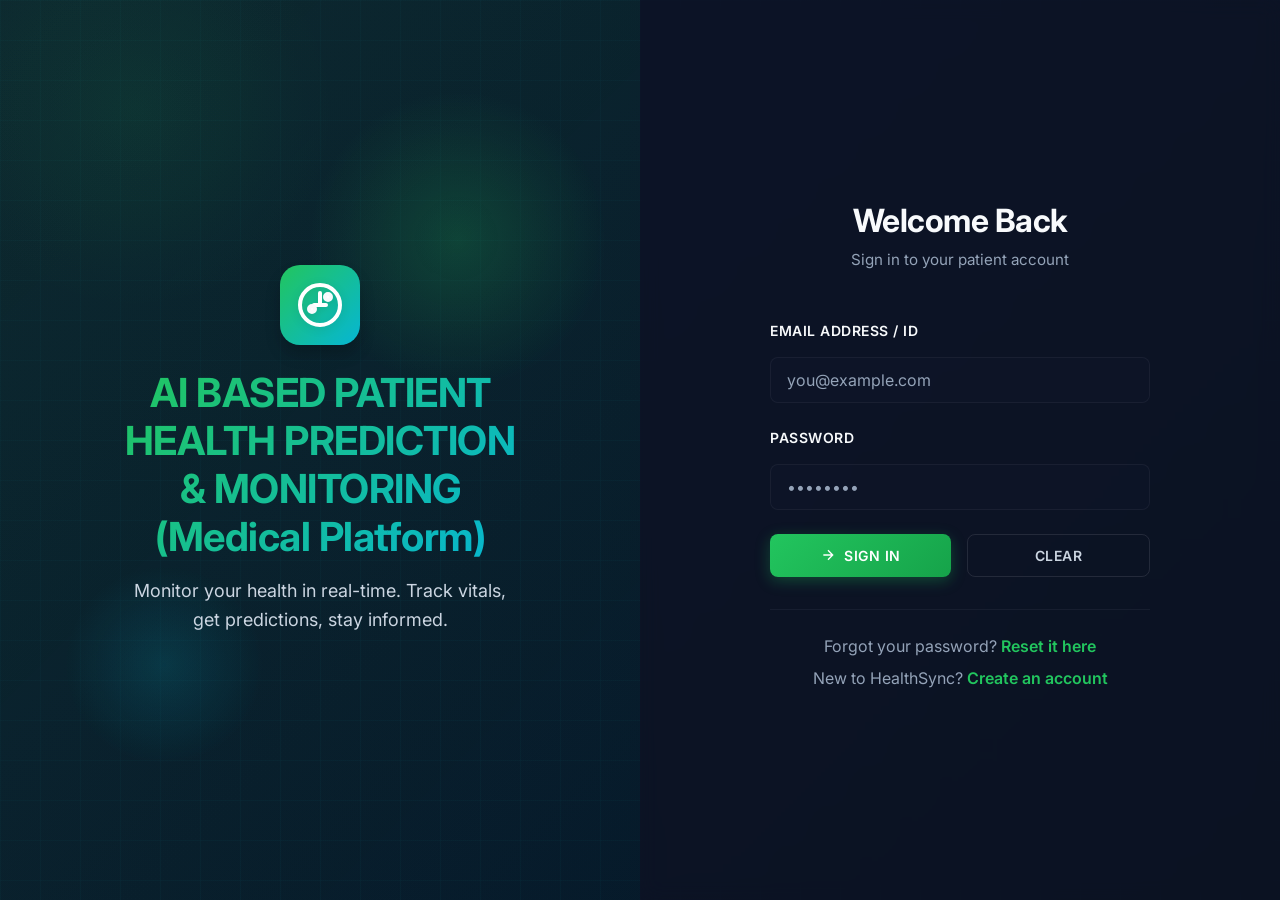
<file: exobios-frontend/index.html>
<!DOCTYPE html>
<html lang="en">

<head>
    <meta charset="UTF-8">
    <meta name="viewport" content="width=device-width, initial-scale=1.0">
    <title>HealthSync Pro - Patient Login</title>
    <link
        href="https://fonts.googleapis.com/css2?family=Inter:wght@400;500;600;700&family=Outfit:wght@600;700&display=swap"
        rel="stylesheet">
    <link rel="stylesheet" href="design-system.css">
    <style>
        /* Login Page Specific Styles */
        .login-container {
            min-height: 100vh;
            display: grid;
            grid-template-columns: 1fr 1fr;
            gap: 0;
            align-items: stretch;
            position: relative;
            z-index: 1;
        }

        .login-hero {
            background: linear-gradient(135deg, rgba(34, 197, 94, 0.15) 0%, rgba(6, 182, 212, 0.1) 100%);
            display: flex;
            flex-direction: column;
            align-items: center;
            justify-content: center;
            padding: var(--sp-3xl);
            position: relative;
            overflow: hidden;
        }

        .login-hero::before {
            content: '';
            position: absolute;
            width: 300px;
            height: 300px;
            background: radial-gradient(circle, rgba(34, 197, 94, 0.2) 0%, transparent 70%);
            border-radius: 50%;
            top: 10%;
            right: 5%;
            animation: float 20s ease-in-out infinite;
        }

        .login-hero::after {
            content: '';
            position: absolute;
            width: 200px;
            height: 200px;
            background: radial-gradient(circle, rgba(6, 182, 212, 0.15) 0%, transparent 70%);
            border-radius: 50%;
            bottom: 15%;
            left: 10%;
            animation: float 15s ease-in-out infinite reverse;
        }

        .hero-content {
            position: relative;
            z-index: 2;
            text-align: center;
            max-width: 400px;
        }

        .hero-icon {
            width: 80px;
            height: 80px;
            margin: 0 auto var(--sp-lg);
            background: linear-gradient(135deg, var(--primary-500) 0%, var(--accent-500) 100%);
            border-radius: var(--radius-2xl);
            display: flex;
            align-items: center;
            justify-content: center;
            box-shadow: var(--shadow-lg);
            animation: slideUp 600ms cubic-bezier(0.16, 1, 0.3, 1);
        }

        .hero-icon svg {
            width: 48px;
            height: 48px;
            filter: drop-shadow(0 2px 4px rgba(0, 0, 0, 0.1));
        }

        .hero-content h1 {
            font-size: 2.5rem;
            margin-bottom: var(--sp-md);
            background: linear-gradient(135deg, var(--primary-500) 0%, var(--accent-500) 100%);
            -webkit-background-clip: text;
            -webkit-text-fill-color: transparent;
            background-clip: text;
            animation: slideUp 700ms cubic-bezier(0.16, 1, 0.3, 1) 100ms both;
        }

        .hero-content p {
            color: var(--text-secondary);
            font-size: 1.125rem;
            line-height: 1.6;
            animation: slideUp 800ms cubic-bezier(0.16, 1, 0.3, 1) 200ms both;
        }

        .login-form-wrapper {
            display: flex;
            flex-direction: column;
            align-items: center;
            justify-content: center;
            padding: var(--sp-3xl) var(--sp-2xl);
            background: var(--bg-card);
            backdrop-filter: blur(10px);
        }

        .login-form {
            width: 100%;
            max-width: 380px;
        }

        .form-group {
            margin-bottom: var(--sp-lg);
        }

        .form-group label {
            display: block;
            margin-bottom: var(--sp-sm);
            font-weight: 600;
            color: var(--text-primary);
            font-size: 0.875rem;
            text-transform: uppercase;
            letter-spacing: 0.5px;
        }

        .form-group input {
            width: 100%;
            padding: 12px 16px;
            background: rgba(15, 23, 42, 0.5);
            border: 1px solid var(--border-light);
            border-radius: var(--radius-md);
            color: var(--text-primary);
            font-size: 1rem;
            font-family: 'Inter', sans-serif;
            transition: all var(--transition-fast);
        }

        .form-group input::placeholder {
            color: var(--text-muted);
        }

        .form-group input:focus {
            outline: none;
            border-color: var(--accent-500);
            background: rgba(15, 23, 42, 0.8);
            box-shadow: 0 0 0 3px rgba(6, 182, 212, 0.1);
        }

        .login-header {
            margin-bottom: var(--sp-2xl);
            text-align: center;
        }

        .login-header h2 {
            margin-bottom: var(--sp-sm);
            color: var(--text-primary);
        }

        .login-header p {
            color: var(--text-muted);
            font-size: 0.95rem;
        }

        .form-actions {
            display: flex;
            gap: var(--sp-md);
            margin-bottom: var(--sp-lg);
        }

        .form-actions .btn {
            flex: 1;
        }

        .login-footer {
            text-align: center;
            margin-top: var(--sp-xl);
            padding-top: var(--sp-lg);
            border-top: 1px solid var(--border-light);
        }

        .login-footer p {
            color: var(--text-muted);
            margin-bottom: var(--sp-sm);
        }

        .login-footer a {
            color: var(--primary-500);
            font-weight: 600;
            transition: color var(--transition-fast);
        }

        .login-footer a:hover {
            color: var(--primary-600);
        }

        /* Responsive Design */
        @media (max-width: 1024px) {
            .login-container {
                grid-template-columns: 1fr;
            }

            .login-hero {
                min-height: 300px;
                padding: var(--sp-2xl);
            }

            .hero-content h1 {
                font-size: 2rem;
            }
        }

        @media (max-width: 640px) {
            .login-form-wrapper {
                padding: var(--sp-2xl) var(--sp-lg);
            }

            .login-form {
                max-width: 100%;
            }

            .form-actions {
                flex-direction: column;
            }

            .hero-content h1 {
                font-size: 1.75rem;
            }
        }

        /* Animations */
        @keyframes slideUp {
            from {
                opacity: 0;
                transform: translateY(20px);
            }

            to {
                opacity: 1;
                transform: translateY(0);
            }
        }

        @keyframes float {

            0%,
            100% {
                transform: translateY(0px);
            }

            50% {
                transform: translateY(-20px);
            }
        }
    </style>
</head>

<body>
    <div class="medical-bg"></div>

    <div class="login-container">
        <section class="login-hero" aria-labelledby="hero-title">
            <div class="hero-content">
                <div class="hero-icon">
                    <svg viewBox="0 0 24 24" fill="none" stroke="currentColor" stroke-width="2">
                        <path d="M12 2C6.48 2 2 6.48 2 12s4.48 10 10 10 10-4.48 10-10S17.52 2 12 2z" stroke="white" />
                        <path d="M12 6v6m3 0h-6" stroke="white" stroke-linecap="round" />
                        <circle cx="16" cy="8" r="1.5" fill="white" />
                        <circle cx="8" cy="14" r="1.5" fill="white" />
                    </svg>
                </div>
                <h1 id="hero-title">AI BASED PATIENT
                    HEALTH PREDICTION
                    & MONITORING (Medical Platform)
                </h1>
                <p>Monitor your health in real-time. Track vitals, get predictions, stay informed.</p>
            </div>
        </section>

        <section class="login-form-wrapper" aria-labelledby="login-title">
            <div class="login-form">
                <div class="login-header">
                    <h2 id="login-title">Welcome Back</h2>
                    <p>Sign in to your patient account</p>
                </div>

                <form id="login-form" aria-label="Patient login form">
                    <div class="form-group">
                        <label for="email">Email Address / ID</label>
                        <input type="text" id="email" name="email" placeholder="you@example.com" required
                            aria-required="true">
                    </div>

                    <div class="form-group">
                        <label for="password">Password</label>
                        <input type="password" id="password" name="password" placeholder="••••••••" required
                            aria-required="true">
                    </div>

                    <div class="form-actions">
                        <button type="submit" class="btn btn-primary">
                            <svg width="16" height="16" viewBox="0 0 24 24" fill="none" stroke="currentColor"
                                stroke-width="2">
                                <path d="M5 12h14M12 5l7 7-7 7" />
                            </svg>
                            Sign In
                        </button>
                        <button type="reset" class="btn btn-ghost">Clear</button>
                    </div>
                </form>

                <div class="login-footer">
                    <p>Forgot your password? <a href="#" id="forgot-password-link">Reset it here</a></p>
                    <p>New to HealthSync? <a href="register.html">Create an account</a></p>
                </div>
            </div>
        </section>
    </div>

    <div id="toast-container" style="position: fixed; top: 20px; right: 20px; z-index: 1000;"></div>

    <script>
        const API_BASE_URL = 'http://localhost:8000/api';

        // Toast notification function
        function showToast(message, type = 'info') {
            const container = document.getElementById('toast-container');
            const toast = document.createElement('div');
            toast.style.cssText = `
                padding: 16px 20px;
                margin-bottom: 10px;
                background: ${type === 'success' ? '#22c55e' : type === 'error' ? '#ef4444' : '#3b82f6'};
                color: white;
                border-radius: 8px;
                animation: slideInToast 300ms ease-out;
                min-width: 300px;
                box-shadow: 0 4px 12px rgba(0,0,0,0.15);
                font-family: 'Inter', sans-serif;
            `;
            toast.textContent = message;
            container.appendChild(toast);

            setTimeout(() => {
                toast.style.animation = 'slideOutToast 300ms ease-in';
                setTimeout(() => toast.remove(), 300);
            }, 3000);
        }

        // Login form handler
        document.getElementById('login-form').addEventListener('submit', async function (e) {
            e.preventDefault();

            const email = document.getElementById('email').value.trim();
            const password = document.getElementById('password').value;
            const submitBtn = this.querySelector('button[type="submit"]');

            if (!email || !password) {
                showToast('Please enter email and password', 'error');
                return;
            }

            submitBtn.disabled = true;
            submitBtn.textContent = 'Signing in...';

            try {
                // 🚀 NEW LOGIC: Use Form Data to match FastAPI's built-in OAuth2 requirements
                const formData = new URLSearchParams();
                formData.append('username', email); // Must strictly be 'username' for OAuth2
                formData.append('password', password);

                const response = await fetch(`${API_BASE_URL}/login`, {
                    method: 'POST',
                    headers: {
                        'Content-Type': 'application/x-www-form-urlencoded',
                    },
                    body: formData
                });

                const data = await response.json();

                if (response.ok) {
                    showToast('Login successful!', 'success');

                    // Securely store tokens
                    localStorage.setItem('exobios_token', data.access_token);
                    if (data.user_id) localStorage.setItem('user_id', data.user_id);

                    // Redirect to dashboard
                    setTimeout(() => {
                        window.location.href = 'dashboard.html';
                    }, 1500);
                } else {
                    // Gracefully parse validation errors
                    let errorMessage = 'Login failed';
                    if (data.detail) {
                        if (Array.isArray(data.detail)) {
                            errorMessage = data.detail.map(err => err.msg).join(', ');
                        } else if (typeof data.detail === 'string') {
                            errorMessage = data.detail;
                        }
                    }
                    showToast(errorMessage, 'error');
                }
            } catch (error) {
                console.error('Login error:', error);
                showToast('Connection error. Make sure backend is running on http://localhost:8000', 'error');
            } finally {
                submitBtn.disabled = false;
                submitBtn.innerHTML = `
                    <svg width="16" height="16" viewBox="0 0 24 24" fill="none" stroke="currentColor" stroke-width="2">
                        <path d="M5 12h14M12 5l7 7-7 7" />
                    </svg>
                    Sign In
                `;
            }
        });

        // Password reset link
        document.getElementById('forgot-password-link').addEventListener('click', function (e) {
            e.preventDefault();
            window.location.href = 'reset-password.html';
        });

        // Demo login for testing
        window.demoLogin = function () {
            document.getElementById('email').value = 'demo@exobios.com';
            document.getElementById('password').value = 'demo123';
            document.getElementById('login-form').dispatchEvent(new Event('submit'));
        };
    </script>
</body>

</html>
</file>
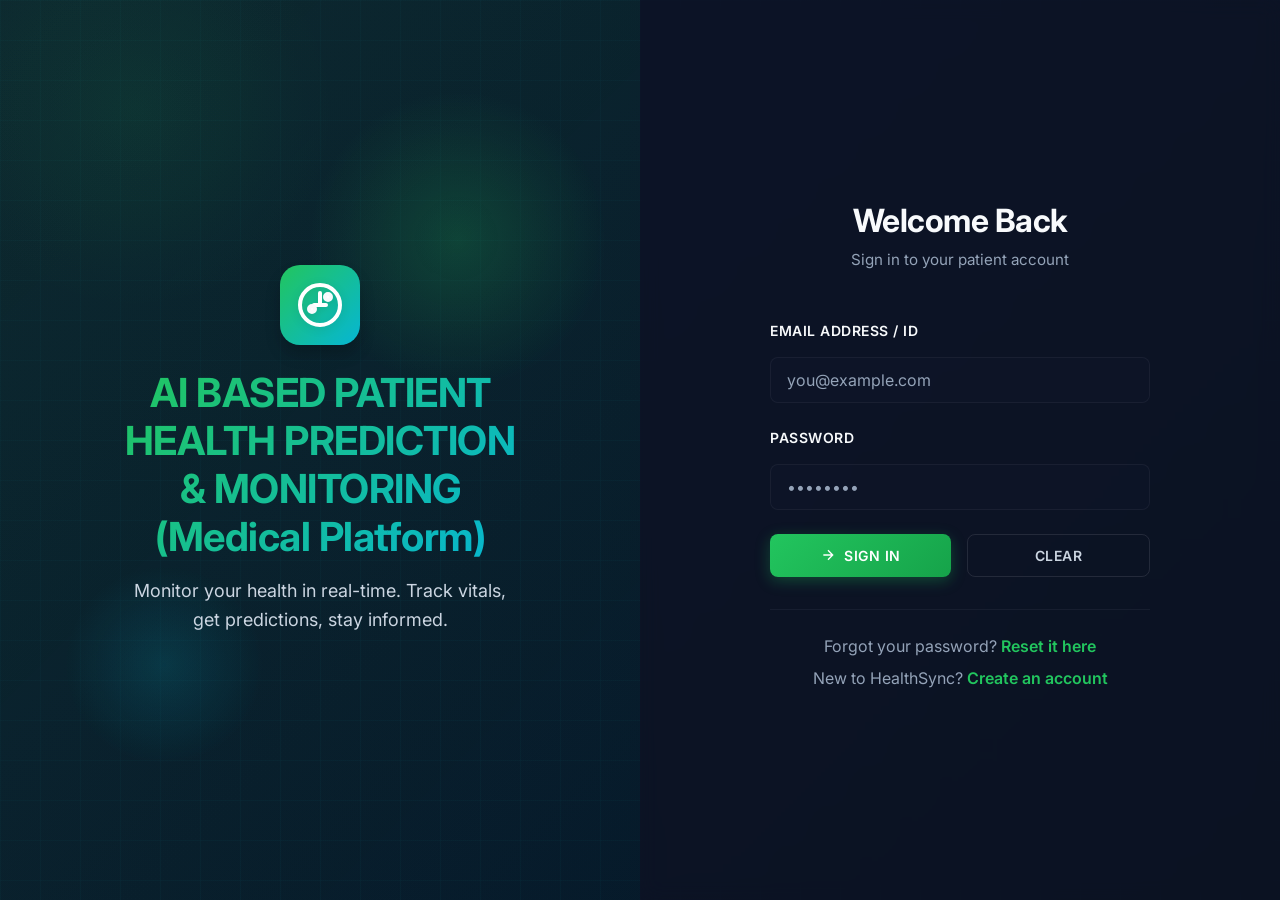
<file: exobios-frontend/assessment.html>
<!DOCTYPE html>
<html lang="en">

<head>
    <meta charset="UTF-8">
    <meta name="viewport" content="width=device-width, initial-scale=1.0">
    <title>Exobios - Patient Intake</title>
    <link href="https://fonts.googleapis.com/css2?family=Inter:wght@400;600;700&display=swap" rel="stylesheet">
    <style>
        /* =========================================
           GLASSMORPHISM ENTERPRISE THEME
           ========================================= */
        body,
        html {
            background: radial-gradient(circle at 10% 20%, #0f172a 0%, #020617 100%) !important;
            background-attachment: fixed !important;
            color: #e2e8f0;
            font-family: 'Inter', sans-serif;
            margin: 0;
            height: 100vh;
            overflow: hidden;
        }

        .ambient-glow {
            position: fixed;
            top: 10%;
            left: 20%;
            width: 50vw;
            height: 50vw;
            background: radial-gradient(circle, rgba(56, 189, 248, 0.08) 0%, rgba(0, 0, 0, 0) 60%);
            border-radius: 50%;
            z-index: -1;
            pointer-events: none;
            animation: floatGlow 15s ease-in-out infinite !important;
        }

        @keyframes floatGlow {
            0% {
                transform: translate(0px, 0px) scale(1);
                opacity: 0.8;
            }

            33% {
                transform: translate(30px, -50px) scale(1.1);
                opacity: 1;
            }

            66% {
                transform: translate(-20px, 20px) scale(0.9);
                opacity: 0.7;
            }

            100% {
                transform: translate(0px, 0px) scale(1);
                opacity: 0.8;
            }
        }

        .animate-entry {
            opacity: 0;
            animation: fadeSlideUp 0.7s cubic-bezier(0.16, 1, 0.3, 1) forwards;
        }

        .delay-1 {
            animation-delay: 0.1s;
        }

        .delay-2 {
            animation-delay: 0.2s;
        }

        @keyframes fadeSlideUp {
            from {
                opacity: 0;
                transform: translateY(20px);
            }

            to {
                opacity: 1;
                transform: translateY(0);
            }
        }

        .app-container {
            display: flex;
            height: 100vh;
        }

        /* Unified Sidebar matching Dashboard */
        .sidebar {
            width: 250px;
            background: rgba(15, 23, 42, 0.45);
            backdrop-filter: blur(16px);
            border-right: 1px solid rgba(255, 255, 255, 0.05);
            padding: 20px 0;
            display: flex;
            flex-direction: column;
            z-index: 10;
        }

        .brand {
            text-align: center;
            font-size: 18px;
            font-weight: 700;
            color: #fff;
            text-shadow: 0 0 15px rgba(56, 189, 248, 0.5);
            line-height: 1.4;
            padding: 0 10px 30px;
            display: flex;
            align-items: center;
            justify-content: center;
            gap: 10px;
        }

        .nav-menu a {
            display: block;
            padding: 15px 25px;
            color: #94a3b8;
            text-decoration: none;
            font-weight: 600;
            transition: all 0.3s cubic-bezier(0.16, 1, 0.3, 1);
            display: flex;
            align-items: center;
            gap: 10px;
        }

        .nav-menu a:hover {
            color: #fff;
            background: rgba(255, 255, 255, 0.05);
        }

        .nav-menu a.active {
            background: rgba(56, 189, 248, 0.15);
            color: #fff;
            box-shadow: inset 0 0 0 1px rgba(56, 189, 248, 0.3);
            border-radius: 8px;
            margin: 0 10px;
        }

        .main-content {
            flex: 1;
            display: flex;
            flex-direction: column;
            padding: 20px;
            overflow-y: auto;
        }

        .top-header {
            display: flex;
            justify-content: space-between;
            align-items: center;
            background: rgba(15, 23, 42, 0.45);
            backdrop-filter: blur(16px);
            padding: 15px 25px;
            border-radius: 16px;
            border: 1px solid rgba(255, 255, 255, 0.05);
            margin-bottom: 20px;
            box-shadow: 0 8px 32px 0 rgba(0, 0, 0, 0.3);
        }

        .header-title h2 {
            margin: 0;
            font-size: 18px;
            color: #fff;
            text-transform: uppercase;
            letter-spacing: 1px;
        }

        .back-link {
            color: #94a3b8;
            font-size: 12px;
            margin-bottom: 5px;
            display: inline-block;
            text-decoration: none;
            transition: 0.2s;
        }

        .back-link:hover {
            color: #38bdf8;
        }

        .assessment-grid {
            display: grid;
            grid-template-columns: 1.2fr 1fr;
            gap: 20px;
        }

        .glass-panel {
            background: rgba(15, 23, 42, 0.45);
            backdrop-filter: blur(16px);
            border: 1px solid rgba(255, 255, 255, 0.08);
            border-radius: 16px;
            padding: 25px;
            box-shadow: 0 8px 32px 0 rgba(0, 0, 0, 0.3);
        }

        .panel-title {
            color: #38bdf8;
            font-size: 14px;
            text-transform: uppercase;
            margin-top: 0;
            margin-bottom: 20px;
            font-weight: 700;
            letter-spacing: 1px;
            text-shadow: 0 0 10px rgba(56, 189, 248, 0.3);
        }

        .form-row {
            display: flex;
            gap: 15px;
            margin-bottom: 15px;
        }

        .form-group {
            flex: 1;
            display: flex;
            flex-direction: column;
        }

        .form-group label {
            color: #94a3b8;
            font-size: 11px;
            font-weight: 600;
            margin-bottom: 5px;
            text-transform: uppercase;
        }

        input,
        select,
        textarea {
            background: rgba(0, 0, 0, 0.2);
            border: 1px solid rgba(255, 255, 255, 0.1);
            color: #fff;
            padding: 12px 15px;
            border-radius: 8px;
            font-family: 'Inter', sans-serif;
            outline: none;
            width: 100%;
            box-sizing: border-box;
            transition: 0.2s;
        }

        input:focus,
        select:focus,
        textarea:focus {
            border-color: #38bdf8;
            box-shadow: 0 0 10px rgba(56, 189, 248, 0.2);
        }

        textarea {
            resize: vertical;
            min-height: 80px;
        }

        .telemetry-header {
            display: flex;
            justify-content: space-between;
            align-items: center;
            margin-bottom: 20px;
        }

        #btn-sync {
            background: transparent;
            color: #22c55e;
            border: 1px solid rgba(34, 197, 94, 0.5);
            padding: 8px 16px;
            border-radius: 8px;
            font-size: 12px;
            font-weight: 700;
            cursor: pointer;
            text-transform: uppercase;
            backdrop-filter: blur(4px);
            transition: 0.2s;
        }

        #btn-sync:hover {
            background: rgba(34, 197, 94, 0.1);
            box-shadow: 0 0 15px rgba(34, 197, 94, 0.3);
        }

        .vitals-grid {
            display: grid;
            grid-template-columns: 1fr 1fr;
            gap: 15px;
            margin-bottom: 20px;
        }

        .vital-box {
            background: rgba(0, 0, 0, 0.2);
            border: 1px solid rgba(255, 255, 255, 0.05);
            border-radius: 12px;
            padding: 20px;
            text-align: center;
            display: flex;
            flex-direction: column;
            justify-content: center;
            align-items: center;
            transition: transform 0.2s;
        }

        .vital-box:hover {
            transform: translateY(-2px);
            border-color: rgba(255, 255, 255, 0.1);
        }

        .vital-label {
            color: #94a3b8;
            font-size: 11px;
            font-weight: 700;
            margin-bottom: 10px;
            text-transform: uppercase;
        }

        .vital-value {
            font-size: 32px;
            font-weight: 700;
            color: #fff;
            text-shadow: 0 0 15px rgba(255, 255, 255, 0.2);
            margin-bottom: 5px;
        }

        .vital-unit {
            font-size: 12px;
            color: #64748b;
        }

        .ecg-status {
            background: rgba(0, 0, 0, 0.2);
            border: 1px solid rgba(255, 255, 255, 0.05);
            border-radius: 12px;
            padding: 15px;
            text-align: center;
            margin-bottom: 20px;
        }

        .warning-text {
            color: #eab308;
            font-size: 12px;
            text-align: center;
            margin-bottom: 15px;
            font-weight: 600;
        }

        #btn-generate {
            width: 100%;
            background: linear-gradient(135deg, #0ea5e9, #0284c7);
            color: #fff;
            border: none;
            padding: 16px;
            border-radius: 8px;
            font-size: 16px;
            font-weight: 700;
            cursor: pointer;
            box-shadow: 0 4px 15px rgba(14, 165, 233, 0.4);
            text-transform: uppercase;
            transition: 0.2s;
        }

        #btn-generate:hover {
            box-shadow: 0 8px 25px rgba(14, 165, 233, 0.6);
            transform: translateY(-2px);
        }

        #toast-container {
            position: fixed;
            top: 20px;
            right: 20px;
            z-index: 9999;
            display: flex;
            flex-direction: column;
            gap: 10px;
        }

        .toast {
            min-width: 250px;
            padding: 14px 20px;
            border-radius: 12px;
            background: rgba(15, 23, 42, 0.85);
            backdrop-filter: blur(12px);
            color: #f8fafc;
            font-size: 14px;
            font-weight: 600;
            border: 1px solid rgba(255, 255, 255, 0.1);
            border-left: 4px solid #3b82f6;
            animation: slideIn 0.3s ease-out forwards;
        }

        @keyframes slideIn {
            from {
                transform: translateX(120%);
                opacity: 0;
            }

            to {
                transform: translateX(0);
                opacity: 1;
            }
        }

        @media (max-width: 850px) {
            .app-container {
                flex-direction: column;
                overflow-y: auto;
            }

            .sidebar {
                width: 100%;
                padding: 15px;
                flex-direction: column;
                align-items: center;
                border-right: none;
                border-bottom: 1px solid rgba(255, 255, 255, 0.05);
            }

            .nav-menu {
                display: flex;
                width: 100%;
                overflow-x: auto;
                white-space: nowrap;
            }

            .assessment-grid {
                grid-template-columns: 1fr;
            }

            .form-row {
                flex-direction: column;
                gap: 15px;
            }

            .top-header {
                flex-direction: column;
                align-items: flex-start;
                gap: 15px;
            }

            .main-content {
                overflow-y: visible;
            }
        }
    </style>
</head>

<body>
    <div class="ambient-glow"></div>
    <div id="toast-container"></div>

    <div class="app-container">
        <aside class="sidebar">
            <div class="brand">
                <svg viewBox="0 0 24 24" fill="none" stroke="currentColor" stroke-width="2"
                    style="width: 28px; height: 28px; color: #38bdf8;">
                    <path d="M12 2v20M2 12h20"></path>
                </svg>
                AI BASED PATIENT
                HEALTH PREDICTION
                & MONITORING
            </div>
            <nav class="nav-menu">
                <a href="dashboard.html" class="nav-link">
                    <svg viewBox="0 0 24 24" fill="none" stroke="currentColor" stroke-width="2" width="18" height="18">
                        <path d="M3 9l9-7 9 7v11a2 2 0 0 1-2 2H5a2 2 0 0 1-2-2z" />
                    </svg>
                    Dashboard
                </a>
                <a href="assessment.html" class="nav-link active">
                    <svg viewBox="0 0 24 24" fill="none" stroke="currentColor" stroke-width="2" width="18" height="18">
                        <path d="M14 2H6a2 2 0 0 0-2 2v16a2 2 0 0 0 2 2h12a2 2 0 0 0 2-2V8z"></path>
                        <polyline points="14 2 14 8 20 8"></polyline>
                    </svg>
                    Assessment
                </a>
                <a href="results.html" class="nav-link">
                    <svg viewBox="0 0 24 24" fill="none" stroke="currentColor" stroke-width="2" width="18" height="18">
                        <path d="M11 4H4a2 2 0 0 0-2 2v14a2 2 0 0 0 2 2h14a2 2 0 0 0 2-2v-7" />
                        <path d="M18.5 2.5a2.121 2.121 0 0 1 3 3L12 15l-4 1 1-4 9.5-9.5z" />
                    </svg>
                    AI Triage Engine
                </a>
                <a href="#" class="nav-link" id="logout-link" style="margin-top: 20px; color: #ef4444;">
                    <svg viewBox="0 0 24 24" fill="none" stroke="currentColor" stroke-width="2" width="18" height="18">
                        <path d="M9 21H5a2 2 0 0 1-2-2V5a2 2 0 0 1 2-2h4" />
                        <polyline points="16 17 21 12 16 7" />
                        <line x1="21" y1="12" x2="9" y2="12" />
                    </svg>
                    Secure Logout
                </a>
            </nav>
        </aside>

        <main class="main-content">
            <header class="top-header animate-entry">
                <div class="header-title">
                    <a href="dashboard.html" class="back-link">← Back to Dashboard</a>
                    <h2>NEW PATIENT INTAKE</h2>
                </div>
                <div class="user-info" style="display: flex; gap: 15px; align-items: center;">
                    <span class="user-name" id="paramedic-name"
                        style="color: #cbd5e1; font-weight: 600; font-size: 14px;">Connecting...</span>
                    <span
                        style="display: flex; align-items: center; gap: 6px; font-size: 0.85rem; color: #22c55e; font-weight: bold;">
                        <span
                            style="width: 10px; height: 10px; background: #22c55e; border-radius: 50%; box-shadow: 0 0 8px rgba(34, 197, 94, 0.8);"></span>
                        LIVE
                    </span>
                </div>
            </header>

            <div class="assessment-grid">
                <div class="glass-panel animate-entry delay-1">
                    <h3 class="panel-title">PATIENT DEMOGRAPHICS & HISTORY</h3>

                    <div class="form-row">
                        <div class="form-group" style="flex: 2;">
                            <label>FULL NAME</label>
                            <input type="text" id="patient-name" placeholder="e.g., Rajesh Kumar" required>
                        </div>
                        <div class="form-group">
                            <label>AGE</label>
                            <input type="number" id="patient-age" placeholder="45" required>
                        </div>
                        <div class="form-group">
                            <label>SEX</label>
                            <select id="patient-sex">
                                <option value="Male">Male</option>
                                <option value="Female">Female</option>
                                <option value="Other">Other</option>
                            </select>
                        </div>
                    </div>

                    <div class="form-group" style="margin-bottom: 15px;">
                        <label>ABHA ID (Optional)</label>
                        <input type="text" id="patient-abha" placeholder="00-0000-0000">
                    </div>

                    <div class="form-group" style="margin-bottom: 15px;">
                        <label>PAST MEDICAL HISTORY</label>
                        <textarea id="patient-history" placeholder="Asthma, Hypertension, etc."></textarea>
                    </div>

                    <div class="form-group" style="margin-bottom: 15px;">
                        <label>CURRENT MEDICATIONS</label>
                        <textarea id="patient-meds" placeholder="List active prescriptions"></textarea>
                    </div>

                    <div class="form-row">
                        <div class="form-group">
                            <label>REPORTED SYMPTOMS</label>
                            <textarea id="patient-symptoms" placeholder="Primary complaint..."></textarea>
                        </div>
                        <div class="form-group">
                            <label>OBSERVED SIGNS</label>
                            <textarea id="patient-signs" placeholder="Sweating, pale, agitated..."></textarea>
                        </div>
                    </div>
                </div>

                <div class="glass-panel animate-entry delay-2" style="display: flex; flex-direction: column;">
                    <div class="telemetry-header">
                        <h3 class="panel-title" style="margin: 0;">LIVE TELEMETRY</h3>
                        <button id="btn-sync">SYNC LIVE DATA</button>
                    </div>

                    <div class="vitals-grid">
                        <div class="vital-box">
                            <span class="vital-label">BLOOD PRESSURE</span>
                            <div class="vital-value" id="val-bp">--/--</div>
                            <span class="vital-unit">mmHg</span>
                        </div>
                        <div class="vital-box">
                            <span class="vital-label">HEART RATE</span>
                            <div class="vital-value" id="val-hr"
                                style="color: #ef4444; text-shadow: 0 0 15px rgba(239,68,68,0.4);">--</div>
                            <span class="vital-unit">bpm</span>
                        </div>
                        <div class="vital-box">
                            <span class="vital-label">SpO2</span>
                            <div class="vital-value" id="val-spo2"
                                style="color: #38bdf8; text-shadow: 0 0 15px rgba(56,189,248,0.4);">--</div>
                            <span class="vital-unit">%</span>
                        </div>
                        <div class="vital-box">
                            <span class="vital-label">TEMPERATURE</span>
                            <div class="vital-value" id="val-temp"
                                style="color: #f59e0b; text-shadow: 0 0 15px rgba(245,158,11,0.4);">--</div>
                            <span class="vital-unit">°C</span>
                        </div>
                    </div>

                    <div class="ecg-status">
                        <span
                            style="font-size: 11px; color: #94a3b8; font-weight: 700; text-transform: uppercase;">12-LEAD
                            ECG STATUS</span>
                        <span id="ecg-text"
                            style="color: #64748b; font-weight: bold; font-size: 16px; margin-top: 5px; display: block;">Awaiting
                            Sync...</span>
                    </div>

                    <div style="margin-top: auto;">
                        <p class="warning-text">⚠️ Ensure all sensors are firmly attached before generating protocol.
                        </p>
                        <button id="btn-generate">GENERATE AI TRIAGE PROTOCOL</button>
                    </div>
                </div>

            </div>
        </main>
    </div>

    <script>
        const API_BASE = 'http://localhost:8000/api';

        function showToast(message, color = '#3b82f6') {
            const container = document.getElementById('toast-container');
            const toast = document.createElement('div');
            toast.className = `toast`;
            toast.style.borderLeftColor = color;
            toast.innerHTML = message;
            container.appendChild(toast);
            setTimeout(() => {
                toast.style.opacity = '0';
                toast.style.transform = 'translateY(-10px)';
                setTimeout(() => toast.remove(), 300);
            }, 3500);
        }

        document.addEventListener('DOMContentLoaded', () => {
            // Security Check
            const token = localStorage.getItem('exobios_token');
            if (!token) {
                window.location.href = 'index.html';
                return;
            }

            // Decode Token Name
            try {
                const payload = JSON.parse(atob(token.split('.')[1]));
                document.getElementById('paramedic-name').textContent = `Paramedic: ${payload.sub}`;
            } catch (e) {
                document.getElementById('paramedic-name').textContent = "Active Paramedic";
            }

            // ==========================================
            // AUTO-FILL LOGIC
            // ==========================================
            const autoFillData = localStorage.getItem('exobios_autofill');
            if (autoFillData) {
                try {
                    const patientData = JSON.parse(autoFillData);
                    setTimeout(() => {
                        const nameInput = document.getElementById('patient-name');
                        const sympInput = document.getElementById('patient-symptoms');
                        if (nameInput) nameInput.value = patientData.name || '';
                        if (sympInput) sympInput.value = patientData.symptoms || '';
                        showToast(`Auto-filled data for ${patientData.name}`, "#14b8a6");
                        localStorage.removeItem('exobios_autofill');
                    }, 100);
                } catch (e) {
                    console.error("Auto-fill parsing error", e);
                }
            }

            // ==========================================
            // HARDWARE SYNC
            // ==========================================
            const syncBtn = document.getElementById('btn-sync');
            syncBtn.addEventListener('click', async () => {
                const ogText = syncBtn.textContent;
                syncBtn.textContent = "SYNCING...";
                syncBtn.style.opacity = "0.7";

                try {
                    const response = await fetch(`${API_BASE}/telemetry`, {
                        headers: { 'Authorization': `Bearer ${token}` }
                    });

                    if (response.ok) {
                        const data = await response.json();

                        if (data.bpm && data.bpm !== "--") {
                            document.getElementById('val-hr').textContent = data.bpm;
                            document.getElementById('val-spo2').textContent = data.spo2;
                            document.getElementById('val-temp').textContent = data.temperature;
                            document.getElementById('val-bp').textContent = data.systolic_bp ? `${data.systolic_bp}/${data.diastolic_bp}` : "--/--";

                            document.getElementById('ecg-text').textContent = "Hardware Signal Locked. Ready.";
                            document.getElementById('ecg-text').style.color = "#22c55e";

                            syncBtn.textContent = "DATA SECURED";
                            syncBtn.style.color = "#22c55e";
                            syncBtn.style.borderColor = "rgba(34, 197, 94, 0.5)";
                            showToast("Real-time hardware telemetry synced successfully.", "#22c55e");
                        } else {
                            showToast("No active sensor data. Please check hardware connection.", "#f59e0b");
                        }
                    } else {
                        showToast("Failed to fetch telemetry from server.", "#ef4444");
                    }
                } catch (error) {
                    showToast("Server offline or disconnected.", "#ef4444");
                }

                if (syncBtn.textContent !== "DATA SECURED") {
                    setTimeout(() => { syncBtn.textContent = ogText; syncBtn.style.opacity = "1"; }, 2000);
                }
            });

            // ==========================================
            // GENERATE AI PROTOCOL
            // ==========================================
            const generateBtn = document.getElementById('btn-generate');
            generateBtn.addEventListener('click', async () => {
                const name = document.getElementById('patient-name').value.trim();
                const age = document.getElementById('patient-age').value.trim();
                if (!name || !age) {
                    showToast("Please enter Patient Name and Age.", "#eab308");
                    return;
                }

                const currentHR = document.getElementById('val-hr').textContent;
                if (currentHR === "--") {
                    showToast("Please Sync real hardware data before generating a protocol.", "#ef4444");
                    return;
                }

                generateBtn.textContent = "ANALYZING VITALS & GENERATING...";
                generateBtn.style.opacity = "0.8";

                const bpText = document.getElementById('val-bp').textContent;
                const sysBP = bpText !== "--/--" ? parseInt(bpText.split('/')[0]) : 120;
                const diaBP = bpText !== "--/--" ? parseInt(bpText.split('/')[1]) : 80;

                const patientPayload = {
                    patient_id: 1,
                    name: name,
                    age: parseInt(age) || 0,
                    sex: document.getElementById('patient-sex').value,
                    medical_history: document.getElementById('patient-history').value || "None reported",
                    medications: document.getElementById('patient-meds').value || "None reported",
                    symptoms: document.getElementById('patient-symptoms').value || "None reported",
                    observed_signs: document.getElementById('patient-signs').value || "None reported",
                    abha_id: document.getElementById('patient-abha').value || "",
                    heart_rate: parseInt(currentHR),
                    spo2: parseInt(document.getElementById('val-spo2').textContent),
                    temperature: parseFloat(document.getElementById('val-temp').textContent),
                    systolic_bp: sysBP,
                    diastolic_bp: diaBP
                };

                try {
                    const response = await fetch(`${API_BASE}/predict/health`, {
                        method: 'POST',
                        headers: { 'Content-Type': 'application/json', 'Authorization': `Bearer ${token}` },
                        body: JSON.stringify(patientPayload)
                    });

                    if (response.ok) {
                        showToast("Patient secured. Generating AI Triage Protocol...", "#22c55e");
                        setTimeout(() => window.location.href = 'results.html', 1000);
                    } else {
                        const errData = await response.json();
                        showToast(`Database Error: ${errData.detail || 'Could not save.'}`, "#ef4444");
                        generateBtn.textContent = "GENERATE AI TRIAGE PROTOCOL";
                        generateBtn.style.opacity = "1";
                    }
                } catch (error) {
                    showToast("Network Error: Could not reach Python server.", "#ef4444");
                    generateBtn.textContent = "GENERATE AI TRIAGE PROTOCOL";
                    generateBtn.style.opacity = "1";
                }
            });

            // Logout
            document.getElementById('logout-link').addEventListener('click', (e) => {
                e.preventDefault();
                localStorage.removeItem('exobios_token');
                window.location.href = 'index.html';
            });
        });
    </script>
</body>

</html>
</file>
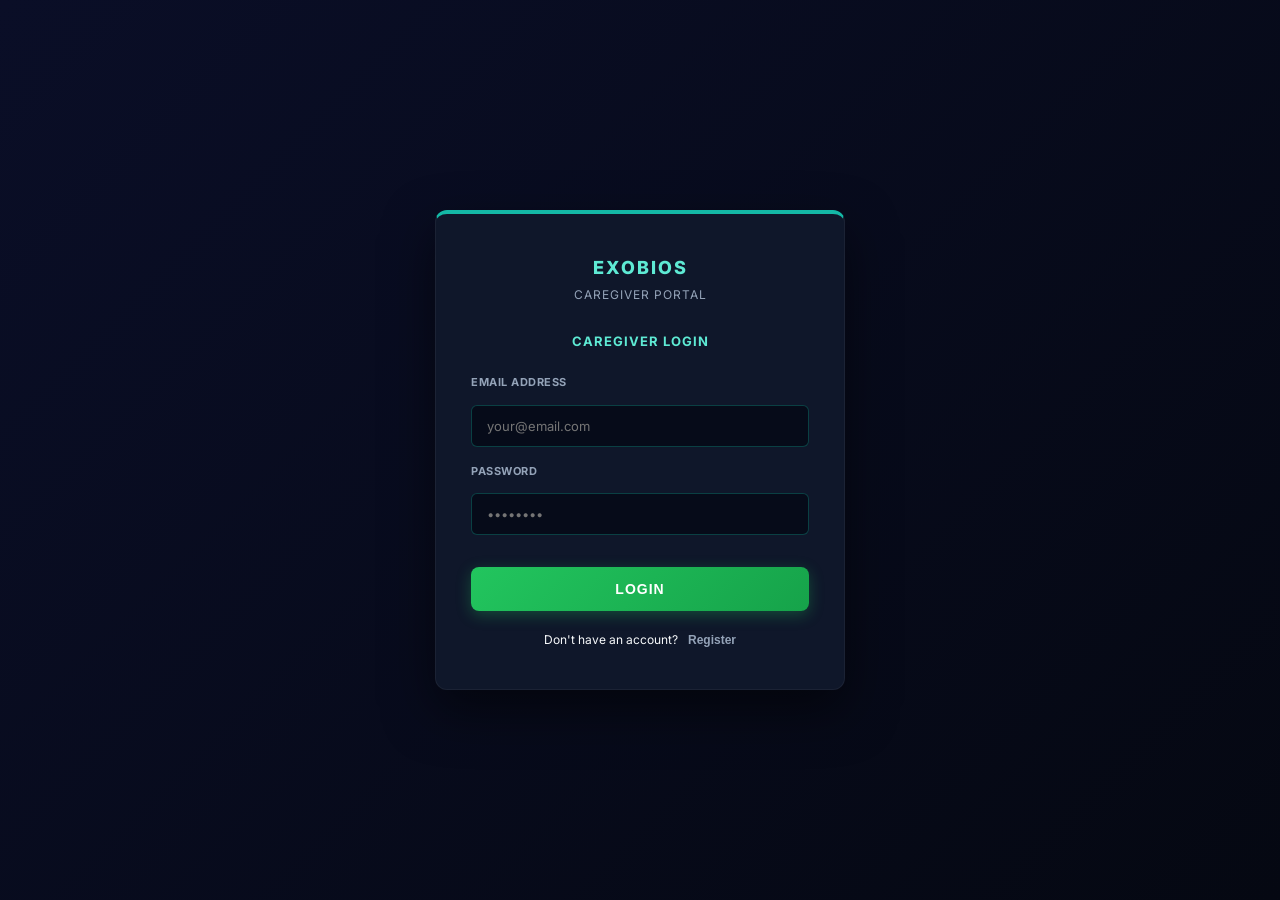
<file: exobios-frontend/caregiver-dashboard.html>
<!DOCTYPE html>
<html lang="en">

<head>
    <meta charset="UTF-8">
    <meta name="viewport" content="width=device-width, initial-scale=1.0">
    <title>HealthSync Pro - Caregiver Dashboard</title>
    <link
        href="https://fonts.googleapis.com/css2?family=Inter:wght@400;500;600;700&family=Outfit:wght@600;700&display=swap"
        rel="stylesheet">
    <link rel="stylesheet" href="design-system.css">
    <style>
        /* Caregiver Dashboard Specific Styles */
        body {
            background: linear-gradient(135deg, var(--bg-dark) 0%, var(--bg-darker) 100%);
            background-attachment: fixed;
            color: var(--text-primary);
            font-family: 'Inter', sans-serif;
            min-height: 100vh;
        }

        .app-container {
            display: flex;
            height: 100vh;
        }

        .sidebar {
            width: 250px;
            background: rgba(15, 23, 42, 0.45);
            backdrop-filter: blur(16px);
            border-right: 1px solid rgba(255, 255, 255, 0.05);
            padding: 20px 0;
            display: flex;
            flex-direction: column;
            overflow-y: auto;
        }

        .brand {
            text-align: center;
            font-size: 14px;
            font-weight: 700;
            color: #5eead4;
            padding: 0 10px 30px;
            text-transform: uppercase;
            letter-spacing: 1px;
        }

        .nav-menu a {
            display: block;
            padding: 12px 25px;
            color: #94a3b8;
            text-decoration: none;
            font-weight: 600;
            font-size: 12px;
            text-transform: uppercase;
            transition: 0.2s;
        }

        .nav-menu a:hover {
            background: rgba(255, 255, 255, 0.05);
            color: #5eead4;
        }

        .nav-menu a.active {
            background: rgba(94, 234, 212, 0.15);
            color: #5eead4;
            border-left: 3px solid #5eead4;
            padding-left: 22px;
        }

        .main-content {
            flex: 1;
            display: flex;
            flex-direction: column;
            padding: 20px;
            overflow-y: auto;
        }

        .header {
            display: flex;
            justify-content: space-between;
            align-items: center;
            background: rgba(15, 23, 42, 0.45);
            backdrop-filter: blur(16px);
            padding: 15px 25px;
            border-radius: 12px;
            border: 1px solid rgba(255, 255, 255, 0.08);
            margin-bottom: 20px;
        }

        .header h1 {
            font-size: 16px;
            color: #fff;
            text-transform: uppercase;
            letter-spacing: 1px;
        }

        .btn-logout {
            background: rgba(239, 68, 68, 0.1);
            border: 1px solid rgba(239, 68, 68, 0.5);
            color: #ef4444;
            padding: 8px 15px;
            border-radius: 6px;
            cursor: pointer;
            font-weight: 600;
            font-size: 11px;
            text-transform: uppercase;
            transition: 0.2s;
        }

        .btn-logout:hover {
            background: rgba(239, 68, 68, 0.2);
        }

        .patients-grid {
            display: grid;
            grid-template-columns: repeat(auto-fill, minmax(300px, 1fr));
            gap: 20px;
        }

        .patient-card {
            background: rgba(15, 23, 42, 0.45);
            backdrop-filter: blur(16px);
            border: 1px solid rgba(255, 255, 255, 0.08);
            border-radius: 12px;
            padding: 20px;
            box-shadow: 0 8px 32px rgba(0, 0, 0, 0.3);
            cursor: pointer;
            transition: 0.3s;
        }

        .patient-card:hover {
            border-color: rgba(94, 234, 212, 0.5);
            box-shadow: 0 12px 40px rgba(94, 234, 212, 0.1);
            transform: translateY(-5px);
        }

        .patient-card-header {
            display: flex;
            justify-content: space-between;
            align-items: start;
            margin-bottom: 15px;
        }

        .patient-name {
            font-size: 16px;
            font-weight: 700;
            color: #f8fafc;
        }

        .patient-age {
            font-size: 12px;
            color: #94a3b8;
            margin-top: 3px;
        }

        .risk-badge {
            display: inline-block;
            padding: 5px 10px;
            border-radius: 4px;
            font-size: 11px;
            font-weight: 700;
            text-transform: uppercase;
        }

        .risk-stable {
            background: rgba(34, 197, 94, 0.2);
            color: #22c55e;
        }

        .risk-warning {
            background: rgba(245, 158, 11, 0.2);
            color: #f59e0b;
        }

        .risk-critical {
            background: rgba(239, 68, 68, 0.2);
            color: #ef4444;
        }

        .patient-info {
            margin: 15px 0;
            padding: 15px 0;
            border-top: 1px solid rgba(255, 255, 255, 0.05);
            border-bottom: 1px solid rgba(255, 255, 255, 0.05);
        }

        .info-row {
            display: flex;
            justify-content: space-between;
            margin-bottom: 8px;
            font-size: 12px;
        }

        .info-label {
            color: #94a3b8;
        }

        .info-value {
            color: #5eead4;
            font-weight: 600;
        }

        .patient-actions {
            display: flex;
            gap: 10px;
            margin-top: 15px;
        }

        .btn-small {
            flex: 1;
            background: rgba(94, 234, 212, 0.1);
            border: 1px solid rgba(94, 234, 212, 0.3);
            color: #5eead4;
            padding: 8px;
            border-radius: 6px;
            cursor: pointer;
            font-size: 11px;
            font-weight: 700;
            text-transform: uppercase;
            transition: 0.2s;
        }

        .btn-small:hover {
            background: rgba(94, 234, 212, 0.2);
        }

        .empty-state {
            text-align: center;
            padding: 60px 20px;
            color: #94a3b8;
        }

        .empty-icon {
            font-size: 48px;
            margin-bottom: 15px;
        }

        .loading {
            text-align: center;
            padding: 40px;
            color: #94a3b8;
        }

        .spinner {
            border: 3px solid rgba(94, 234, 212, 0.2);
            border-top-color: #5eead4;
            border-radius: 50%;
            width: 40px;
            height: 40px;
            animation: spin 1s linear infinite;
            margin: 0 auto 15px;
        }

        @keyframes spin {
            to {
                transform: rotate(360deg);
            }
        }

        #toast-container {
            position: fixed;
            top: 20px;
            right: 20px;
            z-index: 9999;
            display: flex;
            flex-direction: column;
            gap: 10px;
        }

        .toast {
            min-width: 250px;
            padding: 15px;
            background: rgba(15, 23, 42, 0.9);
            border-left: 4px solid #5eead4;
            border-radius: 6px;
            animation: slideIn 0.3s ease;
            color: #fff;
            font-size: 13px;
        }

        @keyframes slideIn {
            from {
                transform: translateX(400px);
                opacity: 0;
            }

            to {
                transform: translateX(0);
                opacity: 1;
            }
        }

        @media (max-width: 768px) {
            .app-container {
                flex-direction: column;
            }

            .sidebar {
                width: 100%;
                flex-direction: row;
                justify-content: space-between;
                align-items: center;
                padding: 10px 15px;
                border-right: none;
                border-bottom: 1px solid rgba(255, 255, 255, 0.05);
            }

            .brand {
                padding: 0;
                margin-bottom: 0;
            }

            .nav-menu {
                display: flex;
            }

            .nav-menu a {
                padding: 5px 10px;
                font-size: 10px;
            }

            .patients-grid {
                grid-template-columns: 1fr;
            }
        }
    </style>
</head>

<body>
    <div class="app-container">
        <div class="sidebar">
            <div class="brand">Exobios<br>Caregiver</div>
            <div class="nav-menu">
                <a href="#" class="active">My Patients</a>
                <a href="#">Health History</a>
                <a href="#">Alerts</a>
            </div>
            <div style="flex: 1;"></div>
            <div class="nav-menu" style="border-top: 1px solid rgba(255,255,255,0.05); padding-top: 15px;">
                <a href="#" id="user-email" style="color: #5eead4; cursor: default;">user@email.com</a>
            </div>
        </div>

        <div class="main-content">
            <div class="header">
                <h1>My Patients</h1>
                <button class="btn-logout" id="btn-logout">Logout</button>
            </div>

            <div id="loading" class="loading">
                <div class="spinner"></div>
                <p>Loading your patients...</p>
            </div>

            <div id="content" style="display: none;">
                <div id="patients-container" class="patients-grid"></div>
                <div id="empty-state" class="empty-state" style="display: none;">
                    <div class="empty-icon">👥</div>
                    <h2 style="font-size: 18px; margin-bottom: 10px;">No Patients Yet</h2>
                    <p>You'll see patients here once a healthcare provider adds you as a caregiver.</p>
                </div>
            </div>
        </div>
    </div>

    <div id="toast-container"></div>

    <script>
        const API_BASE = 'http://localhost:8000/api';

        function showToast(msg, color = '#5eead4') {
            const container = document.getElementById('toast-container');
            const toast = document.createElement('div');
            toast.className = 'toast';
            toast.textContent = msg;
            toast.style.borderLeftColor = color;
            container.appendChild(toast);
            setTimeout(() => toast.remove(), 3000);
        }

        function getCaregiverToken() {
            const token = localStorage.getItem('caregiverToken');
            if (!token) {
                window.location.href = 'caregiver-login.html';
                return null;
            }
            return token;
        }

        async function loadPatients() {
            try {
                const token = getCaregiverToken();
                const email = localStorage.getItem('caregiverEmail') || "demo@exobios.com";

                // 🚀 MANAGER DEMO INTERCEPTOR
                if (token === 'demo_token_12345') {
                    const demoPatients = [{
                        patient_id: 1,
                        patient_name: "Rajesh Kumar",
                        patient_age: 45,
                        patient_sex: "Male",
                        current_risk_level: "HIGH",
                        relationship_to_patient: "Spouse",
                        latest_vitals: { heart_rate: 110, spo2: 92, temperature: 38.5 },
                        allergies: "Penicillin"
                    }];

                    document.getElementById('user-email').textContent = email;
                    displayPatients(demoPatients);
                    document.getElementById('loading').style.display = 'none';
                    document.getElementById('content').style.display = 'block';
                    return;
                }

                // Standard API Request
                const response = await fetch(`${API_BASE}/caregiver/my-patients`, {
                    headers: { 'Authorization': `Bearer ${token}` }
                });

                if (!response.ok) throw new Error('Failed to load patients');

                const patients = await response.json();
                document.getElementById('user-email').textContent = email;
                displayPatients(patients);

                document.getElementById('loading').style.display = 'none';
                document.getElementById('content').style.display = 'block';
            } catch (e) {
                showToast('Error: ' + e.message, '#ef4444');
                document.getElementById('loading').innerHTML = '<p style="color: #ef4444;">Error loading patients</p>';
            }
        }

        function displayPatients(patients) {
            const container = document.getElementById('patients-container');
            const empty = document.getElementById('empty-state');

            if (patients.length === 0) {
                container.style.display = 'none';
                empty.style.display = 'block';
                return;
            }

            container.innerHTML = patients.map(p => {
                const riskClass = p.current_risk_level === 'CRITICAL' ? 'risk-critical' :
                    p.current_risk_level === 'HIGH' ? 'risk-warning' : 'risk-stable';
                return `
                    <div class="patient-card">
                        <div class="patient-card-header">
                            <div>
                                <div class="patient-name">${p.patient_name}</div>
                                <div class="patient-age">${p.patient_age} years • ${p.patient_sex}</div>
                            </div>
                            <span class="risk-badge ${riskClass}">${p.current_risk_level || 'UNKNOWN'}</span>
                        </div>

                        <div class="patient-info">
                            <div class="info-row">
                                <span class="info-label">Relationship</span>
                                <span class="info-value">${p.relationship_to_patient}</span>
                            </div>
                            ${p.latest_vitals ? `
                                <div class="info-row">
                                    <span class="info-label">Heart Rate</span>
                                    <span class="info-value">${p.latest_vitals.heart_rate} bpm</span>
                                </div>
                                <div class="info-row">
                                    <span class="info-label">SpO2</span>
                                    <span class="info-value">${p.latest_vitals.spo2}%</span>
                                </div>
                                <div class="info-row">
                                    <span class="info-label">Temp</span>
                                    <span class="info-value">${p.latest_vitals.temperature}°C</span>
                                </div>
                            ` : '<div class="info-row"><span class="info-label">No recent data</span></div>'}
                            ${p.allergies ? `
                                <div class="info-row">
                                    <span class="info-label">Allergies</span>
                                    <span class="info-value">${p.allergies}</span>
                                </div>
                            ` : ''}
                        </div>

                        <div class="patient-actions">
                            <button class="btn-small" onclick="viewPatientHistory(${p.patient_id})">View History</button>
                        </div>
                    </div>
                `;
            }).join('');
        }

        function viewPatientHistory(patientId) {
            window.location.href = `caregiver-patient-history.html?id=${patientId}`;
        }

        document.addEventListener('DOMContentLoaded', () => {
            loadPatients();
            document.getElementById('btn-logout').addEventListener('click', () => {
                localStorage.removeItem('caregiverToken');
                localStorage.removeItem('caregiverEmail');
                window.location.href = 'caregiver-login.html';
            });
        });
    </script>
</body>

</html>
</file>
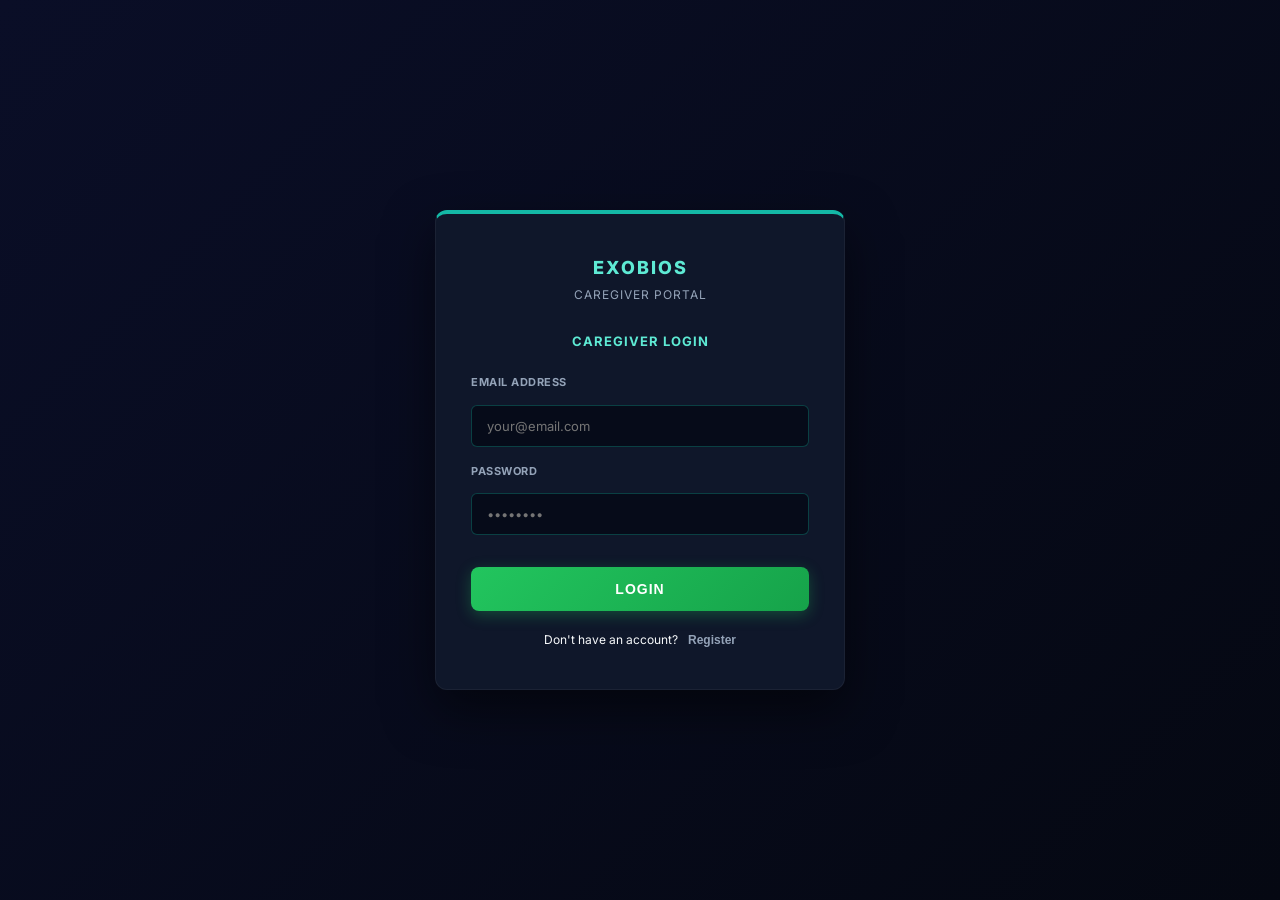
<file: exobios-frontend/caregiver-login.html>
<!DOCTYPE html>
<html lang="en">

<head>
    <meta charset="UTF-8">
    <meta name="viewport" content="width=device-width, initial-scale=1.0">
    <title>HealthSync Pro - Caregiver Login</title>
    <link
        href="https://fonts.googleapis.com/css2?family=Inter:wght@400;500;600;700&family=Outfit:wght@600;700&display=swap"
        rel="stylesheet">
    <link rel="stylesheet" href="design-system.css">
    <style>
        /* Use medical background from design-system.css */
        body {
            display: flex;
            justify-content: center;
            align-items: center;
            min-height: 100vh;
        }

        .auth-wrapper {
            width: 100%;
            max-width: 450px;
            padding: 20px;
            animation: slideUp 0.5s cubic-bezier(0.16, 1, 0.3, 1) forwards;
        }

        .clinical-panel {
            background: #0f172a;
            border: 1px solid rgba(255, 255, 255, 0.05);
            border-top: 4px solid #14b8a6;
            border-radius: 12px;
            padding: 40px 35px;
            box-shadow: 0 20px 50px rgba(0, 0, 0, 0.5);
        }

        .brand-header {
            text-align: center;
            margin-bottom: 30px;
        }

        .brand-title {
            font-size: 18px;
            font-weight: 800;
            color: #5eead4;
            margin: 0 0 5px 0;
            text-transform: uppercase;
            letter-spacing: 2px;
        }

        .brand-subtitle {
            font-size: 12px;
            color: #94a3b8;
            margin: 0;
            text-transform: uppercase;
            letter-spacing: 1px;
        }

        .form-title {
            color: #5eead4;
            font-size: 13px;
            text-transform: uppercase;
            margin: 0 0 25px 0;
            font-weight: 700;
            letter-spacing: 1px;
            text-align: center;
        }

        .form-group {
            margin-bottom: 16px;
        }

        .form-group label {
            display: block;
            color: #94a3b8;
            font-size: 11px;
            font-weight: 700;
            margin-bottom: 6px;
            text-transform: uppercase;
            letter-spacing: 0.5px;
        }

        input {
            background: #060b19;
            border: 1px solid rgba(20, 184, 166, 0.3);
            color: #fff;
            padding: 12px 15px;
            border-radius: 6px;
            font-family: 'Inter', sans-serif;
            font-size: 13px;
            outline: none;
            width: 100%;
            box-sizing: border-box;
            transition: 0.2s;
        }

        input:focus {
            border-color: #5eead4;
            box-shadow: 0 0 0 2px rgba(20, 184, 166, 0.2);
        }

        .btn-primary {
            background: linear-gradient(135deg, var(--primary-500) 0%, var(--primary-600) 100%);
            color: white;
            border: none;
            padding: 14px 20px;
            border-radius: var(--radius-md);
            font-size: 0.875rem;
            font-weight: 700;
            cursor: pointer;
            width: 100%;
            text-transform: uppercase;
            letter-spacing: 1px;
            transition: all var(--transition-fast);
            margin-top: var(--sp-md);
            box-shadow: 0 4px 15px rgba(34, 197, 94, 0.3);
        }

        .btn-primary:hover:not(:disabled) {
            transform: translateY(-2px);
            box-shadow: 0 6px 20px rgba(34, 197, 94, 0.5);
        }

        .btn-primary:disabled {
            background: var(--bg-secondary);
            cursor: not-allowed;
            color: var(--text-muted);
        }

        .text-link {
            color: #94a3b8;
            font-size: 12px;
            text-decoration: none;
            cursor: pointer;
            transition: 0.2s;
            font-weight: 600;
            background: none;
            border: none;
            padding: 0;
        }

        .text-link:hover {
            color: #5eead4;
        }

        .flex-center {
            display: flex;
            justify-content: center;
            align-items: center;
            gap: 10px;
            margin-top: 20px;
            font-size: 12px;
        }

        #toast-container {
            position: fixed;
            top: 20px;
            right: 20px;
            z-index: 9999;
            display: flex;
            flex-direction: column;
            gap: 10px;
        }

        .toast {
            min-width: 250px;
            padding: 15px;
            background: rgba(15, 23, 42, 0.9);
            border-left: 4px solid #5eead4;
            border-radius: 6px;
            animation: slideInToast 0.3s ease;
        }

        @keyframes slideInToast {
            from {
                transform: translateX(400px);
                opacity: 0;
            }

            to {
                transform: translateX(0);
                opacity: 1;
            }
        }

        .divider {
            height: 1px;
            background: rgba(255, 255, 255, 0.1);
            margin: 20px 0;
        }

        .view-section {
            display: none;
            animation: slideUp 0.3s ease forwards;
        }

        .view-section.active {
            display: block;
        }

        .alert-info {
            background: rgba(56, 189, 248, 0.1);
            border-left: 3px solid #38bdf8;
            color: #93c5fd;
            padding: 12px;
            border-radius: 6px;
            font-size: 12px;
            margin-bottom: 20px;
            line-height: 1.5;
        }
    </style>
</head>

<body>
    <div class="auth-wrapper">
        <div class="clinical-panel">
            <div class="brand-header">
                <div class="brand-title">Exobios</div>
                <div class="brand-subtitle">Caregiver Portal</div>
            </div>

            <div id="view-login" class="view-section active">
                <h2 class="form-title">Caregiver Login</h2>

                <div class="form-group">
                    <label>Email Address</label>
                    <input type="email" id="login-email" placeholder="your@email.com">
                </div>

                <div class="form-group">
                    <label>Password</label>
                    <input type="password" id="login-password" placeholder="••••••••">
                </div>

                <button class="btn-primary" id="btn-login" onclick="handleCaregiverLogin()">Login</button>

                <div class="flex-center">
                    <span>Don't have an account?</span>
                    <button class="text-link" onclick="switchView('view-register')">Register</button>
                </div>
            </div>

            <div id="view-register" class="view-section">
                <h2 class="form-title">Create Caregiver Account</h2>

                <div class="alert-info">
                    You'll be able to view patient health data once you're invited by a healthcare provider.
                </div>

                <div class="form-group">
                    <label>Full Name</label>
                    <input type="text" id="reg-name" placeholder="John Smith">
                </div>

                <div class="form-group">
                    <label>Email Address</label>
                    <input type="email" id="reg-email" placeholder="your@email.com">
                </div>

                <div class="form-group">
                    <label>Password</label>
                    <input type="password" id="reg-password" placeholder="••••••••">
                </div>

                <div class="form-group">
                    <label>Phone (Optional)</label>
                    <input type="tel" id="reg-phone" placeholder="9876543210">
                </div>

                <button class="btn-primary" id="btn-register" onclick="handleCaregiverRegister()">Create
                    Account</button>

                <div class="flex-center">
                    <span>Already have an account?</span>
                    <button class="text-link" onclick="switchView('view-login')">Login</button>
                </div>
            </div>
        </div>
    </div>

    <div id="toast-container"></div>

    <script>
        const API_BASE = 'http://localhost:8000/api';

        function showToast(msg, color = '#5eead4') {
            const container = document.getElementById('toast-container');
            const toast = document.createElement('div');
            toast.className = 'toast';
            toast.textContent = msg;
            toast.style.borderLeftColor = color;
            container.appendChild(toast);
            setTimeout(() => toast.remove(), 3000);
        }

        function switchView(viewId) {
            document.querySelectorAll('.view-section').forEach(el => el.classList.remove('active'));
            document.getElementById(viewId).classList.add('active');
        }

        async function handleCaregiverLogin() {
            try {
                const email = document.getElementById('login-email').value.trim();
                const password = document.getElementById('login-password').value;
                const btn = document.getElementById('btn-login');

                if (!email || !password) {
                    showToast('Please fill in all fields', '#ef4444');
                    return;
                }

                // 🚀 MANAGER DEMO BYPASS: Guarantees the presentation works instantly
                if (email.toLowerCase() === 'demo@exobios.com' && password === '1234') {
                    localStorage.setItem('caregiverToken', 'demo_token_12345');
                    localStorage.setItem('caregiverEmail', 'demo@exobios.com');
                    showToast('Demo Access Granted!', '#22c55e');
                    setTimeout(() => window.location.href = 'caregiver-dashboard.html', 1000);
                    return;
                }

                btn.disabled = true;
                btn.textContent = "VERIFYING...";

                const response = await fetch(`${API_BASE}/caregivers/login`, {
                    method: 'POST',
                    headers: { 'Content-Type': 'application/json' },
                    body: JSON.stringify({ email, password })
                });

                const data = await response.json();

                if (!response.ok) {
                    throw new Error(data.detail || 'Login failed');
                }

                localStorage.setItem('caregiverToken', data.access_token);
                localStorage.setItem('caregiverEmail', email);
                showToast('Login successful!', '#22c55e');
                setTimeout(() => window.location.href = 'caregiver-dashboard.html', 1000);
            } catch (e) {
                showToast('Error: ' + e.message, '#ef4444');
                const btn = document.getElementById('btn-login');
                btn.disabled = false;
                btn.textContent = "Login";
            }
        }

        async function handleCaregiverRegister() {
            try {
                const name = document.getElementById('reg-name').value.trim();
                const email = document.getElementById('reg-email').value.trim();
                const password = document.getElementById('reg-password').value;
                const phone = document.getElementById('reg-phone').value.trim();
                const btn = document.getElementById('btn-register');

                if (!name || !email || !password) {
                    showToast('Please fill in required fields', '#ef4444');
                    return;
                }

                btn.disabled = true;

                const response = await fetch(`${API_BASE}/caregivers/register`, {
                    method: 'POST',
                    headers: { 'Content-Type': 'application/json' },
                    body: JSON.stringify({
                        name,
                        email,
                        password,
                        phone: phone || null,
                        caregiver_type: 'Family'
                    })
                });

                const data = await response.json();

                if (!response.ok) {
                    throw new Error(data.detail || 'Registration failed');
                }

                showToast('Account created! You can now login.', '#22c55e');
                setTimeout(() => switchView('view-login'), 1500);
            } catch (e) {
                showToast('Error: ' + e.message, '#ef4444');
                document.getElementById('btn-register').disabled = false;
            }
        }
    </script>
</body>

</html>
</file>
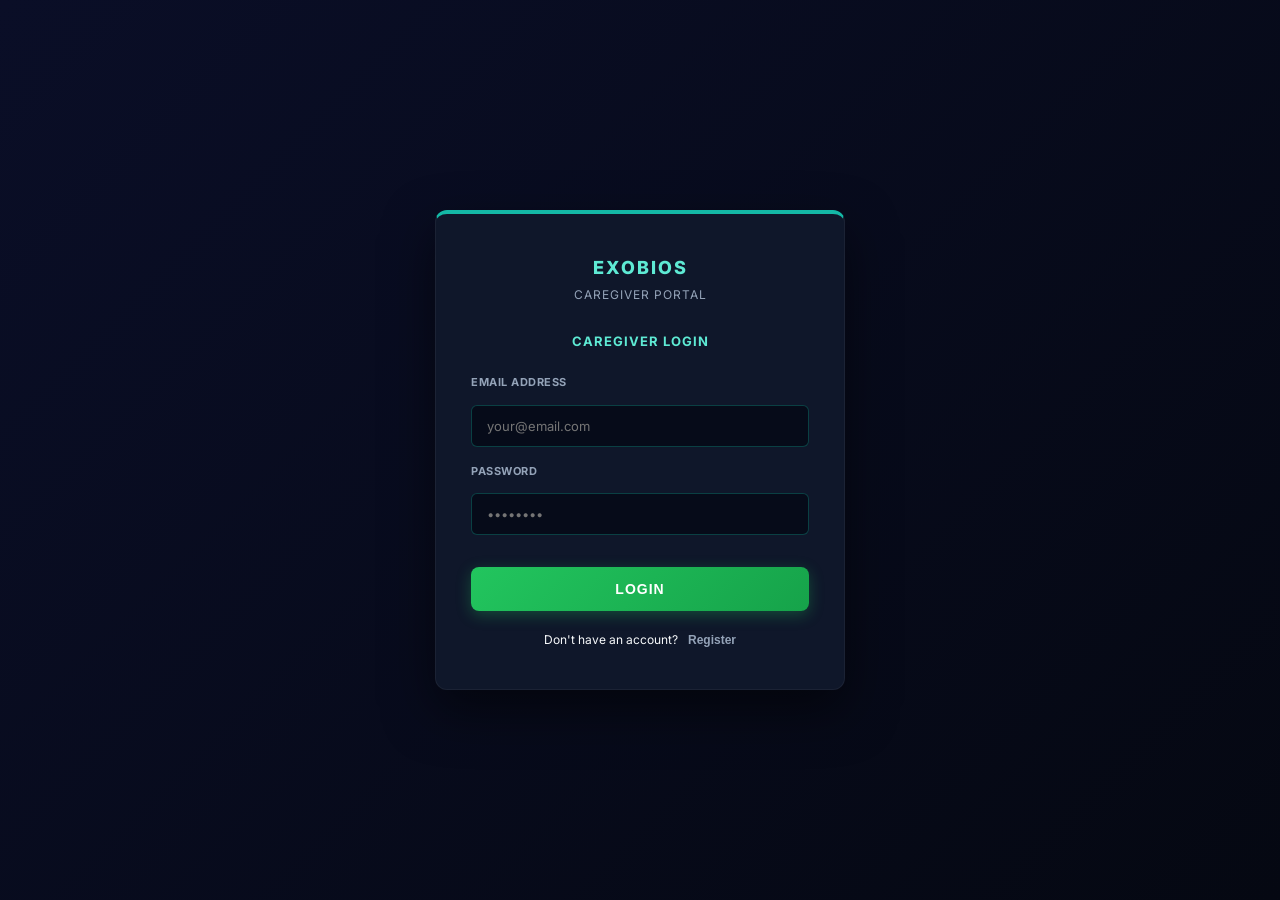
<file: exobios-frontend/caregiver-patient-history.html>
<!DOCTYPE html>
<html lang="en">

<head>
    <meta charset="UTF-8">
    <meta name="viewport" content="width=device-width, initial-scale=1.0">
    <title>HealthSync Pro - Patient History</title>
    <link
        href="https://fonts.googleapis.com/css2?family=Inter:wght@400;500;600;700&family=Outfit:wght@600;700&display=swap"
        rel="stylesheet">
    <link rel="stylesheet" href="design-system.css">
    <style>
        * {
            box-sizing: border-box;
            margin: 0;
            padding: 0;
        }

        /* Use medical background from design-system */
        body {
            position: relative;
            z-index: 0;
        }

        .container {
            max-width: 1200px;
            margin: 0 auto;
            position: relative;
            z-index: 1;
            padding: var(--sp-lg);
        }

        .header {
            background: rgba(15, 23, 42, 0.6);
            backdrop-filter: blur(10px);
            padding: var(--sp-lg);
            border-radius: var(--radius-lg);
            border: 1px solid var(--border-light);
            margin-bottom: var(--sp-lg);
            display: flex;
            justify-content: space-between;
            align-items: center;
        }

        .header-left h1 {
            font-size: 1.5rem;
            text-transform: uppercase;
            letter-spacing: 1px;
            margin-bottom: var(--sp-sm);
            background: linear-gradient(135deg, var(--primary-500) 0%, var(--accent-500) 100%);
            -webkit-background-clip: text;
            -webkit-text-fill-color: transparent;
            background-clip: text;
        }

        .header-left p {
            font-size: 0.875rem;
            color: var(--text-muted);
        }

        .btn-back {
            background: rgba(34, 197, 94, 0.1);
            border: 1px solid rgba(34, 197, 94, 0.3);
            color: var(--primary-500);
            padding: var(--sp-sm) var(--sp-md);
            border-radius: var(--radius-md);
            cursor: pointer;
            font-weight: 600;
            font-size: 0.75rem;
            text-transform: uppercase;
            transition: all var(--transition-fast);
        }

        .btn-back:hover {
            background: rgba(34, 197, 94, 0.2);
            transform: translateY(-2px);
        }

        .grid {
            display: grid;
            grid-template-columns: 1fr 1fr;
            gap: var(--sp-lg);
            margin-bottom: var(--sp-lg);
        }

        .panel {
            background: rgba(15, 23, 42, 0.6);
            backdrop-filter: blur(10px);
            border: 1px solid var(--border-light);
            border-radius: var(--radius-lg);
            padding: var(--sp-lg);
            box-shadow: 0 8px 32px rgba(0, 0, 0, 0.3);
        }

        .panel h2 {
            font-size: 1rem;
            text-transform: uppercase;
            letter-spacing: 1px;
            color: var(--primary-500);
            margin-bottom: var(--sp-md);
        }

        .metric-row {
            display: flex;
            justify-content: space-between;
            align-items: center;
            padding: var(--sp-md) 0;
            border-bottom: 1px solid rgba(255, 255, 255, 0.05);
        }

        .metric-row:last-child {
            border-bottom: none;
        }

        .metric-label {
            color: var(--text-muted);
            font-size: 0.875rem;
        }

        .metric-value {
            color: var(--accent-500);
            font-weight: 700;
            font-size: 0.95rem;
        }

        .status-indicator {
            display: inline-block;
            width: 10px;
            height: 10px;
            border-radius: 50%;
            margin-right: var(--sp-sm);
        }

        .status-stable {
            background: var(--primary-500);
        }

        .status-warning {
            background: var(--warning-500);
        }

        .status-critical {
            background: var(--danger-500);
        }

        .full-width {
            grid-column: 1 / -1;
        }

        .vitals-container {
            display: grid;
            grid-template-columns: repeat(3, 1fr);
            gap: var(--sp-md);
        }

        .vital-card {
            background: rgba(15, 23, 42, 0.5);
            border: 1px solid var(--border-light);
            border-radius: var(--radius-md);
            padding: var(--sp-md);
            text-align: center;
        }

        .vital-label {
            font-size: 0.75rem;
            color: var(--text-muted);
            text-transform: uppercase;
            margin-bottom: var(--sp-sm);
        }

        .vital-value {
            font-size: 1.75rem;
            font-weight: 700;
            color: var(--accent-500);
        }

        .vital-unit {
            font-size: 0.75rem;
            color: var(--text-muted);
        }

        .vitals-history {
            margin-top: var(--sp-md);
            max-height: 300px;
            overflow-y: auto;
        }

        .history-entry {
            padding: var(--sp-sm) 0;
            border-bottom: 1px solid rgba(255, 255, 255, 0.05);
            font-size: 0.875rem;
        }

        .history-entry .time {
            color: var(--text-muted);
        }

        .history-entry .values {
            color: var(--accent-500);
            font-weight: 600;
            margin-top: var(--sp-xs);
        }

        .alerts-section {
            max-height: 250px;
            overflow-y: auto;
        }

        @media (max-width: 1024px) {
            .grid {
                grid-template-columns: 1fr;
            }

            .vitals-container {
                grid-template-columns: repeat(2, 1fr);
            }
        }

        @media (max-width: 640px) {
            .header {
                flex-direction: column;
                gap: var(--sp-md);
            }

            .vitals-container {
                grid-template-columns: 1fr;
            }
        }

        .alert {
            background: rgba(239, 68, 68, 0.1);
            border-left: 3px solid #ef4444;
            padding: 12px;
            border-radius: 6px;
            margin-bottom: 10px;
            font-size: 12px;
        }

        .alert.warning {
            background: rgba(245, 158, 11, 0.1);
            border-left-color: #f59e0b;
        }

        .alert.info {
            background: rgba(56, 189, 248, 0.1);
            border-left-color: #38bdf8;
        }

        .loading {
            text-align: center;
            padding: 40px;
            color: #94a3b8;
        }

        .spinner {
            border: 3px solid rgba(94, 234, 212, 0.2);
            border-top-color: #5eead4;
            border-radius: 50%;
            width: 40px;
            height: 40px;
            animation: spin 1s linear infinite;
            margin: 0 auto 15px;
        }

        @keyframes spin {
            to {
                transform: rotate(360deg);
            }
        }

        @media (max-width: 768px) {
            .grid {
                grid-template-columns: 1fr;
            }

            .vitals-container {
                grid-template-columns: 1fr;
            }
        }
    </style>
</head>

<body>
    <div class="container">
        <div class="header">
            <div class="header-left">
                <h1 id="patient-name">Patient Health History</h1>
                <p id="patient-info">Loading...</p>
            </div>
            <button class="btn-back" onclick="window.history.back()">Back</button>
        </div>

        <div id="loading" class="loading">
            <div class="spinner"></div>
            <p>Loading patient data...</p>
        </div>

        <div id="content" style="display: none;">
            <div class="grid">
                <div class="panel">
                    <h2>Current Vitals</h2>
                    <div class="vitals-container">
                        <div class="vital-card">
                            <div class="vital-label">Heart Rate</div>
                            <div class="vital-value" id="vital-hr">--</div>
                            <div class="vital-unit">bpm</div>
                        </div>
                        <div class="vital-card">
                            <div class="vital-label">SpO2</div>
                            <div class="vital-value" id="vital-spo2">--</div>
                            <div class="vital-unit">%</div>
                        </div>
                        <div class="vital-card">
                            <div class="vital-label">Temperature</div>
                            <div class="vital-value" id="vital-temp">--</div>
                            <div class="vital-unit">°C</div>
                        </div>
                    </div>
                </div>

                <div class="panel">
                    <h2>Medical Status</h2>
                    <div class="metric-row">
                        <span class="metric-label">Risk Level</span>
                        <span><span class="status-indicator status-stable"></span><span id="risk-level"
                                class="metric-value">STABLE</span></span>
                    </div>
                    <div class="metric-row">
                        <span class="metric-label">Blood Type</span>
                        <span id="blood-type" class="metric-value">--</span>
                    </div>
                    <div class="metric-row">
                        <span class="metric-label">Allergies</span>
                        <span id="allergies" class="metric-value">None</span>
                    </div>
                    <div class="metric-row">
                        <span class="metric-label">Chronic Conditions</span>
                        <span id="conditions" class="metric-value">None</span>
                    </div>
                </div>

                <div class="panel full-width">
                    <h2>Vitals History (24 Hours)</h2>
                    <div class="vitals-history" id="vitals-history">
                        <p style="color: #94a3b8; font-size: 12px;">Loading vitals data...</p>
                    </div>
                </div>

                <div class="panel full-width">
                    <h2>Recent Alerts</h2>
                    <div class="alerts-section" id="alerts-section">
                        <p style="color: #94a3b8; font-size: 12px;">No alerts</p>
                    </div>
                </div>
            </div>
        </div>
    </div>

    <script>
        const API_BASE = 'http://localhost:8000/api';
        const urlParams = new URLSearchParams(window.location.search);
        const patientId = urlParams.get('id');

        function getCaregiverToken() {
            const token = localStorage.getItem('caregiverToken');
            if (!token) {
                window.location.href = 'caregiver-login.html';
                return null;
            }
            return token;
        }

        async function loadPatientHistory() {
            try {
                const token = getCaregiverToken();

                // 🚀 MANAGER DEMO INTERCEPTOR
                if (token === 'demo_token_12345') {
                    const demoPatient = {
                        patient_id: 1,
                        patient_name: "Rajesh Kumar",
                        patient_age: 45,
                        patient_sex: "Male",
                        current_risk_level: "HIGH",
                        medical_history: {
                            blood_type: "O+",
                            allergies: "Penicillin",
                            chronic_conditions: "Hypertension, Asthma"
                        }
                    };

                    const now = new Date();
                    const demoVitals = [
                        { recorded_at: now.toISOString(), heart_rate: 110, spo2: 92, temperature: 38.5 },
                        { recorded_at: new Date(now.getTime() - 15 * 60000).toISOString(), heart_rate: 108, spo2: 93, temperature: 38.2 },
                        { recorded_at: new Date(now.getTime() - 60 * 60000).toISOString(), heart_rate: 98, spo2: 96, temperature: 37.5 },
                        { recorded_at: new Date(now.getTime() - 120 * 60000).toISOString(), heart_rate: 85, spo2: 98, temperature: 37.1 }
                    ];

                    displayPatientHistory(demoPatient, demoVitals);
                    document.getElementById('loading').style.display = 'none';
                    document.getElementById('content').style.display = 'block';
                    return;
                }

                // Standard API Request
                const patientRes = await fetch(`${API_BASE}/patients/${patientId}`, {
                    headers: { 'Authorization': `Bearer ${token}` }
                });

                if (!patientRes.ok) throw new Error('Patient not found');
                const patient = await patientRes.json();

                const vitalsRes = await fetch(`${API_BASE}/patients/${patientId}/readings`, {
                    headers: { 'Authorization': `Bearer ${token}` }
                });
                const vitals = vitalsRes.ok ? await vitalsRes.json() : [];

                displayPatientHistory(patient, vitals);
                document.getElementById('loading').style.display = 'none';
                document.getElementById('content').style.display = 'block';
            } catch (e) {
                document.getElementById('loading').innerHTML =
                    `<p style="color: #ef4444;">Error: ${e.message}</p>`;
            }
        }

        function displayPatientHistory(patient, vitals) {
            const latest = vitals[0];

            document.getElementById('patient-name').textContent = patient.patient_name;
            document.getElementById('patient-info').textContent =
                `${patient.patient_age} years • ${patient.patient_sex}`;

            if (latest) {
                document.getElementById('vital-hr').textContent = latest.heart_rate || '--';
                document.getElementById('vital-spo2').textContent = latest.spo2 || '--';
                document.getElementById('vital-temp').textContent = latest.temperature || '--';
            }

            document.getElementById('blood-type').textContent =
                patient.medical_history?.blood_type || '--';
            document.getElementById('allergies').textContent =
                patient.medical_history?.allergies || 'None documented';
            document.getElementById('conditions').textContent =
                patient.medical_history?.chronic_conditions || 'None documented';

            const riskLevel = patient.current_risk_level || 'STABLE';
            const riskElement = document.getElementById('risk-level');
            const indicator = riskElement.parentElement.querySelector('.status-indicator');

            riskElement.textContent = riskLevel;
            indicator.className = 'status-indicator ' +
                (riskLevel === 'CRITICAL' ? 'status-critical' :
                    riskLevel === 'HIGH' ? 'status-warning' : 'status-stable');

            const historyDiv = document.getElementById('vitals-history');
            if (vitals.length > 0) {
                historyDiv.innerHTML = vitals.slice(0, 10).map(v => `
                    <div class="history-entry">
                        <div class="time">${new Date(v.recorded_at || v.timestamp).toLocaleString()}</div>
                        <div class="values">
                            HR: ${v.heart_rate || '--'} | SpO2: ${v.spo2 || '--'}% | Temp: ${v.temperature || '--'}°C
                        </div>
                    </div>
                `).join('');
            }

            const alertsDiv = document.getElementById('alerts-section');
            const alerts = [];

            if (latest?.heart_rate > 100) {
                alerts.push({ type: 'warning', msg: `High heart rate detected: ${latest.heart_rate} bpm` });
            }
            if (latest?.spo2 < 95) {
                alerts.push({ type: 'critical', msg: `Low oxygen saturation: ${latest.spo2}%` });
            }
            if (latest?.temperature > 38.5) {
                alerts.push({ type: 'critical', msg: `High fever detected: ${latest.temperature}°C` });
            }

            if (alerts.length > 0) {
                alertsDiv.innerHTML = alerts.map(a => `
                    <div class="alert ${a.type}">
                        <strong>Alert:</strong> ${a.msg}
                    </div>
                `).join('');
            } else {
                alertsDiv.innerHTML = '<p style="color: #94a3b8; font-size: 12px;">No active alerts</p>';
            }
        }

        document.addEventListener('DOMContentLoaded', () => {
            if (!patientId && getCaregiverToken() !== 'demo_token_12345') {
                document.getElementById('loading').innerHTML =
                    '<p style="color: #ef4444;">Invalid patient ID</p>';
            } else {
                loadPatientHistory();
            }
        });
    </script>
</body>

</html>
</file>
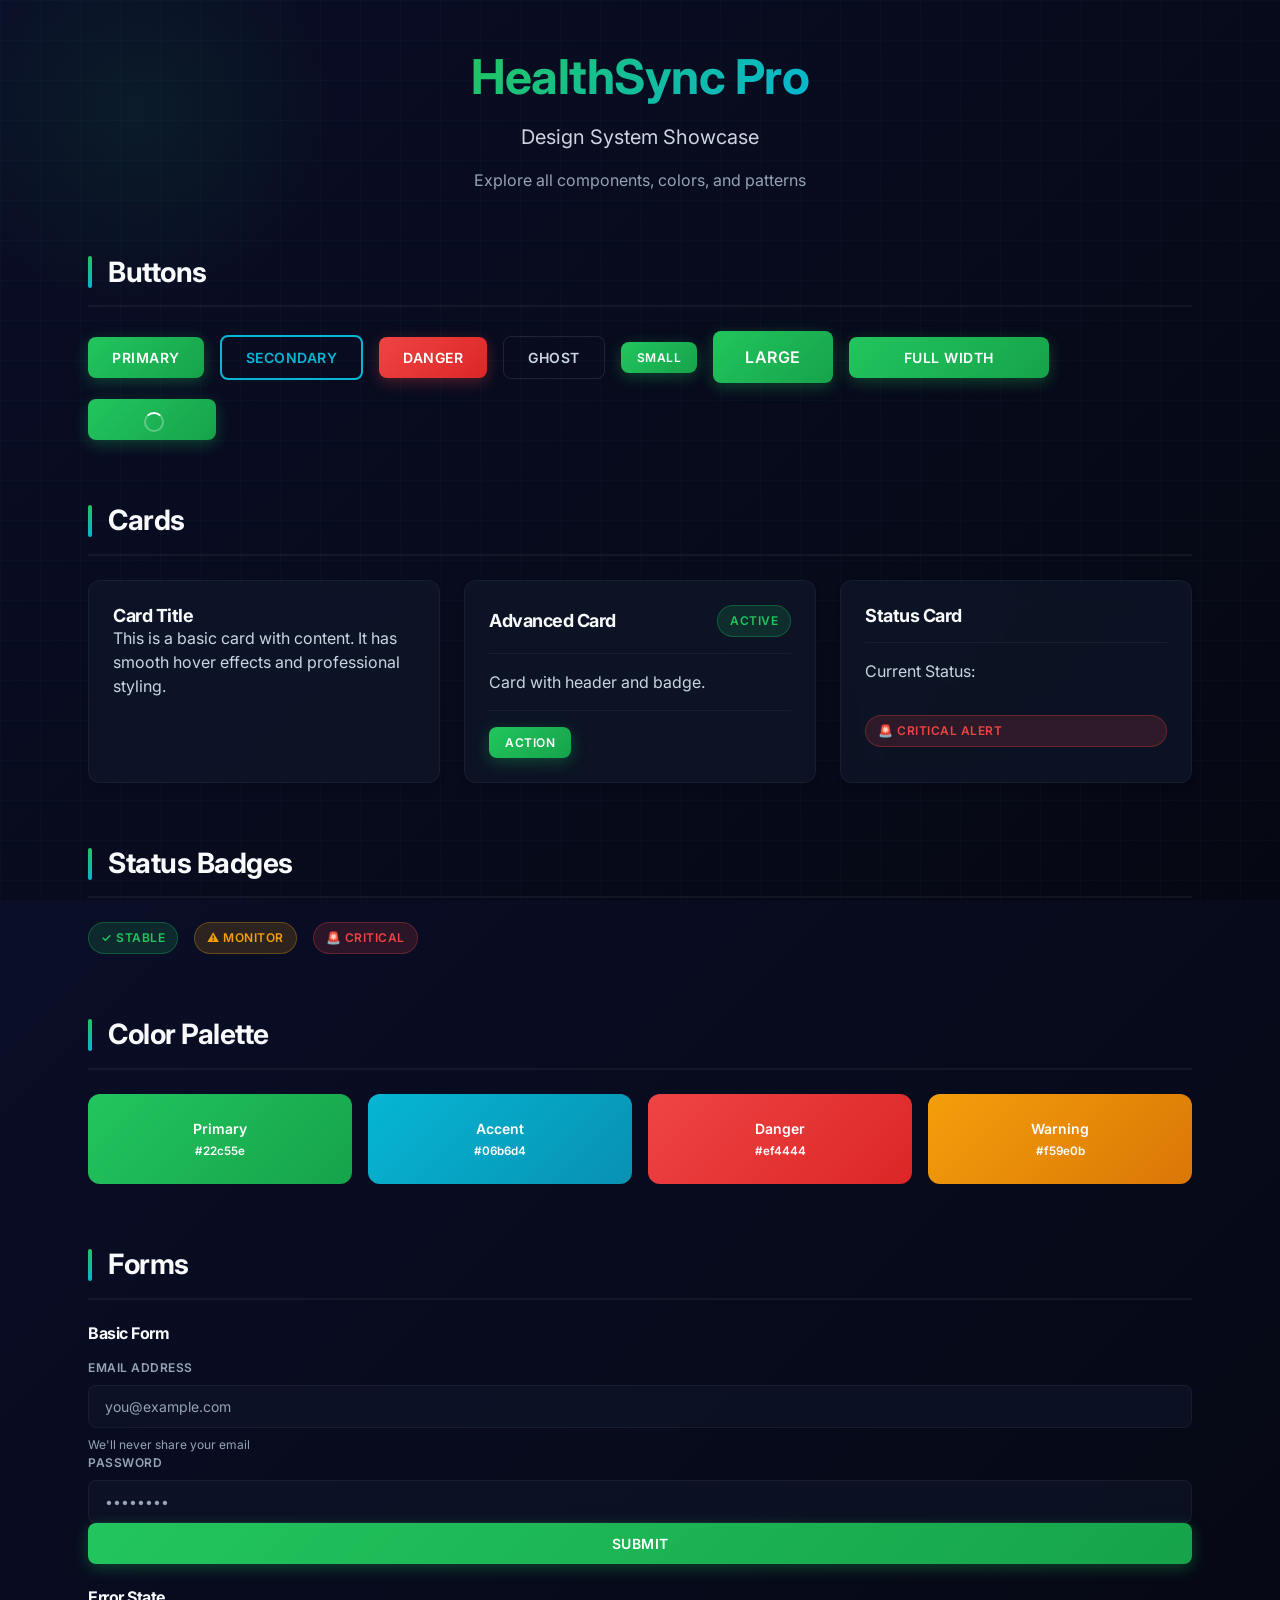
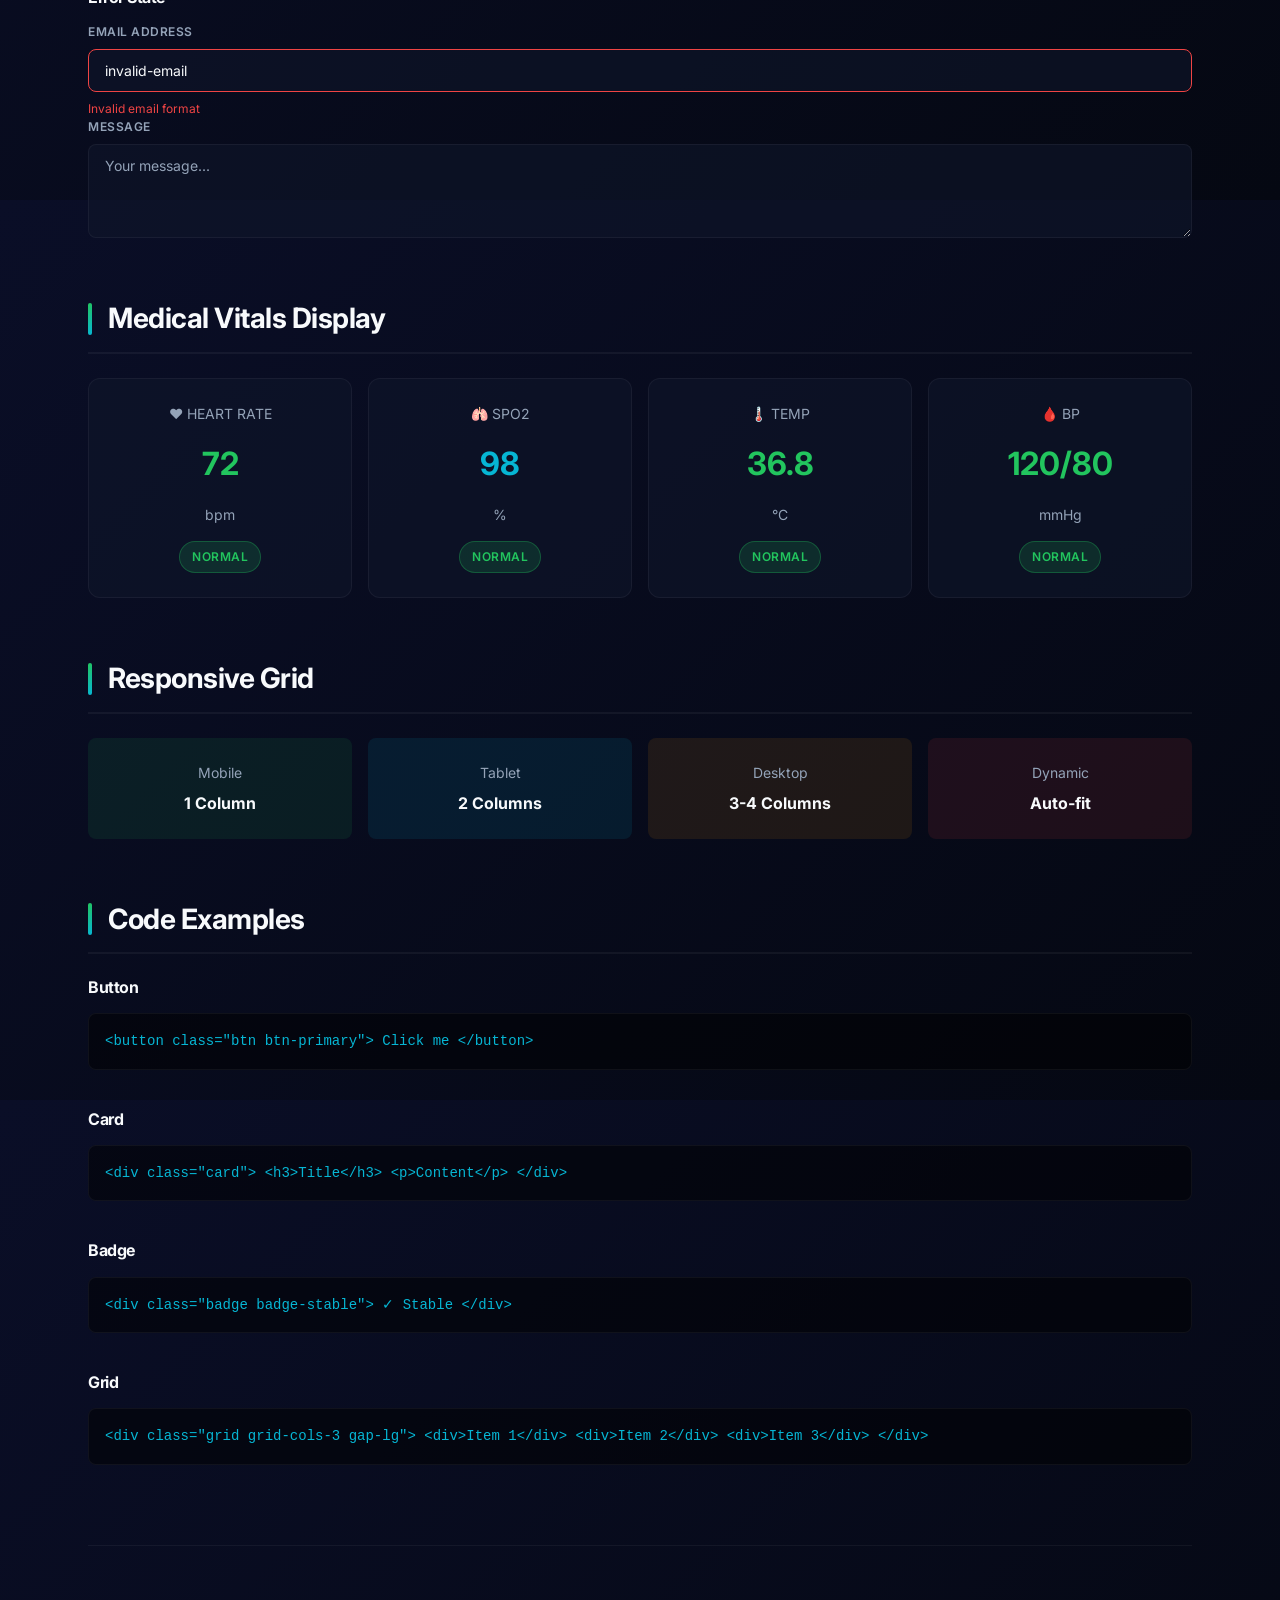
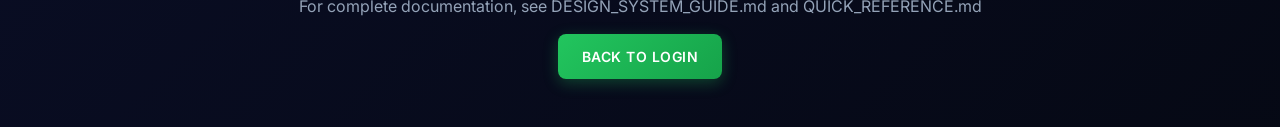
<file: exobios-frontend/design-showcase.html>
<!DOCTYPE html>
<html lang="en">

<head>
    <meta charset="UTF-8">
    <meta name="viewport" content="width=device-width, initial-scale=1.0">
    <title>HealthSync Pro - Design System Showcase</title>
    <link
        href="https://fonts.googleapis.com/css2?family=Inter:wght@400;500;600;700&family=Outfit:wght@600;700&display=swap"
        rel="stylesheet">
    <link rel="stylesheet" href="design-system.css">
    <style>
        .showcase-container {
            max-width: 1200px;
            margin: 0 auto;
            padding: var(--sp-2xl);
        }

        .showcase-header {
            text-align: center;
            margin-bottom: var(--sp-3xl);
            animation: fadeIn 0.6s var(--transition-base);
        }

        .showcase-section {
            margin-bottom: var(--sp-3xl);
            animation: fadeIn 0.6s var(--transition-base);
        }

        .section-title {
            font-size: 1.75rem;
            font-weight: 700;
            margin-bottom: var(--sp-lg);
            display: flex;
            align-items: center;
            gap: var(--sp-md);
            padding-bottom: var(--sp-md);
            border-bottom: 2px solid var(--border-light);
        }

        .section-title::before {
            content: '';
            width: 4px;
            height: 32px;
            background: linear-gradient(135deg, var(--primary-500) 0%, var(--accent-500) 100%);
            border-radius: 2px;
        }

        .showcase-grid {
            display: grid;
            grid-template-columns: repeat(auto-fit, minmax(200px, 1fr));
            gap: var(--sp-lg);
            margin-bottom: var(--sp-xl);
        }

        .item {
            padding: var(--sp-md);
            background: rgba(15, 23, 42, 0.3);
            border: 1px solid var(--border-light);
            border-radius: var(--radius-md);
            text-align: center;
        }

        .demo-buttons {
            display: flex;
            flex-wrap: wrap;
            gap: var(--sp-md);
            align-items: center;
        }

        .demo-badges {
            display: flex;
            flex-wrap: wrap;
            gap: var(--sp-md);
            align-items: center;
        }

        .color-swatch {
            display: grid;
            grid-template-columns: repeat(auto-fit, minmax(150px, 1fr));
            gap: var(--sp-md);
        }

        .color-box {
            padding: var(--sp-lg);
            border-radius: var(--radius-lg);
            text-align: center;
            color: white;
            font-weight: 600;
            font-size: 0.875rem;
        }

        .vitals-showcase {
            display: grid;
            grid-template-columns: repeat(4, 1fr);
            gap: var(--sp-md);
        }

        .vital-demo {
            background: rgba(15, 23, 42, 0.6);
            border: 1px solid var(--border-light);
            border-radius: var(--radius-lg);
            padding: var(--sp-lg);
            text-align: center;
        }

        .vital-value {
            font-size: 2rem;
            font-weight: 700;
            color: var(--primary-500);
            margin: var(--sp-md) 0;
        }

        .code-block {
            background: rgba(0, 0, 0, 0.5);
            border: 1px solid var(--border-light);
            border-radius: var(--radius-md);
            padding: var(--sp-md);
            overflow-x: auto;
            font-family: 'JetBrains Mono', monospace;
            font-size: 0.875rem;
            color: var(--accent-500);
            line-height: 1.6;
            margin: var(--sp-md) 0;
        }

        @media (max-width: 1024px) {
            .vitals-showcase {
                grid-template-columns: repeat(2, 1fr);
            }
        }

        @media (max-width: 640px) {
            .vitals-showcase {
                grid-template-columns: 1fr;
            }

            .showcase-container {
                padding: var(--sp-lg);
            }
        }
    </style>
</head>

<body>
    <div class="medical-bg"></div>

    <div class="showcase-container">
        <!-- Header -->
        <div class="showcase-header animate-in">
            <h1 style="font-size: 3rem; margin-bottom: var(--sp-md);">
                <span
                    style="background: linear-gradient(135deg, var(--primary-500) 0%, var(--accent-500) 100%); -webkit-background-clip: text; -webkit-text-fill-color: transparent; background-clip: text;">
                    HealthSync Pro
                </span>
            </h1>
            <p style="font-size: 1.25rem; color: var(--text-secondary);">Design System Showcase</p>
            <p style="color: var(--text-muted); margin-top: var(--sp-md);">Explore all components, colors, and patterns
            </p>
        </div>

        <!-- Buttons Section -->
        <div class="showcase-section animate-in">
            <h2 class="section-title">Buttons</h2>
            <div class="demo-buttons">
                <button class="btn btn-primary">Primary</button>
                <button class="btn btn-secondary">Secondary</button>
                <button class="btn btn-danger">Danger</button>
                <button class="btn btn-ghost">Ghost</button>
                <button class="btn btn-sm btn-primary">Small</button>
                <button class="btn btn-lg btn-primary">Large</button>
                <button class="btn btn-primary btn-full" style="max-width: 200px;">Full Width</button>
                <button class="btn btn-primary is-loading">Loading...</button>
            </div>
        </div>

        <!-- Cards Section -->
        <div class="showcase-section animate-in">
            <h2 class="section-title">Cards</h2>
            <div class="grid grid-cols-1 md:grid-cols-3 gap-lg">
                <div class="card">
                    <h3 class="card-title">Card Title</h3>
                    <p>This is a basic card with content. It has smooth hover effects and professional styling.</p>
                </div>

                <div class="card">
                    <div class="card-header">
                        <h3 class="card-title">Advanced Card</h3>
                        <div class="badge badge-stable">Active</div>
                    </div>
                    <div class="card-body">
                        <p>Card with header and badge.</p>
                    </div>
                    <div class="card-footer">
                        <button class="btn btn-sm btn-primary">Action</button>
                    </div>
                </div>

                <div class="card">
                    <div class="card-header">
                        <h3 class="card-title">Status Card</h3>
                    </div>
                    <div class="card-body">
                        <p style="margin-bottom: var(--sp-md);">Current Status:</p>
                        <div class="badge badge-critical">🚨 Critical Alert</div>
                    </div>
                </div>
            </div>
        </div>

        <!-- Status Badges Section -->
        <div class="showcase-section animate-in">
            <h2 class="section-title">Status Badges</h2>
            <div class="demo-badges">
                <div class="badge badge-stable">✓ Stable</div>
                <div class="badge badge-alert">⚠ Monitor</div>
                <div class="badge badge-critical">🚨 Critical</div>
            </div>
        </div>

        <!-- Colors Section -->
        <div class="showcase-section animate-in">
            <h2 class="section-title">Color Palette</h2>
            <div class="color-swatch">
                <div class="color-box"
                    style="background: linear-gradient(135deg, var(--primary-500) 0%, var(--primary-600) 100%);">
                    <div>Primary</div>
                    <small>#22c55e</small>
                </div>
                <div class="color-box"
                    style="background: linear-gradient(135deg, var(--accent-500) 0%, var(--accent-600) 100%);">
                    <div>Accent</div>
                    <small>#06b6d4</small>
                </div>
                <div class="color-box"
                    style="background: linear-gradient(135deg, var(--danger-500) 0%, var(--danger-600) 100%);">
                    <div>Danger</div>
                    <small>#ef4444</small>
                </div>
                <div class="color-box"
                    style="background: linear-gradient(135deg, var(--warning-500) 0%, var(--warning-600) 100%);">
                    <div>Warning</div>
                    <small>#f59e0b</small>
                </div>
            </div>
        </div>

        <!-- Forms Section -->
        <div class="showcase-section animate-in">
            <h2 class="section-title">Forms</h2>
            <div class="grid grid-cols-1 md:grid-cols-2 gap-lg">
                <div>
                    <h3 style="font-size: 1rem; margin-bottom: var(--sp-md);">Basic Form</h3>
                    <form>
                        <div class="form-group">
                            <label class="form-label">Email Address</label>
                            <input type="email" class="form-control" placeholder="you@example.com">
                            <span class="form-hint">We'll never share your email</span>
                        </div>

                        <div class="form-group">
                            <label class="form-label">Password</label>
                            <input type="password" class="form-control" placeholder="••••••••">
                        </div>

                        <button type="submit" class="btn btn-primary btn-full">Submit</button>
                    </form>
                </div>

                <div>
                    <h3 style="font-size: 1rem; margin-bottom: var(--sp-md);">Error State</h3>
                    <div class="form-group is-error">
                        <label class="form-label">Email Address</label>
                        <input type="email" class="form-control" value="invalid-email">
                        <span class="form-error">Invalid email format</span>
                    </div>

                    <div class="form-group">
                        <label class="form-label">Message</label>
                        <textarea class="form-control" rows="4" placeholder="Your message..."></textarea>
                    </div>
                </div>
            </div>
        </div>

        <!-- Medical Vitals Section -->
        <div class="showcase-section animate-in">
            <h2 class="section-title">Medical Vitals Display</h2>
            <div class="vitals-showcase">
                <div class="vital-demo">
                    <div
                        style="color: var(--text-muted); font-size: 0.875rem; text-transform: uppercase; margin-bottom: var(--sp-md);">
                        ❤️ Heart Rate</div>
                    <div class="vital-value">72</div>
                    <div style="color: var(--text-muted); font-size: 0.875rem;">bpm</div>
                    <div class="badge badge-stable" style="margin-top: var(--sp-md); justify-content: center;">Normal
                    </div>
                </div>

                <div class="vital-demo">
                    <div
                        style="color: var(--text-muted); font-size: 0.875rem; text-transform: uppercase; margin-bottom: var(--sp-md);">
                        🫁 SpO2</div>
                    <div class="vital-value" style="color: var(--accent-500);">98</div>
                    <div style="color: var(--text-muted); font-size: 0.875rem;">%</div>
                    <div class="badge badge-stable" style="margin-top: var(--sp-md); justify-content: center;">Normal
                    </div>
                </div>

                <div class="vital-demo">
                    <div
                        style="color: var(--text-muted); font-size: 0.875rem; text-transform: uppercase; margin-bottom: var(--sp-md);">
                        🌡️ Temp</div>
                    <div class="vital-value" style="color: var(--primary-500);">36.8</div>
                    <div style="color: var(--text-muted); font-size: 0.875rem;">°C</div>
                    <div class="badge badge-stable" style="margin-top: var(--sp-md); justify-content: center;">Normal
                    </div>
                </div>

                <div class="vital-demo">
                    <div
                        style="color: var(--text-muted); font-size: 0.875rem; text-transform: uppercase; margin-bottom: var(--sp-md);">
                        🩸 BP</div>
                    <div class="vital-value">120/80</div>
                    <div style="color: var(--text-muted); font-size: 0.875rem;">mmHg</div>
                    <div class="badge badge-stable" style="margin-top: var(--sp-md); justify-content: center;">Normal
                    </div>
                </div>
            </div>
        </div>

        <!-- Grid System -->
        <div class="showcase-section animate-in">
            <h2 class="section-title">Responsive Grid</h2>
            <div class="grid grid-cols-1 sm:grid-cols-2 md:grid-cols-4 gap-md">
                <div
                    style="background: rgba(34, 197, 94, 0.1); padding: var(--sp-lg); border-radius: var(--radius-md); text-align: center;">
                    <div style="color: var(--text-muted); font-size: 0.875rem; margin-bottom: var(--sp-sm);">Mobile
                    </div>
                    <div style="font-weight: 700;">1 Column</div>
                </div>
                <div
                    style="background: rgba(6, 182, 212, 0.1); padding: var(--sp-lg); border-radius: var(--radius-md); text-align: center;">
                    <div style="color: var(--text-muted); font-size: 0.875rem; margin-bottom: var(--sp-sm);">Tablet
                    </div>
                    <div style="font-weight: 700;">2 Columns</div>
                </div>
                <div
                    style="background: rgba(245, 158, 11, 0.1); padding: var(--sp-lg); border-radius: var(--radius-md); text-align: center;">
                    <div style="color: var(--text-muted); font-size: 0.875rem; margin-bottom: var(--sp-sm);">Desktop
                    </div>
                    <div style="font-weight: 700;">3-4 Columns</div>
                </div>
                <div
                    style="background: rgba(239, 68, 68, 0.1); padding: var(--sp-lg); border-radius: var(--radius-md); text-align: center;">
                    <div style="color: var(--text-muted); font-size: 0.875rem; margin-bottom: var(--sp-sm);">Dynamic
                    </div>
                    <div style="font-weight: 700;">Auto-fit</div>
                </div>
            </div>
        </div>

        <!-- Code Examples -->
        <div class="showcase-section animate-in">
            <h2 class="section-title">Code Examples</h2>
            <div class="grid grid-cols-1 md:grid-cols-2 gap-lg">
                <div>
                    <h3 style="font-size: 1rem; margin-bottom: var(--sp-md);">Button</h3>
                    <div class="code-block">&lt;button class="btn btn-primary"&gt;
                        Click me
                        &lt;/button&gt;</div>
                </div>

                <div>
                    <h3 style="font-size: 1rem; margin-bottom: var(--sp-md);">Card</h3>
                    <div class="code-block">&lt;div class="card"&gt;
                        &lt;h3&gt;Title&lt;/h3&gt;
                        &lt;p&gt;Content&lt;/p&gt;
                        &lt;/div&gt;</div>
                </div>

                <div>
                    <h3 style="font-size: 1rem; margin-bottom: var(--sp-md);">Badge</h3>
                    <div class="code-block">&lt;div class="badge badge-stable"&gt;
                        ✓ Stable
                        &lt;/div&gt;</div>
                </div>

                <div>
                    <h3 style="font-size: 1rem; margin-bottom: var(--sp-md);">Grid</h3>
                    <div class="code-block">&lt;div class="grid grid-cols-3 gap-lg"&gt;
                        &lt;div&gt;Item 1&lt;/div&gt;
                        &lt;div&gt;Item 2&lt;/div&gt;
                        &lt;div&gt;Item 3&lt;/div&gt;
                        &lt;/div&gt;</div>
                </div>
            </div>
        </div>

        <!-- Footer -->
        <div
            style="text-align: center; margin-top: var(--sp-3xl); padding-top: var(--sp-2xl); border-top: 1px solid var(--border-light);">
            <p style="color: var(--text-muted); margin-bottom: var(--sp-md);">
                For complete documentation, see DESIGN_SYSTEM_GUIDE.md and QUICK_REFERENCE.md
            </p>
            <a href="index.html" class="btn btn-primary">Back to Login</a>
        </div>
    </div>

    <script>
        // Add staggered animation to elements
        const elements = document.querySelectorAll('.showcase-section');
        elements.forEach((el, index) => {
            el.style.animationDelay = `${index * 100}ms`;
        });
    </script>
</body>

</html>
</file>
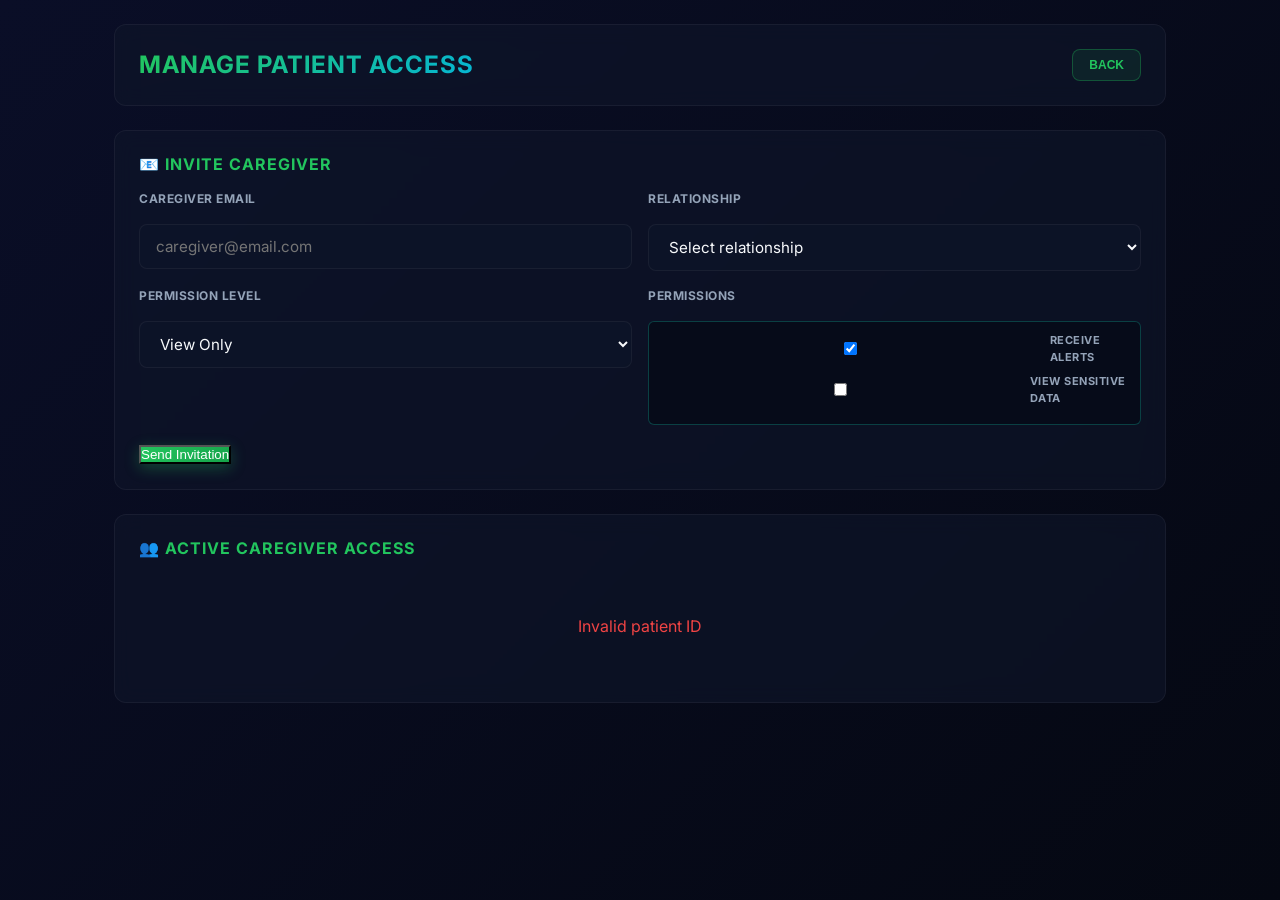
<file: exobios-frontend/manage-patient-access.html>
<!DOCTYPE html>
<html lang="en">

<head>
    <meta charset="UTF-8">
    <meta name="viewport" content="width=device-width, initial-scale=1.0">
    <title>HealthSync Pro - Manage Access</title>
    <link
        href="https://fonts.googleapis.com/css2?family=Inter:wght@400;500;600;700&family=Outfit:wght@600;700&display=swap"
        rel="stylesheet">
    <link rel="stylesheet" href="design-system.css">
    <style>
        * {
            box-sizing: border-box;
            margin: 0;
            padding: 0;
        }

        /* Use medical background from design-system */
        body {
            position: relative;
            z-index: 0;
        }

        .container {
            max-width: 1100px;
            margin: 0 auto;
            position: relative;
            z-index: 1;
            padding: var(--sp-lg);
        }

        .header {
            background: rgba(15, 23, 42, 0.6);
            backdrop-filter: blur(10px);
            padding: var(--sp-lg);
            border-radius: var(--radius-lg);
            border: 1px solid var(--border-light);
            margin-bottom: var(--sp-lg);
            display: flex;
            justify-content: space-between;
            align-items: center;
        }

        .header h1 {
            font-size: 1.5rem;
            text-transform: uppercase;
            letter-spacing: 1px;
            background: linear-gradient(135deg, var(--primary-500) 0%, var(--accent-500) 100%);
            -webkit-background-clip: text;
            -webkit-text-fill-color: transparent;
            background-clip: text;
        }

        .btn-back {
            background: rgba(34, 197, 94, 0.1);
            border: 1px solid rgba(34, 197, 94, 0.3);
            color: var(--primary-500);
            padding: var(--sp-sm) var(--sp-md);
            border-radius: var(--radius-md);
            cursor: pointer;
            font-weight: 600;
            font-size: 0.75rem;
            text-transform: uppercase;
            transition: all var(--transition-fast);
        }

        .btn-back:hover {
            background: rgba(34, 197, 94, 0.2);
            transform: translateY(-2px);
        }

        .panel {
            background: rgba(15, 23, 42, 0.6);
            backdrop-filter: blur(10px);
            border: 1px solid var(--border-light);
            border-radius: var(--radius-lg);
            padding: var(--sp-lg);
            margin-bottom: var(--sp-lg);
        }

        .panel h2 {
            font-size: 1rem;
            text-transform: uppercase;
            letter-spacing: 1px;
            color: var(--primary-500);
            margin-bottom: var(--sp-md);
            display: flex;
            align-items: center;
            gap: var(--sp-sm);
        }

        .form-group {
            margin-bottom: var(--sp-md);
        }

        .form-group label {
            display: block;
            color: var(--text-muted);
            font-size: 0.75rem;
            font-weight: 700;
            margin-bottom: var(--sp-sm);
            text-transform: uppercase;
            letter-spacing: 0.5px;
        }

        .form-group input,
        .form-group select {
            width: 100%;
            padding: 12px 16px;
            background: rgba(15, 23, 42, 0.5);
            border: 1px solid var(--border-light);
            border-radius: var(--radius-md);
            color: var(--text-primary);
            font-size: 0.95rem;
            font-family: 'Inter', sans-serif;
            transition: all var(--transition-fast);
        }

        .form-group input:focus,
        .form-group select:focus {
            border-color: var(--accent-500);
            box-shadow: 0 0 0 3px rgba(6, 182, 212, 0.1);
            outline: none;
        }

        .form-row {
            display: grid;
            grid-template-columns: 1fr 1fr;
            gap: var(--sp-md);
        }

        .btn {
            background: linear-gradient(135deg, var(--primary-500) 0%, var(--primary-600) 100%);
            color: white;
            border: none;
            padding: 12px 20px;
            border-radius: var(--radius-md);
            font-size: 0.875rem;
            font-weight: 700;
            cursor: pointer;
            text-transform: uppercase;
            letter-spacing: 0.5px;
            transition: all var(--transition-fast);
        }

        .btn:hover:not(:disabled) {
            transform: translateY(-2px);
            box-shadow: 0 8px 16px rgba(34, 197, 94, 0.3);
        }

        .btn:disabled {
            background: var(--bg-secondary);
            cursor: not-allowed;
        }

        .table-container {
            overflow-x: auto;
        }

        table {
            width: 100%;
            border-collapse: collapse;
            font-size: 0.875rem;
        }

        th {
            background: rgba(15, 23, 42, 0.5);
            color: var(--primary-500);
            padding: var(--sp-md);
            text-align: left;
            font-weight: 700;
            text-transform: uppercase;
            border-bottom: 2px solid var(--border-light);
        }

        td {
            padding: var(--sp-md);
            border-bottom: 1px solid rgba(255, 255, 255, 0.05);
        }

        tr:hover {
            background: rgba(34, 197, 94, 0.05);
        }

        .status-badge {
            display: inline-block;
            padding: 4px 8px;
            border-radius: var(--radius-sm);
            font-size: 0.75rem;
            font-weight: 700;
            text-transform: uppercase;
        }

        .status-active {
            background: rgba(34, 197, 94, 0.2);
            color: var(--primary-500);
        }

        .status-pending {
            background: rgba(245, 158, 11, 0.2);
            color: var(--warning-500);
        }

        .btn-small {
            background: rgba(239, 68, 68, 0.1);
            border: 1px solid rgba(239, 68, 68, 0.3);
            color: var(--danger-500);
            padding: var(--sp-sm) var(--sp-md);
            border-radius: var(--radius-sm);
            cursor: pointer;
            font-weight: 600;
            font-size: 0.75rem;
            transition: all var(--transition-fast);
            text-transform: uppercase;
        }

        .btn-small:hover {
            background: rgba(239, 68, 68, 0.2);
        }

        @media (max-width: 1024px) {
            .form-row {
                grid-template-columns: 1fr;
            }
        }

        @media (max-width: 640px) {
            .header {
                flex-direction: column;
                gap: var(--sp-md);
                align-items: flex-start;
            }

            .table-container {
                font-size: 0.75rem;
            }

            th,
            td {
                padding: var(--sp-sm);
            }
        }

        padding: 4px 10px;
        border-radius: 4px;
        cursor: pointer;
        font-size: 10px;
        font-weight: 700;
        text-transform: uppercase;
        transition: 0.2s;
        }

        .btn-small:hover {
            background: rgba(239, 68, 68, 0.2);
        }

        .modal {
            display: none;
            position: fixed;
            top: 0;
            left: 0;
            right: 0;
            bottom: 0;
            background: rgba(0, 0, 0, 0.7);
            z-index: 1000;
            align-items: center;
            justify-content: center;
        }

        .modal.active {
            display: flex;
        }

        .modal-content {
            background: #0f172a;
            border: 1px solid rgba(255, 255, 255, 0.08);
            border-radius: 12px;
            padding: 25px;
            max-width: 400px;
            width: 90%;
        }

        .modal-header {
            font-size: 14px;
            font-weight: 700;
            color: #5eead4;
            margin-bottom: 15px;
            text-transform: uppercase;
        }

        .modal-buttons {
            display: flex;
            gap: 10px;
            justify-content: flex-end;
            margin-top: 20px;
        }

        .btn-cancel {
            background: rgba(255, 255, 255, 0.1);
            border: 1px solid rgba(255, 255, 255, 0.2);
            color: #e2e8f0;
            padding: 8px 15px;
            border-radius: 6px;
            cursor: pointer;
            font-size: 11px;
            font-weight: 700;
            transition: 0.2s;
        }

        .btn-cancel:hover {
            background: rgba(255, 255, 255, 0.15);
        }

        .empty-state {
            text-align: center;
            padding: 40px;
            color: #94a3b8;
        }

        .loading {
            text-align: center;
            padding: 40px;
        }

        .spinner {
            border: 3px solid rgba(94, 234, 212, 0.2);
            border-top-color: #5eead4;
            border-radius: 50%;
            width: 30px;
            height: 30px;
            animation: spin 1s linear infinite;
            margin: 0 auto 15px;
        }

        @keyframes spin {
            to {
                transform: rotate(360deg);
            }
        }

        #toast-container {
            position: fixed;
            top: 20px;
            right: 20px;
            z-index: 9999;
            display: flex;
            flex-direction: column;
            gap: 10px;
        }

        .toast {
            min-width: 250px;
            padding: 15px;
            background: rgba(15, 23, 42, 0.9);
            border-left: 4px solid #5eead4;
            border-radius: 6px;
        }
    </style>
</head>

<body>
    <div class="container">
        <div class="header">
            <h1>Manage Patient Access</h1>
            <button class="btn-back" onclick="window.history.back()">Back</button>
        </div>

        <!-- Invite Caregiver Form -->
        <div class="panel">
            <h2>📧 Invite Caregiver</h2>
            <div class="form-row">
                <div class="form-group">
                    <label>Caregiver Email</label>
                    <input type="email" id="invite-email" placeholder="caregiver@email.com">
                </div>
                <div class="form-group">
                    <label>Relationship</label>
                    <select id="invite-relationship">
                        <option value="">Select relationship</option>
                        <option value="Family">Family</option>
                        <option value="Friend">Friend</option>
                        <option value="Healthcare Provider">Healthcare Provider</option>
                    </select>
                </div>
            </div>
            <div class="form-row">
                <div class="form-group">
                    <label>Permission Level</label>
                    <select id="invite-permission">
                        <option value="VIEW">View Only</option>
                        <option value="MANAGE">Manage Alerts</option>
                        <option value="EDIT_ALERTS">Edit Alerts</option>
                    </select>
                </div>
                <div class="form-group">
                    <label>Permissions</label>
                    <div
                        style="padding: 10px; background: #060b19; border-radius: 6px; border: 1px solid rgba(20,184,166,0.3);">
                        <label
                            style="display: flex; align-items: center; gap: 8px; margin-bottom: 8px; cursor: pointer;">
                            <input type="checkbox" id="invite-alerts" checked>
                            <span style="font-size: 11px; color: #94a3b8;">Receive Alerts</span>
                        </label>
                        <label style="display: flex; align-items: center; gap: 8px; cursor: pointer;">
                            <input type="checkbox" id="invite-sensitive">
                            <span style="font-size: 11px; color: #94a3b8;">View Sensitive Data</span>
                        </label>
                    </div>
                </div>
            </div>
            <button class="btn-primary" id="btn-invite" onclick="inviteCaregiver()">Send Invitation</button>
        </div>

        <!-- Active Access List -->
        <div class="panel">
            <h2>👥 Active Caregiver Access</h2>
            <div id="access-list" class="table-container">
                <div class="loading">
                    <div class="spinner"></div>
                    <p>Loading access list...</p>
                </div>
            </div>
        </div>
    </div>

    <!-- Confirmation Modal -->
    <div id="modal-confirm" class="modal">
        <div class="modal-content">
            <div class="modal-header">Remove Access?</div>
            <p id="modal-message" style="color: #94a3b8; font-size: 12px; margin-bottom: 20px;"></p>
            <div class="modal-buttons">
                <button class="btn-cancel" onclick="closeModal()">Cancel</button>
                <button class="btn-primary" onclick="confirmRemoveAccess()">Remove</button>
            </div>
        </div>
    </div>

    <div id="toast-container"></div>

    <script>
        const API_BASE = 'http://127.0.0.1:8000/api';
        const urlParams = new URLSearchParams(window.location.search);
        const patientId = urlParams.get('id');
        let selectedAccessId = null;

        function showToast(msg, color = '#5eead4') {
            const container = document.getElementById('toast-container');
            const toast = document.createElement('div');
            toast.className = 'toast';
            toast.textContent = msg;
            toast.style.borderLeftColor = color;
            container.appendChild(toast);
            setTimeout(() => toast.remove(), 3000);
        }

        function getToken() {
            const token = localStorage.getItem('authToken');
            if (!token) {
                window.location.href = 'index.html';
                return null;
            }
            return token;
        }

        async function inviteCaregiver() {
            try {
                const email = document.getElementById('invite-email').value.trim();
                const relationship = document.getElementById('invite-relationship').value;
                const permLevel = document.getElementById('invite-permission').value;
                const canAlert = document.getElementById('invite-alerts').checked;
                const canSensitive = document.getElementById('invite-sensitive').checked;
                const btn = document.getElementById('btn-invite');

                if (!email || !relationship) {
                    showToast('Please fill in all required fields', '#ef4444');
                    return;
                }

                btn.disabled = true;

                const token = getToken();
                const response = await fetch(`${API_BASE}/patients/${patientId}/add-caregiver-access`, {
                    method: 'POST',
                    headers: {
                        'Content-Type': 'application/json',
                        'Authorization': `Bearer ${token}`
                    },
                    body: JSON.stringify({
                        caregiver_email: email,
                        relationship_to_patient: relationship,
                        permission_level: permLevel,
                        can_receive_alerts: canAlert,
                        can_view_sensitive_data: canSensitive
                    })
                });

                const data = await response.json();

                if (!response.ok) {
                    throw new Error(data.detail || 'Failed to invite caregiver');
                }

                showToast('Invitation sent successfully!');
                document.getElementById('invite-email').value = '';
                document.getElementById('invite-relationship').value = '';
                loadAccessList();
            } catch (e) {
                showToast('Error: ' + e.message, '#ef4444');
            } finally {
                document.getElementById('btn-invite').disabled = false;
            }
        }

        async function loadAccessList() {
            try {
                const token = getToken();
                const response = await fetch(`${API_BASE}/patients/${patientId}/caregiver-access`, {
                    headers: { 'Authorization': `Bearer ${token}` }
                });

                if (!response.ok) throw new Error('Failed to load access list');

                const accesses = await response.json();

                let html = '';
                if (accesses.length === 0) {
                    html = '<div class="empty-state">No caregivers assigned yet</div>';
                } else {
                    html = `
                        <table>
                            <thead>
                                <tr>
                                    <th>Email</th>
                                    <th>Relationship</th>
                                    <th>Permission</th>
                                    <th>Alerts</th>
                                    <th>Sensitive Data</th>
                                    <th>Status</th>
                                    <th>Action</th>
                                </tr>
                            </thead>
                            <tbody>
                                ${accesses.map(a => `
                                    <tr>
                                        <td>${a.caregiver_email}</td>
                                        <td>${a.relationship_to_patient}</td>
                                        <td>${a.permission_level}</td>
                                        <td>${a.can_receive_alerts ? '✓' : '✗'}</td>
                                        <td>${a.can_view_sensitive_data ? '✓' : '✗'}</td>
                                        <td>
                                            <span class="status-badge ${a.is_active ? 'status-active' : 'status-pending'}">
                                                ${a.is_active ? 'Active' : 'Pending'}
                                            </span>
                                        </td>
                                        <td>
                                            <button class="btn-small" onclick="removeAccess(${a.id}, '${a.caregiver_email}')">Remove</button>
                                        </td>
                                    </tr>
                                `).join('')}
                            </tbody>
                        </table>
                    `;
                }

                document.getElementById('access-list').innerHTML = html;
            } catch (e) {
                document.getElementById('access-list').innerHTML =
                    `<div class="empty-state" style="color: #ef4444;">Error: ${e.message}</div>`;
            }
        }

        function removeAccess(accessId, email) {
            selectedAccessId = accessId;
            document.getElementById('modal-message').textContent =
                `Remove ${email}'s access to this patient's data?`;
            document.getElementById('modal-confirm').classList.add('active');
        }

        function closeModal() {
            document.getElementById('modal-confirm').classList.remove('active');
        }

        async function confirmRemoveAccess() {
            try {
                const token = getToken();
                const response = await fetch(
                    `${API_BASE}/patients/caregiver-access/${selectedAccessId}`,
                    {
                        method: 'DELETE',
                        headers: { 'Authorization': `Bearer ${token}` }
                    }
                );

                if (!response.ok) throw new Error('Failed to remove access');

                showToast('Access removed successfully');
                closeModal();
                loadAccessList();
            } catch (e) {
                showToast('Error: ' + e.message, '#ef4444');
            }
        }

        document.addEventListener('DOMContentLoaded', () => {
            if (!patientId) {
                document.getElementById('access-list').innerHTML =
                    '<div class="empty-state" style="color: #ef4444;">Invalid patient ID</div>';
            } else {
                loadAccessList();
            }
        });
    </script>
</body>

</html>
</file>
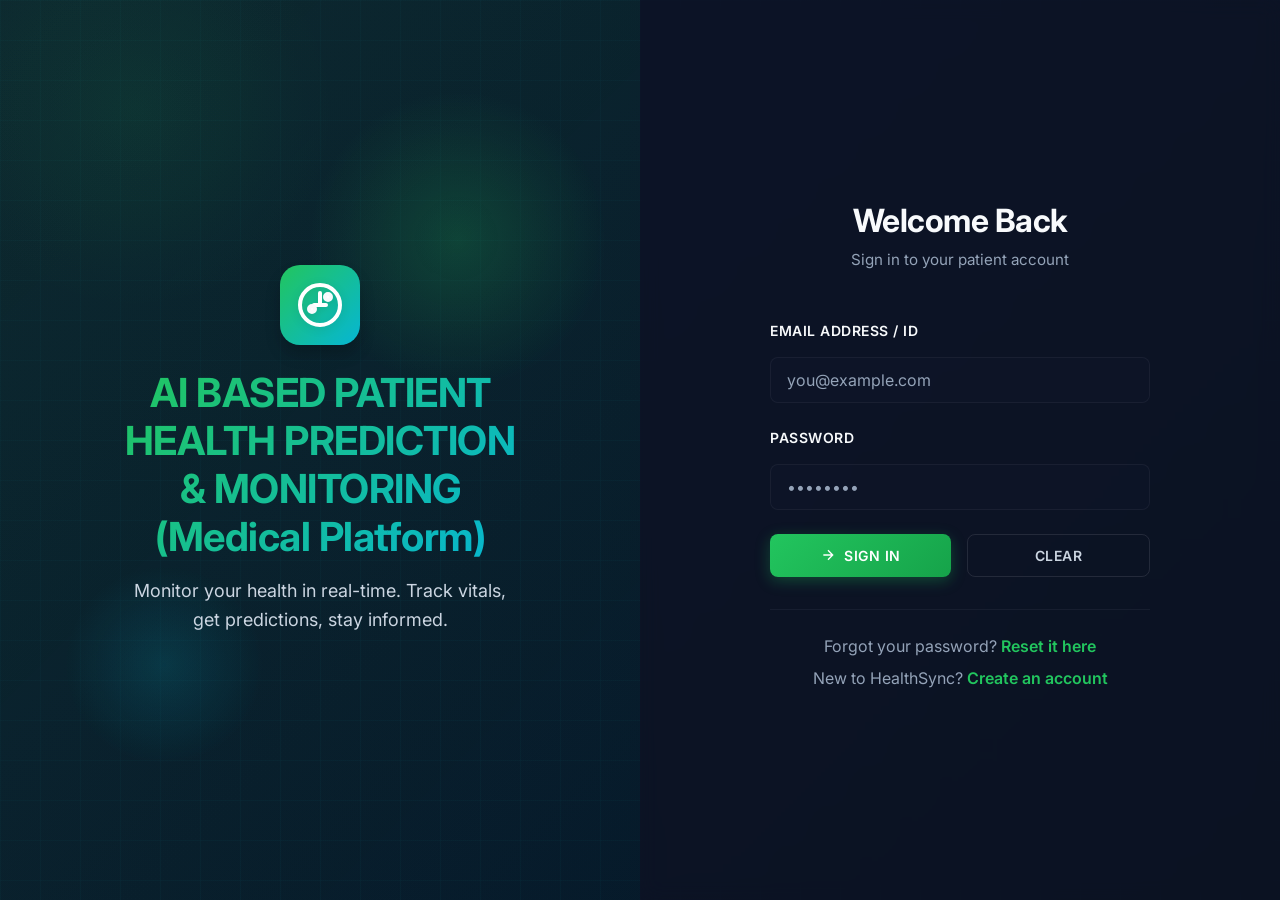
<file: exobios-frontend/patient-profile.html>
<!DOCTYPE html>
<html lang="en">

<head>
    <meta charset="UTF-8">
    <meta name="viewport" content="width=device-width, initial-scale=1.0">
    <title>HealthSync Pro - Patient Profile</title>
    <link
        href="https://fonts.googleapis.com/css2?family=Inter:wght@400;500;600;700&family=Outfit:wght@600;700&display=swap"
        rel="stylesheet">
    <link rel="stylesheet" href="design-system.css">
    <style>
        * {
            box-sizing: border-box;
            margin: 0;
            padding: 0;
        }

        /* Use medical background from design-system */
        body {
            position: relative;
            z-index: 0;
        }

        .container {
            max-width: 1200px;
            margin: 0 auto;
            position: relative;
            z-index: 1;
            padding: var(--sp-lg);
        }

        .header {
            display: flex;
            justify-content: space-between;
            align-items: center;
            margin-bottom: var(--sp-2xl);
            background: rgba(15, 23, 42, 0.6);
            backdrop-filter: blur(10px);
            padding: var(--sp-lg);
            border-radius: var(--radius-lg);
            border: 1px solid var(--border-light);
        }

        .header h1 {
            font-size: 1.75rem;
            background: linear-gradient(135deg, var(--primary-500) 0%, var(--accent-500) 100%);
            -webkit-background-clip: text;
            -webkit-text-fill-color: transparent;
            background-clip: text;
            text-transform: uppercase;
            letter-spacing: 1px;
        }

        .btn-back {
            background: rgba(34, 197, 94, 0.1);
            border: 1px solid rgba(34, 197, 94, 0.3);
            color: var(--primary-500);
            padding: var(--sp-sm) var(--sp-md);
            border-radius: var(--radius-md);
            cursor: pointer;
            font-weight: 600;
            text-decoration: none;
            transition: all var(--transition-fast);
            font-size: 0.75rem;
            text-transform: uppercase;
        }

        .btn-back:hover {
            background: rgba(34, 197, 94, 0.2);
            transform: translateY(-2px);
        }

        .grid-2 {
            display: grid;
            grid-template-columns: 1fr 1fr;
            gap: var(--sp-lg);
            margin-bottom: var(--sp-lg);
        }

        .card {
            background: rgba(15, 23, 42, 0.6);
            backdrop-filter: blur(10px);
            border: 1px solid var(--border-light);
            border-radius: var(--radius-lg);
            padding: var(--sp-xl);
            box-shadow: 0 8px 32px rgba(0, 0, 0, 0.3);
        }

        .card-title {
            color: var(--primary-500);
            font-size: 0.875rem;
            text-transform: uppercase;
            font-weight: 700;
            margin-bottom: var(--sp-lg);
            letter-spacing: 1px;
        }

        .info-row {
            display: flex;
            justify-content: space-between;
            padding: var(--sp-md) 0;
            border-bottom: 1px solid rgba(255, 255, 255, 0.05);
            font-size: 0.95rem;
        }

        .info-row:last-child {
            border-bottom: none;
        }

        .info-label {
            color: var(--text-muted);
            font-weight: 600;
        }

        .info-value {
            color: var(--text-primary);
        }

        .form-group {
            margin-bottom: var(--sp-md);
        }

        .form-group label {
            display: block;
            color: var(--text-muted);
            font-size: 0.75rem;
            font-weight: 700;
            margin-bottom: var(--sp-sm);
            text-transform: uppercase;
            letter-spacing: 0.5px;
        }

        .form-group input,
        .form-group textarea,
        .form-group select {
            width: 100%;
            padding: var(--sp-md);
            background: rgba(15, 23, 42, 0.5);
            border: 1px solid var(--border-light);
            border-radius: var(--radius-md);
            color: var(--text-primary);
            font-family: 'Inter', sans-serif;
            font-size: 0.95rem;
            transition: all var(--transition-fast);
        }

        .form-group input:focus,
        .form-group textarea:focus,
        .form-group select:focus {
            border-color: var(--accent-500);
            box-shadow: 0 0 0 3px rgba(6, 182, 212, 0.1);
            outline: none;
        }

        .form-group textarea {
            resize: vertical;
            min-height: 80px;
        }

        .btn-primary {
            background: linear-gradient(135deg, var(--primary-500) 0%, var(--primary-600) 100%);
            color: white;
            border: none;
            padding: var(--sp-md) var(--sp-lg);
            border-radius: var(--radius-md);
            font-weight: 700;
            cursor: pointer;
            text-transform: uppercase;
            letter-spacing: 1px;
            transition: all var(--transition-fast);
            font-size: 0.875rem;
            width: 100%;
            margin-top: var(--sp-md);
            box-shadow: 0 4px 15px rgba(34, 197, 94, 0.3);
        }

        .btn-primary:hover:not(:disabled) {
            transform: translateY(-2px);
            box-shadow: 0 6px 20px rgba(34, 197, 94, 0.5);
        }

        .btn-primary:disabled {
            background: var(--bg-secondary);
            cursor: not-allowed;
            color: var(--text-muted);
        }

        .btn-danger {
            background: rgba(239, 68, 68, 0.1);
            border: 1px solid rgba(239, 68, 68, 0.5);
            color: var(--danger-500);
            padding: var(--sp-sm) var(--sp-md);
            border-radius: var(--radius-md);
            cursor: pointer;
            font-weight: 600;
            font-size: 0.75rem;
            transition: all var(--transition-fast);
            text-transform: uppercase;
        }

        .btn-danger:hover {
            background: rgba(239, 68, 68, 0.2);
        }

        .emergency-contact-item {
            background: rgba(15, 23, 42, 0.5);
            padding: var(--sp-md);
            border-radius: var(--radius-md);
            margin-bottom: var(--sp-sm);
            border-left: 3px solid var(--danger-500);
        }

        @media (max-width: 1024px) {
            .grid-2 {
                grid-template-columns: 1fr;
            }

            .header {
                flex-direction: column;
                gap: var(--sp-md);
                align-items: flex-start;
            }
        }

        @media (max-width: 640px) {
            .container {
                padding: var(--sp-md);
            }

            .card {
                padding: var(--sp-lg);
            }

            .header h1 {
                font-size: 1.25rem;
            }
        }

        display: flex;
        justify-content: space-between;
        align-items: center;
        border-left: 3px solid #5eead4;
        }

        .contact-info {
            flex: 1;
        }

        .contact-name {
            font-weight: 700;
            color: #f8fafc;
            font-size: 13px;
        }

        .contact-relation {
            color: #94a3b8;
            font-size: 11px;
            margin-top: 3px;
        }

        .loading {
            text-align: center;
            padding: 40px;
            color: #94a3b8;
        }

        .spinner {
            border: 3px solid rgba(94, 234, 212, 0.2);
            border-top-color: #5eead4;
            border-radius: 50%;
            width: 40px;
            height: 40px;
            animation: spin 1s linear infinite;
            margin: 0 auto 15px;
        }

        @keyframes spin {
            to {
                transform: rotate(360deg);
            }
        }

        #toast-container {
            position: fixed;
            top: 20px;
            right: 20px;
            z-index: 9999;
            display: flex;
            flex-direction: column;
            gap: 10px;
        }

        .toast {
            min-width: 250px;
            padding: 15px;
            background: rgba(15, 23, 42, 0.9);
            border-left: 4px solid #5eead4;
            border-radius: 6px;
            animation: slideIn 0.3s ease;
        }

        @keyframes slideIn {
            from {
                transform: translateX(400px);
                opacity: 0;
            }

            to {
                transform: translateX(0);
                opacity: 1;
            }
        }

        .grid-3 {
            display: grid;
            grid-template-columns: repeat(3, 1fr);
            gap: 15px;
        }

        @media (max-width: 768px) {

            .grid-2,
            .grid-3 {
                grid-template-columns: 1fr;
            }
        }
    </style>
</head>

<body>
    <div class="container">
        <div class="header">
            <h1>Patient Profile Management</h1>
            <div style="display: flex; gap: 10px;">
                <a href="javascript:void(0)" class="btn-back" onclick="manageAccess()"
                    style="background: rgba(94, 234, 212, 0.1); color: #5eead4;">👥 Manage Access</a>
                <a href="dashboard.html" class="btn-back">← Back</a>
            </div>
        </div>

        <div id="loading" class="loading">
            <div class="spinner"></div>
            <p>Loading patient profile...</p>
        </div>

        <div id="content" style="display: none;">
            <!-- Basic Patient Info -->
            <div class="card" style="margin-bottom: 20px;">
                <h2 class="card-title">Patient Information</h2>
                <div class="grid-3">
                    <div>
                        <div class="info-label">Patient Name</div>
                        <div class="info-value" id="pat-name">Loading...</div>
                    </div>
                    <div>
                        <div class="info-label">Age</div>
                        <div class="info-value" id="pat-age">Loading...</div>
                    </div>
                    <div>
                        <div class="info-label">Sex</div>
                        <div class="info-value" id="pat-sex">Loading...</div>
                    </div>
                </div>
            </div>

            <!-- Medical History -->
            <div class="card" style="margin-bottom: 20px;">
                <h2 class="card-title">Medical History</h2>
                <div class="form-group">
                    <label>Chronic Conditions</label>
                    <textarea id="chronic-conditions" placeholder="e.g., Diabetes, Hypertension"></textarea>
                </div>
                <div class="form-group">
                    <label>Allergies</label>
                    <textarea id="allergies" placeholder="e.g., Penicillin, Peanuts"></textarea>
                </div>
                <div class="form-group">
                    <label>Blood Type</label>
                    <input type="text" id="blood-type" placeholder="O+, A-, B+, etc.">
                </div>
                <div class="grid-2" style="margin-top: 15px;">
                    <div class="form-group">
                        <label>Height (cm)</label>
                        <input type="number" id="height" placeholder="175">
                    </div>
                    <div class="form-group">
                        <label>Weight (kg)</label>
                        <input type="number" id="weight" placeholder="75">
                    </div>
                </div>
                <button class="btn-primary" id="btn-save-history">Save Medical History</button>
            </div>

            <!-- Emergency Contacts -->
            <div class="card">
                <h2 class="card-title">Emergency Contacts</h2>
                <div id="emergency-contacts-list" style="margin-bottom: 20px;"></div>

                <div style="background: rgba(0,0,0,0.1); padding: 15px; border-radius: 8px;">
                    <h3 style="font-size: 13px; color: #5eead4; margin-bottom: 15px; text-transform: uppercase;">Add New
                        Contact</h3>
                    <div class="form-group">
                        <label>Name</label>
                        <input type="text" id="contact-name" placeholder="Full name">
                    </div>
                    <div class="form-group">
                        <label>Relationship</label>
                        <select id="contact-relation">
                            <option>Father</option>
                            <option>Mother</option>
                            <option>Spouse</option>
                            <option>Sibling</option>
                            <option>Friend</option>
                            <option>Other</option>
                        </select>
                    </div>
                    <div class="form-group">
                        <label>Phone</label>
                        <input type="tel" id="contact-phone" placeholder="9876543210">
                    </div>
                    <button class="btn-primary" id="btn-add-contact">Add Contact</button>
                </div>
            </div>
        </div>
    </div>

    <div id="toast-container"></div>

    <script>
        const API_BASE = 'http://127.0.0.1:8000/api';
        let patientId = new URLSearchParams(window.location.search).get('id') || 1;

        function showToast(msg, color = '#5eead4') {
            const container = document.getElementById('toast-container');
            const toast = document.createElement('div');
            toast.className = 'toast';
            toast.textContent = msg;
            toast.style.borderLeftColor = color;
            container.appendChild(toast);
            setTimeout(() => toast.remove(), 3000);
        }

        function getToken() {
            const token = localStorage.getItem('authToken');
            if (!token) {
                window.location.href = 'index.html';
                return null;
            }
            return token;
        }

        function manageAccess() {
            window.location.href = `manage-patient-access.html?id=${patientId}`;
        }

        async function loadPatientProfile() {
            try {
                const token = getToken();
                const response = await fetch(`${API_BASE}/patients/${patientId}`, {
                    headers: { 'Authorization': `Bearer ${token}` }
                });

                if (!response.ok) throw new Error('Failed to load patient');

                const patient = await response.json();

                // Display basic info
                document.getElementById('pat-name').textContent = patient.name;
                document.getElementById('pat-age').textContent = patient.age;
                document.getElementById('pat-sex').textContent = patient.sex;

                // Load medical history if exists
                if (patient.medical_history) {
                    const med = patient.medical_history;
                    document.getElementById('chronic-conditions').value = med.chronic_conditions || '';
                    document.getElementById('allergies').value = med.allergies || '';
                    document.getElementById('blood-type').value = med.blood_type || '';
                    document.getElementById('height').value = med.height_cm || '';
                    document.getElementById('weight').value = med.weight_kg || '';
                }

                // Display emergency contacts
                displayEmergencyContacts(patient.emergency_contacts || []);

                document.getElementById('loading').style.display = 'none';
                document.getElementById('content').style.display = 'block';
            } catch (e) {
                showToast('Error: ' + e.message, '#ef4444');
                document.getElementById('loading').innerHTML = '<p style="color: #ef4444;">Error loading profile</p>';
            }
        }

        function displayEmergencyContacts(contacts) {
            const list = document.getElementById('emergency-contacts-list');
            if (contacts.length === 0) {
                list.innerHTML = '<p style="color: #94a3b8; font-size: 12px;">No emergency contacts added yet</p>';
                return;
            }
            list.innerHTML = contacts.map(c => `
                <div class="emergency-contact-item">
                    <div class="contact-info">
                        <div class="contact-name">${c.name}</div>
                        <div class="contact-relation">${c.relationship} • ${c.phone_primary}</div>
                    </div>
                    <button class="btn-danger" onclick="deleteContact(${c.id})">Delete</button>
                </div>
            `).join('');
        }

        async function savemedicalHistory() {
            try {
                const token = getToken();
                const btn = document.getElementById('btn-save-history');
                btn.disabled = true;

                const data = {
                    chronic_conditions: document.getElementById('chronic-conditions').value,
                    allergies: document.getElementById('allergies').value,
                    blood_type: document.getElementById('blood-type').value,
                    height_cm: parseFloat(document.getElementById('height').value) || null,
                    weight_kg: parseFloat(document.getElementById('weight').value) || null
                };

                const response = await fetch(`${API_BASE}/patients/${patientId}/medical-history`, {
                    method: 'POST',
                    headers: {
                        'Content-Type': 'application/json',
                        'Authorization': `Bearer ${token}`
                    },
                    body: JSON.stringify(data)
                });

                if (!response.ok) throw new Error('Failed to save');

                showToast('Medical history saved successfully!');
                btn.disabled = false;
            } catch (e) {
                showToast('Error: ' + e.message, '#ef4444');
                document.getElementById('btn-save-history').disabled = false;
            }
        }

        async function addEmergencyContact() {
            try {
                const token = getToken();
                const btn = document.getElementById('btn-add-contact');
                btn.disabled = true;

                const data = {
                    patient_id: patientId,
                    name: document.getElementById('contact-name').value.trim(),
                    relationship: document.getElementById('contact-relation').value,
                    phone_primary: document.getElementById('contact-phone').value.trim()
                };

                if (!data.name || !data.phone_primary) {
                    showToast('Please fill in all fields', '#ef4444');
                    btn.disabled = false;
                    return;
                }

                const response = await fetch(`${API_BASE}/patients/${patientId}/emergency-contacts`, {
                    method: 'POST',
                    headers: {
                        'Content-Type': 'application/json',
                        'Authorization': `Bearer ${token}`
                    },
                    body: JSON.stringify(data)
                });

                if (!response.ok) throw new Error('Failed to add contact');

                showToast('Emergency contact added!');
                document.getElementById('contact-name').value = '';
                document.getElementById('contact-phone').value = '';

                loadPatientProfile();
            } catch (e) {
                showToast('Error: ' + e.message, '#ef4444');
                document.getElementById('btn-add-contact').disabled = false;
            }
        }

        async function deleteContact(contactId) {
            if (!confirm('Delete this contact?')) return;

            try {
                const token = getToken();
                const response = await fetch(`${API_BASE}/patients/emergency-contacts/${contactId}`, {
                    method: 'DELETE',
                    headers: { 'Authorization': `Bearer ${token}` }
                });

                if (!response.ok) throw new Error('Failed to delete');

                showToast('Contact deleted');
                loadPatientProfile();
            } catch (e) {
                showToast('Error: ' + e.message, '#ef4444');
            }
        }

        document.addEventListener('DOMContentLoaded', () => {
            loadPatientProfile();
            document.getElementById('btn-save-history').addEventListener('click', savemedicalHistory);
            document.getElementById('btn-add-contact').addEventListener('click', addEmergencyContact);
        });
    </script>
</body>

</html>
</file>
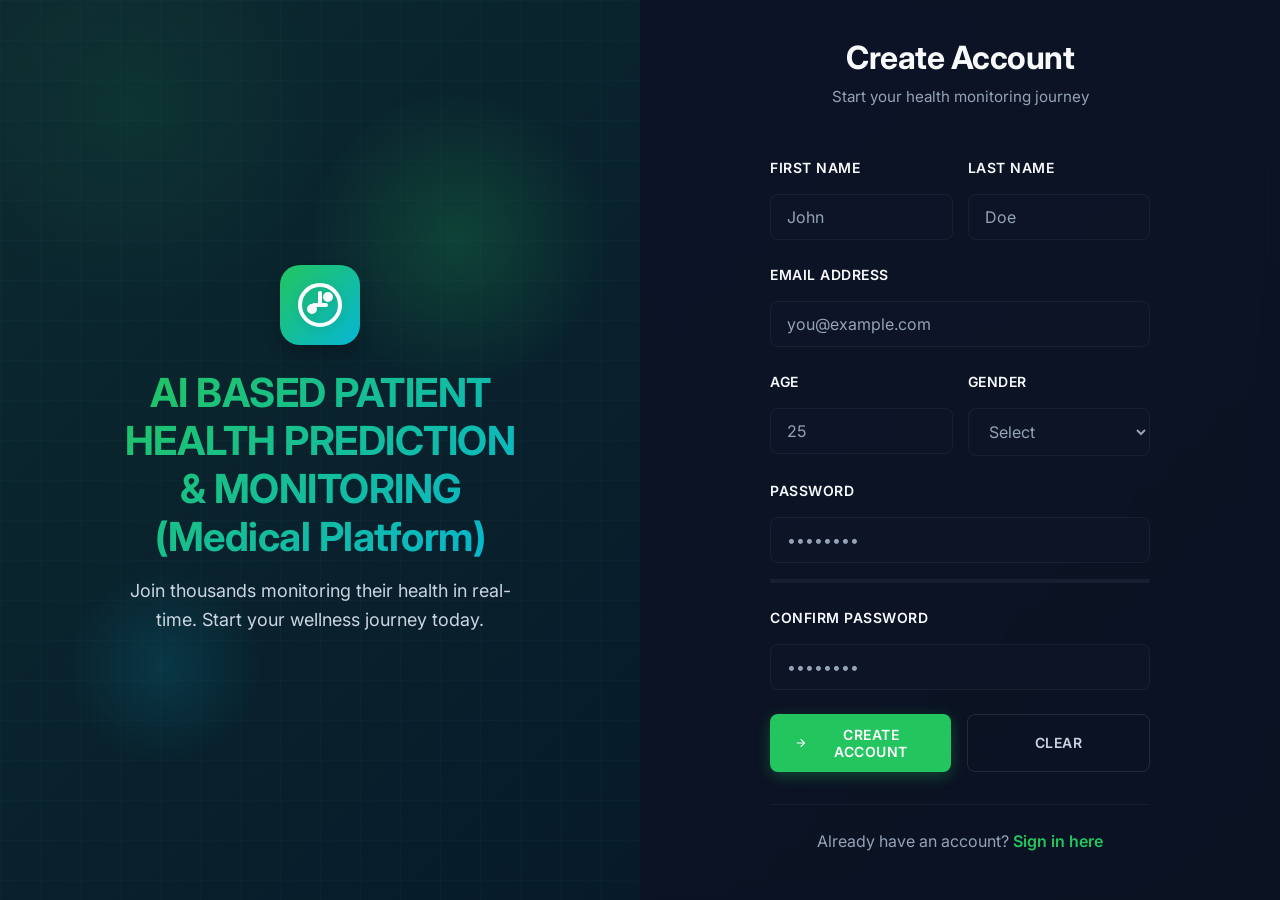
<file: exobios-frontend/register.html>
<!DOCTYPE html>
<html lang="en">

<head>
    <meta charset="UTF-8">
    <meta name="viewport" content="width=device-width, initial-scale=1.0">
    <title>HealthSync Pro - Create Account</title>
    <link
        href="https://fonts.googleapis.com/css2?family=Inter:wght@400;500;600;700&family=Outfit:wght@600;700&display=swap"
        rel="stylesheet">
    <link rel="stylesheet" href="design-system.css">
    <style>
        /* Registration Page Specific Styles */
        .register-container {
            min-height: 100vh;
            display: grid;
            grid-template-columns: 1fr 1fr;
            gap: 0;
            align-items: stretch;
            position: relative;
            z-index: 1;
        }

        .register-hero {
            background: linear-gradient(135deg, rgba(34, 197, 94, 0.15) 0%, rgba(6, 182, 212, 0.1) 100%);
            display: flex;
            flex-direction: column;
            align-items: center;
            justify-content: center;
            padding: var(--sp-3xl);
            position: relative;
            overflow: hidden;
        }

        .register-hero::before {
            content: '';
            position: absolute;
            width: 300px;
            height: 300px;
            background: radial-gradient(circle, rgba(34, 197, 94, 0.2) 0%, transparent 70%);
            border-radius: 50%;
            top: 10%;
            right: 5%;
            animation: float 20s ease-in-out infinite;
        }

        .register-hero::after {
            content: '';
            position: absolute;
            width: 200px;
            height: 200px;
            background: radial-gradient(circle, rgba(6, 182, 212, 0.15) 0%, transparent 70%);
            border-radius: 50%;
            bottom: 15%;
            left: 10%;
            animation: float 15s ease-in-out infinite reverse;
        }

        .hero-content {
            position: relative;
            z-index: 2;
            text-align: center;
            max-width: 400px;
        }

        .hero-icon {
            width: 80px;
            height: 80px;
            margin: 0 auto var(--sp-lg);
            background: linear-gradient(135deg, var(--primary-500) 0%, var(--accent-500) 100%);
            border-radius: var(--radius-2xl);
            display: flex;
            align-items: center;
            justify-content: center;
            box-shadow: var(--shadow-lg);
            animation: slideUp 600ms cubic-bezier(0.16, 1, 0.3, 1);
        }

        .hero-icon svg {
            width: 48px;
            height: 48px;
            filter: drop-shadow(0 2px 4px rgba(0, 0, 0, 0.1));
        }

        .hero-content h1 {
            font-size: 2.5rem;
            margin-bottom: var(--sp-md);
            background: linear-gradient(135deg, var(--primary-500) 0%, var(--accent-500) 100%);
            -webkit-background-clip: text;
            -webkit-text-fill-color: transparent;
            background-clip: text;
            animation: slideUp 700ms cubic-bezier(0.16, 1, 0.3, 1) 100ms both;
        }

        .hero-content p {
            color: var(--text-secondary);
            font-size: 1.125rem;
            line-height: 1.6;
            animation: slideUp 800ms cubic-bezier(0.16, 1, 0.3, 1) 200ms both;
        }

        .register-form-wrapper {
            display: flex;
            flex-direction: column;
            align-items: center;
            justify-content: center;
            padding: var(--sp-3xl) var(--sp-2xl);
            background: var(--bg-card);
            backdrop-filter: blur(10px);
            overflow-y: auto;
            max-height: 100vh;
        }

        .register-form {
            width: 100%;
            max-width: 380px;
        }

        .form-group {
            margin-bottom: var(--sp-lg);
        }

        .form-group label {
            display: block;
            margin-bottom: var(--sp-sm);
            font-weight: 600;
            color: var(--text-primary);
            font-size: 0.875rem;
            text-transform: uppercase;
            letter-spacing: 0.5px;
        }

        .form-group input,
        .form-group select {
            width: 100%;
            padding: 12px 16px;
            background: rgba(15, 23, 42, 0.5);
            border: 1px solid var(--border-light);
            border-radius: var(--radius-md);
            color: var(--text-primary);
            font-size: 1rem;
            font-family: 'Inter', sans-serif;
            transition: all var(--transition-fast);
        }

        .form-group input::placeholder,
        .form-group select {
            color: var(--text-muted);
        }

        .form-group input:focus,
        .form-group select:focus {
            outline: none;
            border-color: var(--accent-500);
            background: rgba(15, 23, 42, 0.8);
            box-shadow: 0 0 0 3px rgba(6, 182, 212, 0.1);
        }

        .register-header {
            margin-bottom: var(--sp-2xl);
            text-align: center;
        }

        .register-header h2 {
            margin-bottom: var(--sp-sm);
            color: var(--text-primary);
        }

        .register-header p {
            color: var(--text-muted);
            font-size: 0.95rem;
        }

        .form-actions {
            display: flex;
            gap: var(--sp-md);
            margin-bottom: var(--sp-lg);
        }

        .form-actions .btn {
            flex: 1;
        }

        .register-footer {
            text-align: center;
            margin-top: var(--sp-xl);
            padding-top: var(--sp-lg);
            border-top: 1px solid var(--border-light);
        }

        .register-footer p {
            color: var(--text-muted);
            margin-bottom: var(--sp-sm);
        }

        .register-footer a {
            color: var(--primary-500);
            font-weight: 600;
            transition: color var(--transition-fast);
        }

        .register-footer a:hover {
            color: var(--primary-600);
        }

        .password-strength {
            margin-top: 8px;
            height: 4px;
            background: var(--border-light);
            border-radius: 2px;
            overflow: hidden;
        }

        .password-strength-bar {
            height: 100%;
            transition: all 300ms ease;
            width: 0%;
        }

        /* Responsive Design */
        @media (max-width: 1024px) {
            .register-container {
                grid-template-columns: 1fr;
            }

            .register-hero {
                min-height: 300px;
                padding: var(--sp-2xl);
            }

            .hero-content h1 {
                font-size: 2rem;
            }
        }

        @media (max-width: 640px) {
            .register-form-wrapper {
                padding: var(--sp-2xl) var(--sp-lg);
            }

            .register-form {
                max-width: 100%;
            }

            .form-actions {
                flex-direction: column;
            }

            .hero-content h1 {
                font-size: 1.75rem;
            }
        }
    </style>
</head>

<body>
    <div class="medical-bg"></div>

    <div class="register-container">
        <section class="register-hero" aria-labelledby="hero-title">
            <div class="hero-content">
                <div class="hero-icon">
                    <svg viewBox="0 0 24 24" fill="none" stroke="currentColor" stroke-width="2">
                        <path d="M12 2C6.48 2 2 6.48 2 12s4.48 10 10 10 10-4.48 10-10S17.52 2 12 2z" stroke="white" />
                        <path d="M12 6v6m3 0h-6" stroke="white" stroke-linecap="round" />
                        <circle cx="16" cy="8" r="1.5" fill="white" />
                        <circle cx="8" cy="14" r="1.5" fill="white" />
                    </svg>
                </div>
                <h1 id="hero-title">AI BASED PATIENT
                HEALTH PREDICTION
                & MONITORING (Medical Platform)</h1>
                <p>Join thousands monitoring their health in real-time. Start your wellness journey today.</p>
            </div>
        </section>

        <section class="register-form-wrapper" aria-labelledby="register-title">
            <div class="register-form">
                <div class="register-header">
                    <h2 id="register-title">Create Account</h2>
                    <p>Start your health monitoring journey</p>
                </div>

                <form id="register-form" aria-label="Registration form">
                    <div style="display: flex; gap: 15px;">
                        <div class="form-group" style="flex: 1;">
                            <label for="first-name">First Name</label>
                            <input type="text" id="first-name" name="first_name" placeholder="John" required>
                        </div>
                        <div class="form-group" style="flex: 1;">
                            <label for="last-name">Last Name</label>
                            <input type="text" id="last-name" name="last_name" placeholder="Doe" required>
                        </div>
                    </div>

                    <div class="form-group">
                        <label for="email">Email Address</label>
                        <input type="email" id="email" name="email" placeholder="you@example.com" required>
                    </div>

                    <div style="display: flex; gap: 15px;">
                        <div class="form-group" style="flex: 1;">
                            <label for="age">Age</label>
                            <input type="number" id="age" name="age" placeholder="25" min="18" max="120" required>
                        </div>
                        <div class="form-group" style="flex: 1;">
                            <label for="gender">Gender</label>
                            <select id="gender" name="gender" required>
                                <option value="">Select</option>
                                <option value="Male">Male</option>
                                <option value="Female">Female</option>
                                <option value="Other">Other</option>
                            </select>
                        </div>
                    </div>

                    <div class="form-group">
                        <label for="password">Password</label>
                        <input type="password" id="password" name="password" placeholder="••••••••" required>
                        <div class="password-strength">
                            <div class="password-strength-bar" id="strength-bar"></div>
                        </div>
                    </div>

                    <div class="form-group">
                        <label for="confirm-password">Confirm Password</label>
                        <input type="password" id="confirm-password" name="confirm_password" placeholder="••••••••"
                            required>
                    </div>

                    <div class="form-actions">
                        <button type="submit" class="btn btn-primary" style="background: #22c55e; color: white;">
                            <svg width="16" height="16" viewBox="0 0 24 24" fill="none" stroke="currentColor"
                                stroke-width="2">
                                <path d="M5 12h14M12 5l7 7-7 7" />
                            </svg>
                            Create Account
                        </button>
                        <button type="reset" class="btn btn-ghost">Clear</button>
                    </div>
                </form>

                <div class="register-footer">
                    <p>Already have an account? <a href="index.html">Sign in here</a></p>
                </div>
            </div>
        </section>
    </div>

    <div id="toast-container" style="position: fixed; top: 20px; right: 20px; z-index: 1000;"></div>

    <script>
        const API_BASE_URL = 'http://localhost:8000/api';

        function showToast(message, type = 'info') {
            const container = document.getElementById('toast-container');
            const toast = document.createElement('div');
            toast.style.cssText = `
                padding: 16px 20px; margin-bottom: 10px; color: white; border-radius: 8px;
                background: ${type === 'success' ? '#22c55e' : type === 'error' ? '#ef4444' : '#3b82f6'};
                animation: slideInToast 300ms ease-out; min-width: 300px; font-weight: bold;
                box-shadow: 0 4px 12px rgba(0,0,0,0.3); font-family: 'Inter', sans-serif;
            `;
            toast.textContent = message;
            container.appendChild(toast);

            setTimeout(() => {
                toast.style.animation = 'slideOutToast 300ms ease-in';
                setTimeout(() => toast.remove(), 300);
            }, 5000);
        }

        document.getElementById('password').addEventListener('input', function () {
            const password = this.value;
            const strengthBar = document.getElementById('strength-bar');
            let strength = 0;

            if (password.length >= 8) strength += 25;
            if (password.length >= 12) strength += 25;
            if (/[a-z]/.test(password) && /[A-Z]/.test(password)) strength += 25;
            if (/[0-9]/.test(password)) strength += 10;
            if (/[^a-zA-Z0-9]/.test(password)) strength += 15;

            strength = Math.min(100, strength);
            strengthBar.style.width = strength + '%';
            strengthBar.style.background = strength < 40 ? '#ef4444' : strength < 70 ? '#f59e0b' : '#22c55e';
        });

        document.getElementById('register-form').addEventListener('submit', async function (e) {
            e.preventDefault();

            const firstName = document.getElementById('first-name').value.trim();
            const lastName = document.getElementById('last-name').value.trim();
            const email = document.getElementById('email').value.trim();
            const password = document.getElementById('password').value;
            const confirmPassword = document.getElementById('confirm-password').value;
            const submitBtn = this.querySelector('button[type="submit"]');

            if (password !== confirmPassword) {
                showToast('Passwords do not match!', 'error');
                return;
            }

            submitBtn.disabled = true;
            submitBtn.textContent = 'Creating Account...';

            // 🚀 FIX: Mapping the frontend data to strictly match the backend's UserCreate requirements
            const payload = {
                personnel_id: email, // Backend expects 'personnel_id' for the login system
                name: `${firstName} ${lastName}`,
                password: password,
                phone: "0000000000", // Fallback required fields
                pin_code: "000000",
                area_location: "System",
                region: "Global",
                role: "Patient"
            };

            try {
                const response = await fetch(`${API_BASE_URL}/register`, {
                    method: 'POST',
                    headers: { 'Content-Type': 'application/json' },
                    body: JSON.stringify(payload)
                });

                const data = await response.json();

                if (response.ok || response.status === 201) {
                    showToast('Account created successfully! Redirecting to login...', 'success');
                    setTimeout(() => {
                        window.location.href = 'index.html';
                    }, 2000);
                } else {
                    // 🚀 FIX: Properly parsing the FastAPI Validation Error Array to avoid [object Object]
                    let errorMessage = 'Registration failed';
                    if (data.detail) {
                        if (Array.isArray(data.detail)) {
                            errorMessage = data.detail.map(err => {
                                const fieldName = err.loc[err.loc.length - 1];
                                return `${fieldName}: ${err.msg}`;
                            }).join(', ');
                        } else if (typeof data.detail === 'string') {
                            errorMessage = data.detail;
                        }
                    }
                    showToast(errorMessage, 'error');
                }
            } catch (error) {
                console.error('Registration error:', error);
                showToast('Connection error. Make sure Uvicorn is running.', 'error');
            } finally {
                submitBtn.disabled = false;
                submitBtn.innerHTML = `
                    <svg width="16" height="16" viewBox="0 0 24 24" fill="none" stroke="currentColor" stroke-width="2">
                        <path d="M5 12h14M12 5l7 7-7 7" />
                    </svg>
                    Create Account
                `;
            }
        });
    </script>
</body>

</html>
</file>
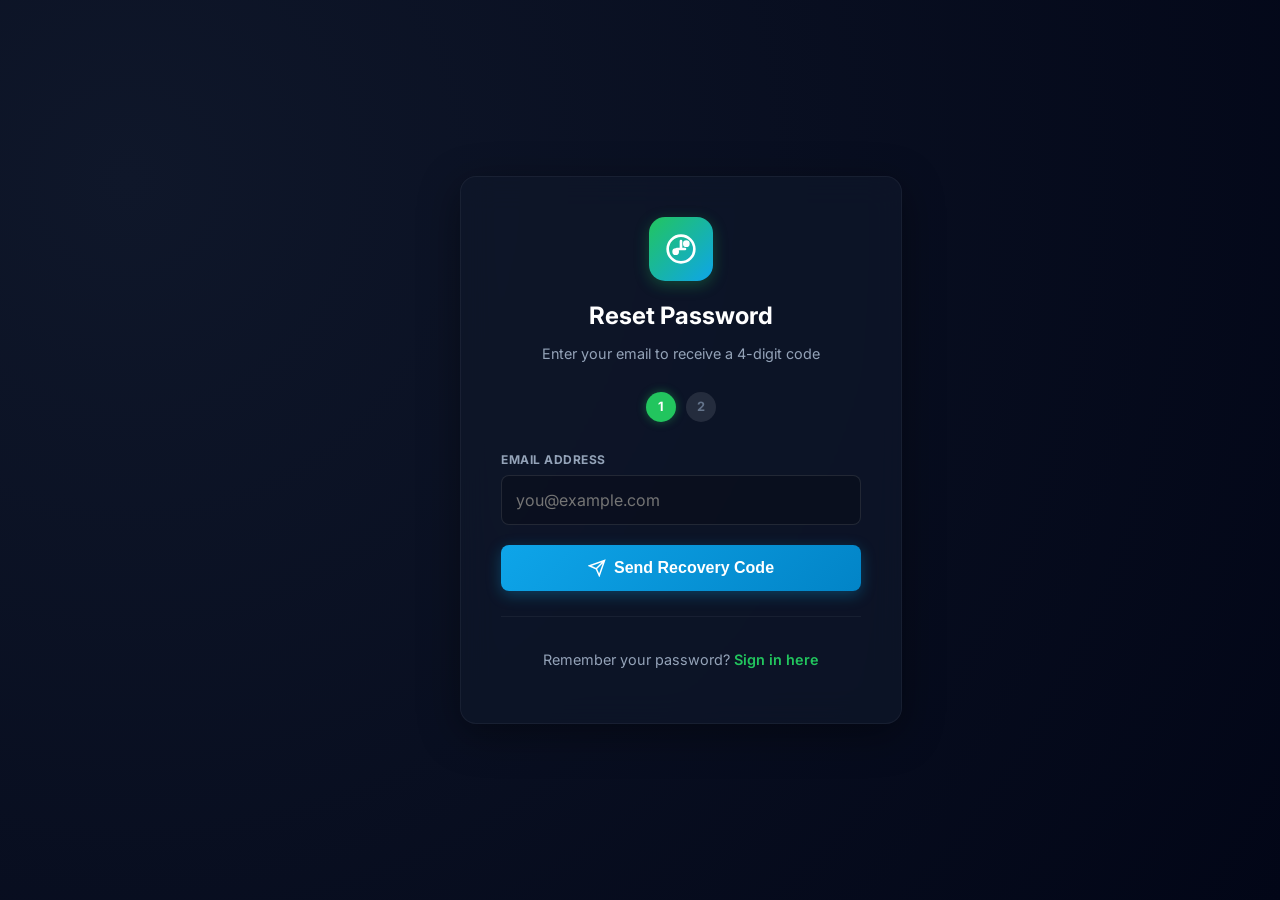
<file: exobios-frontend/reset-password.html>
<!DOCTYPE html>
<html lang="en">

<head>
    <meta charset="UTF-8">
    <meta name="viewport" content="width=device-width, initial-scale=1.0">
    <title>HealthSync Pro - Reset Password</title>
    <link href="https://fonts.googleapis.com/css2?family=Inter:wght@400;500;600;700&display=swap" rel="stylesheet">
    <style>
        /* Reset Password Page Specific Styles */
        body {
            margin: 0;
            padding: 0;
            font-family: 'Inter', sans-serif;
            background: #0f172a;
            display: flex;
            justify-content: center;
            align-items: center;
            min-height: 100vh;
            color: #e2e8f0;
        }

        .medical-bg {
            position: fixed;
            top: 0;
            left: 0;
            width: 100vw;
            height: 100vh;
            background: radial-gradient(circle at 10% 20%, #0f172a 0%, #020617 100%);
            z-index: -1;
        }

        .reset-card {
            width: 100%;
            max-width: 480px;
            background: rgba(15, 23, 42, 0.7);
            backdrop-filter: blur(16px);
            border: 1px solid rgba(255, 255, 255, 0.05);
            padding: 40px;
            border-radius: 16px;
            box-shadow: 0 10px 40px rgba(0, 0, 0, 0.4);
            text-align: center;
        }

        .reset-icon {
            width: 64px;
            height: 64px;
            background: linear-gradient(135deg, #22c55e 0%, #0ea5e9 100%);
            border-radius: 16px;
            display: flex;
            justify-content: center;
            align-items: center;
            margin: 0 auto 20px;
            box-shadow: 0 4px 15px rgba(34, 197, 94, 0.3);
        }

        .reset-icon svg {
            width: 32px;
            height: 32px;
            color: white;
        }

        .reset-header h2 {
            margin: 0 0 10px 0;
            font-size: 1.5rem;
            color: #fff;
        }

        .reset-header p {
            color: #94a3b8;
            font-size: 0.9rem;
            margin-bottom: 30px;
        }

        .step-indicator {
            display: flex;
            justify-content: center;
            gap: 10px;
            margin-bottom: 30px;
        }

        .step {
            width: 30px;
            height: 30px;
            border-radius: 50%;
            background: rgba(255, 255, 255, 0.1);
            color: #64748b;
            display: flex;
            justify-content: center;
            align-items: center;
            font-size: 0.8rem;
            font-weight: bold;
            transition: 0.3s;
        }

        .step.active {
            background: #22c55e;
            color: white;
            box-shadow: 0 0 10px rgba(34, 197, 94, 0.4);
        }

        .step.completed {
            background: #0ea5e9;
            color: white;
        }

        .form-group {
            text-align: left;
            margin-bottom: 20px;
        }

        .form-group label {
            display: block;
            font-size: 0.75rem;
            color: #94a3b8;
            text-transform: uppercase;
            font-weight: 700;
            margin-bottom: 8px;
            letter-spacing: 0.5px;
        }

        .form-group input {
            width: 100%;
            padding: 14px;
            background: rgba(0, 0, 0, 0.2);
            border: 1px solid rgba(255, 255, 255, 0.1);
            border-radius: 8px;
            color: white;
            font-family: 'Inter', sans-serif;
            font-size: 1rem;
            box-sizing: border-box;
            outline: none;
            transition: 0.2s;
        }

        .form-group input:focus {
            border-color: #38bdf8;
            box-shadow: 0 0 0 2px rgba(56, 189, 248, 0.2);
        }

        /* Exactly 4 inputs for the 4-digit OTP */
        .otp-inputs {
            display: grid;
            grid-template-columns: repeat(4, 1fr);
            gap: 15px;
            margin-bottom: 20px;
        }

        .otp-input {
            width: 100%;
            height: 50px;
            text-align: center;
            font-size: 1.5rem;
            font-weight: bold;
            background: rgba(0, 0, 0, 0.2);
            border: 1px solid rgba(255, 255, 255, 0.1);
            border-radius: 8px;
            color: white;
            outline: none;
            transition: 0.2s;
            padding: 0;
        }

        .otp-input:focus {
            border-color: #22c55e;
            box-shadow: 0 0 0 2px rgba(34, 197, 94, 0.2);
        }

        .otp-timer {
            text-align: center;
            color: #64748b;
            font-size: 0.875rem;
            margin-bottom: 20px;
        }

        .otp-timer.low-time {
            color: #ef4444;
        }

        .resend-link {
            color: #38bdf8;
            font-weight: 600;
            cursor: pointer;
            transition: 0.2s;
        }

        .resend-link:hover {
            color: #0ea5e9;
        }

        .resend-link.disabled {
            color: #475569;
            cursor: not-allowed;
        }

        .btn {
            width: 100%;
            padding: 14px;
            border: none;
            border-radius: 8px;
            font-weight: 700;
            font-size: 1rem;
            cursor: pointer;
            transition: 0.2s;
            margin-top: 10px;
            color: white;
            display: flex;
            justify-content: center;
            align-items: center;
            gap: 8px;
        }

        .btn-primary {
            background: linear-gradient(135deg, #22c55e, #16a34a);
            box-shadow: 0 4px 15px rgba(34, 197, 94, 0.3);
        }

        .btn-primary:hover {
            transform: translateY(-2px);
            box-shadow: 0 6px 20px rgba(34, 197, 94, 0.4);
        }

        .btn-send {
            background: linear-gradient(135deg, #0ea5e9, #0284c7);
            box-shadow: 0 4px 15px rgba(14, 165, 233, 0.3);
        }

        .btn-send:hover {
            transform: translateY(-2px);
            box-shadow: 0 6px 20px rgba(14, 165, 233, 0.4);
        }

        .reset-footer {
            margin-top: 25px;
            font-size: 0.9rem;
            color: #94a3b8;
            border-top: 1px solid rgba(255, 255, 255, 0.05);
            padding-top: 20px;
        }

        .reset-footer a {
            color: #22c55e;
            text-decoration: none;
            font-weight: 600;
        }

        .reset-footer a:hover {
            color: #16a34a;
        }

        .password-strength {
            margin-top: 8px;
            height: 4px;
            background: rgba(255, 255, 255, 0.1);
            border-radius: 2px;
            overflow: hidden;
        }

        .password-strength-bar {
            height: 100%;
            transition: all 300ms ease;
            width: 0%;
        }

        #toast-container {
            position: fixed;
            top: 20px;
            right: 20px;
            z-index: 1000;
            display: flex;
            flex-direction: column;
            gap: 10px;
        }

        .toast {
            padding: 15px 20px;
            color: white;
            border-radius: 8px;
            font-weight: bold;
            box-shadow: 0 4px 12px rgba(0, 0, 0, 0.3);
            animation: slideIn 0.3s forwards;
            min-width: 250px;
        }

        @keyframes slideIn {
            from {
                transform: translateX(100%);
            }

            to {
                transform: translateX(0);
            }
        }

        /* Panels */
        #step-verification {
            display: none;
        }
    </style>
</head>

<body>
    <div class="medical-bg"></div>
    <div id="toast-container"></div>

    <div class="reset-container">
        <div class="reset-card">
            <div class="reset-header">
                <div class="reset-icon">
                    <svg viewBox="0 0 24 24" fill="none" stroke="currentColor" stroke-width="2">
                        <path d="M12 2C6.48 2 2 6.48 2 12s4.48 10 10 10 10-4.48 10-10S17.52 2 12 2z" stroke="white" />
                        <path d="M12 6v6m3 0h-6" stroke="white" stroke-linecap="round" />
                        <circle cx="16" cy="8" r="1.5" fill="white" />
                        <circle cx="8" cy="14" r="1.5" fill="white" />
                    </svg>
                </div>
                <h2>Reset Password</h2>
                <p id="step-description">Enter your email to receive a 4-digit code</p>
            </div>

            <div class="step-indicator">
                <div class="step active" id="dot-1">1</div>
                <div class="step" id="dot-2">2</div>
            </div>

            <form id="step-email">
                <div class="form-group">
                    <label>Email Address</label>
                    <input type="email" id="reset-email" placeholder="you@example.com" required>
                </div>
                <button type="submit" class="btn btn-send" id="btn-request">
                    <svg width="18" height="18" viewBox="0 0 24 24" fill="none" stroke="currentColor" stroke-width="2">
                        <path d="M22 2L11 13M22 2l-7 20-4-9-9-4 20-7z" />
                    </svg>
                    Send Recovery Code
                </button>
            </form>

            <form id="step-verification">
                <div class="form-group">
                    <label style="text-align: center; margin-bottom: 15px;">Enter 4-Digit Code</label>
                    <div class="otp-inputs">
                        <input type="text" class="otp-input" maxlength="1" required>
                        <input type="text" class="otp-input" maxlength="1" required>
                        <input type="text" class="otp-input" maxlength="1" required>
                        <input type="text" class="otp-input" maxlength="1" required>
                    </div>
                </div>

                <div class="otp-timer">
                    <span id="timer">Time remaining: 5:00</span> |
                    <span class="resend-link disabled" id="resend-btn">Resend Code</span>
                </div>

                <div class="form-group">
                    <label>New Password</label>
                    <input type="password" id="new-password" placeholder="••••••••" required>
                    <div class="password-strength">
                        <div class="password-strength-bar" id="strength-bar"></div>
                    </div>
                </div>

                <div class="form-group">
                    <label>Confirm New Password</label>
                    <input type="password" id="confirm-new-password" placeholder="••••••••" required>
                </div>

                <button type="submit" class="btn btn-primary" id="btn-verify">
                    <svg width="18" height="18" viewBox="0 0 24 24" fill="none" stroke="currentColor" stroke-width="2">
                        <path d="M5 12h14M12 5l7 7-7 7" />
                    </svg>
                    Verify & Reset Password
                </button>
            </form>

            <div class="reset-footer">
                <p>Remember your password? <a href="index.html">Sign in here</a></p>
            </div>
        </div>
    </div>

    <script>
        const API_BASE_URL = 'http://localhost:8000/api';

        function showToast(message, type = 'info') {
            const container = document.getElementById('toast-container');
            const toast = document.createElement('div');
            toast.className = 'toast';
            toast.style.background = type === 'success' ? '#22c55e' : '#ef4444';
            toast.textContent = message;
            container.appendChild(toast);
            setTimeout(() => {
                toast.style.animation = 'fadeOut 0.3s forwards';
                setTimeout(() => toast.remove(), 300);
            }, 3000);
        }

        let savedEmail = "";
        let otpTimer = null;

        // Auto-tabbing for the 4 OTP boxes
        const otpInputs = document.querySelectorAll('.otp-input');
        otpInputs.forEach((input, index) => {
            input.addEventListener('keyup', (e) => {
                if (e.target.value.length === 1 && index < 3) {
                    otpInputs[index + 1].focus();
                }
            });
            input.addEventListener('keydown', (e) => {
                if (e.key === 'Backspace' && e.target.value.length === 0 && index > 0) {
                    otpInputs[index - 1].focus();
                }
            });
        });

        // Password strength checker
        document.getElementById('new-password').addEventListener('input', function () {
            const pwd = this.value;
            const bar = document.getElementById('strength-bar');
            let strength = 0;
            if (pwd.length >= 8) strength += 25;
            if (pwd.length >= 12) strength += 25;
            if (/[a-z]/.test(pwd) && /[A-Z]/.test(pwd)) strength += 25;
            if (/[0-9]/.test(pwd)) strength += 25;
            bar.style.width = Math.min(100, strength) + '%';
            bar.style.background = strength < 50 ? '#ef4444' : strength < 75 ? '#f59e0b' : '#22c55e';
        });

        function startOTPTimer(seconds = 300) {
            let remaining = seconds;
            const timerEl = document.getElementById('timer');
            const resendBtn = document.getElementById('resend-btn');
            resendBtn.classList.add('disabled');

            clearInterval(otpTimer);
            otpTimer = setInterval(() => {
                const mins = Math.floor(remaining / 60);
                const secs = remaining % 60;
                timerEl.textContent = `Time remaining: ${mins}:${secs.toString().padStart(2, '0')}`;

                if (remaining <= 30) timerEl.classList.add('low-time');
                else timerEl.classList.remove('low-time');

                if (remaining <= 0) {
                    clearInterval(otpTimer);
                    resendBtn.classList.remove('disabled');
                }
                remaining--;
            }, 1000);
        }

        // Step 1: Send OTP
        document.getElementById('step-email').addEventListener('submit', async (e) => {
            e.preventDefault();
            savedEmail = document.getElementById('reset-email').value.trim();
            const btn = document.getElementById('btn-request');

            btn.disabled = true;
            btn.innerHTML = 'Sending...';

            try {
                const response = await fetch(`${API_BASE_URL}/password-reset/request`, {
                    method: 'POST',
                    headers: { 'Content-Type': 'application/json' },
                    body: JSON.stringify({ email: savedEmail })
                });

                if (response.ok) {
                    showToast("Recovery code sent to your email!", "success");

                    // Switch UI to Step 2
                    document.getElementById('step-email').style.display = 'none';
                    document.getElementById('step-verification').style.display = 'block';
                    document.getElementById('dot-1').classList.add('completed');
                    document.getElementById('dot-1').classList.remove('active');
                    document.getElementById('dot-2').classList.add('active');
                    document.getElementById('step-description').textContent = "Check " + savedEmail + " for the code.";

                    otpInputs[0].focus();
                    startOTPTimer();
                } else {
                    showToast("Failed to send reset email.", "error");
                }
            } catch (err) {
                showToast("Server connection failed.", "error");
            } finally {
                btn.disabled = false;
                btn.innerHTML = `<svg width="18" height="18" viewBox="0 0 24 24" fill="none" stroke="currentColor" stroke-width="2"><path d="M22 2L11 13M22 2l-7 20-4-9-9-4 20-7z"/></svg>Send Recovery Code`;
            }
        });

        // Resend OTP logic
        document.getElementById('resend-btn').addEventListener('click', async function () {
            if (this.classList.contains('disabled')) return;

            try {
                const response = await fetch(`${API_BASE_URL}/password-reset/request`, {
                    method: 'POST',
                    headers: { 'Content-Type': 'application/json' },
                    body: JSON.stringify({ email: savedEmail })
                });

                if (response.ok) {
                    showToast('New code sent!', 'success');
                    otpInputs.forEach(i => i.value = '');
                    otpInputs[0].focus();
                    startOTPTimer();
                }
            } catch (e) {
                showToast('Failed to resend code.', 'error');
            }
        });

        // Step 2: Verify OTP & Change Password
        document.getElementById('step-verification').addEventListener('submit', async (e) => {
            e.preventDefault();

            let otpCode = "";
            otpInputs.forEach(input => otpCode += input.value);

            const newPassword = document.getElementById('new-password').value;
            const confirmNewPassword = document.getElementById('confirm-new-password').value;
            const btn = document.getElementById('btn-verify');

            if (otpCode.length !== 4) {
                showToast("Please enter the complete 4-digit code.", "error");
                return;
            }

            if (newPassword !== confirmNewPassword) {
                showToast("Passwords do not match!", "error");
                return;
            }

            btn.disabled = true;
            btn.textContent = "Verifying...";

            try {
                const response = await fetch(`${API_BASE_URL}/password-reset/confirm`, {
                    method: 'POST',
                    headers: { 'Content-Type': 'application/json' },
                    body: JSON.stringify({
                        email: savedEmail,
                        otp: otpCode,
                        new_password: newPassword
                    })
                });

                const data = await response.json();

                if (response.ok) {
                    showToast("Password Reset Successfully!", "success");
                    setTimeout(() => {
                        window.location.href = "index.html";
                    }, 2000);
                } else {
                    showToast(data.detail || "Invalid or expired code.", "error");
                }
            } catch (err) {
                showToast("Server connection failed.", "error");
            } finally {
                btn.disabled = false;
                btn.innerHTML = `<svg width="18" height="18" viewBox="0 0 24 24" fill="none" stroke="currentColor" stroke-width="2"><path d="M5 12h14M12 5l7 7-7 7"/></svg>Verify & Reset Password`;
            }
        });
    </script>
</body>

</html>
</file>
<file: exobios-frontend/design-system.css>
/* ============================================
   EXOBIOS - PROFESSIONAL MEDICAL DESIGN SYSTEM
   ============================================ */

/* ROOT COLOR PALETTE */
:root {
  /* Primary Colors */
  --primary-50: #f0fdf4;
  --primary-100: #dcfce7;
  --primary-500: #22c55e;
  --primary-600: #16a34a;
  --primary-700: #15803d;

  /* Accent Colors - Medical Cyan */
  --accent-50: #cffafe;
  --accent-100: #a5f3fc;
  --accent-500: #06b6d4;
  --accent-600: #0891b2;
  --accent-700: #0e7490;

  /* Alert Colors */
  --danger-50: #fef2f2;
  --danger-100: #fee2e2;
  --danger-500: #ef4444;
  --danger-600: #dc2626;
  --danger-700: #b91c1c;

  --warning-50: #fffbeb;
  --warning-100: #fef3c7;
  --warning-500: #f59e0b;
  --warning-600: #d97706;
  --warning-700: #b45309;

  /* Neutral Colors - Medical Professional */
  --neutral-0: #ffffff;
  --neutral-50: #f9fafb;
  --neutral-100: #f3f4f6;
  --neutral-200: #e5e7eb;
  --neutral-300: #d1d5db;
  --neutral-400: #9ca3af;
  --neutral-500: #6b7280;
  --neutral-600: #4b5563;
  --neutral-700: #374151;
  --neutral-800: #1f2937;
  --neutral-900: #111827;

  /* Background Gradient */
  --bg-dark: #0a0e27;
  --bg-darker: #050812;
  --bg-card: rgba(15, 23, 42, 0.7);
  --bg-card-hover: rgba(30, 41, 59, 0.8);

  /* Text */
  --text-primary: #f8fafc;
  --text-secondary: #cbd5e1;
  --text-muted: #94a3b8;

  /* Borders & Shadows */
  --border-light: rgba(255, 255, 255, 0.05);
  --border-medium: rgba(255, 255, 255, 0.1);
  --shadow-sm: 0 1px 2px rgba(0, 0, 0, 0.05);
  --shadow-md: 0 4px 6px rgba(0, 0, 0, 0.1);
  --shadow-lg: 0 10px 15px rgba(0, 0, 0, 0.2);
  --shadow-xl: 0 20px 25px rgba(0, 0, 0, 0.3);
  --shadow-glow: 0 0 20px rgba(6, 182, 212, 0.2);

  /* Spacing Scale (8px base) */
  --sp-xs: 4px;
  --sp-sm: 8px;
  --sp-md: 16px;
  --sp-lg: 24px;
  --sp-xl: 32px;
  --sp-2xl: 48px;
  --sp-3xl: 64px;

  /* Border Radius */
  --radius-sm: 6px;
  --radius-md: 8px;
  --radius-lg: 12px;
  --radius-xl: 16px;
  --radius-2xl: 20px;
  --radius-full: 9999px;

  /* Transitions */
  --transition-fast: 150ms cubic-bezier(0.16, 1, 0.3, 1);
  --transition-base: 300ms cubic-bezier(0.16, 1, 0.3, 1);
  --transition-slow: 500ms cubic-bezier(0.16, 1, 0.3, 1);

  /* Z-index Scale */
  --z-hide: -1;
  --z-base: 0;
  --z-dropdown: 100;
  --z-sticky: 200;
  --z-fixed: 300;
  --z-modal: 400;
  --z-popover: 500;
  --z-tooltip: 600;
}

/* ============================================
   GLOBAL RESET & TYPOGRAPHY
   ============================================ */

* {
  box-sizing: border-box;
  margin: 0;
  padding: 0;
}

html, body {
  height: 100%;
  width: 100%;
}

body {
  font-family: 'Inter', -apple-system, BlinkMacSystemFont, 'Segoe UI', sans-serif;
  background: linear-gradient(135deg, var(--bg-dark) 0%, var(--bg-darker) 100%);
  color: var(--text-primary);
  line-height: 1.5;
  -webkit-font-smoothing: antialiased;
  -moz-osx-font-smoothing: grayscale;
}

/* Headings */
h1, h2, h3, h4, h5, h6 {
  font-weight: 700;
  line-height: 1.2;
  letter-spacing: -0.5px;
}

h1 { font-size: 2.5rem; } /* 40px */
h2 { font-size: 2rem; }   /* 32px */
h3 { font-size: 1.5rem; } /* 24px */
h4 { font-size: 1.25rem; } /* 20px */
h5 { font-size: 1.125rem; } /* 18px */
h6 { font-size: 1rem; }    /* 16px */

/* Responsive Typography */
@media (max-width: 768px) {
  h1 { font-size: 2rem; }
  h2 { font-size: 1.5rem; }
  h3 { font-size: 1.25rem; }
  h4 { font-size: 1.125rem; }
  h5 { font-size: 1rem; }
  h6 { font-size: 0.875rem; }
}

p {
  margin: 0;
  color: var(--text-secondary);
}

a {
  color: var(--accent-500);
  text-decoration: none;
  transition: color var(--transition-fast);
}

a:hover {
  color: var(--accent-400);
  text-decoration: underline;
}

/* ============================================
   MEDICAL BACKGROUND PATTERN
   ============================================ */

.medical-bg {
  position: fixed;
  top: 0;
  left: 0;
  width: 100%;
  height: 100%;
  z-index: var(--z-hide);
  background: linear-gradient(135deg, var(--bg-dark) 0%, var(--bg-darker) 100%);
  overflow: hidden;
}

/* Animated grid background */
.medical-bg::before {
  content: '';
  position: absolute;
  width: 100%;
  height: 100%;
  background-image: 
    linear-gradient(rgba(6, 182, 212, 0.03) 1px, transparent 1px),
    linear-gradient(90deg, rgba(6, 182, 212, 0.03) 1px, transparent 1px);
  background-size: 40px 40px;
  animation: gridMove 20s linear infinite;
}

/* Floating medical elements */
.medical-bg::after {
  content: '';
  position: absolute;
  width: 400px;
  height: 400px;
  background: radial-gradient(circle, rgba(34, 197, 94, 0.08) 0%, transparent 70%);
  border-radius: 50%;
  top: -10%;
  left: -5%;
  animation: float 20s ease-in-out infinite;
  z-index: 1;
}

@keyframes gridMove {
  0% { background-position: 0 0; }
  100% { background-position: -40px 40px; }
}

@keyframes float {
  0%, 100% { transform: translate(0, 0) scale(1); }
  33% { transform: translate(50px, -80px) scale(1.1); }
  66% { transform: translate(-30px, 60px) scale(0.9); }
}

/* ============================================
   BUTTONS - COMPONENT LIBRARY
   ============================================ */

.btn {
  display: inline-flex;
  align-items: center;
  justify-content: center;
  gap: var(--sp-sm);
  padding: 12px 24px;
  font-size: 14px;
  font-weight: 600;
  border-radius: var(--radius-md);
  border: none;
  cursor: pointer;
  transition: all var(--transition-fast);
  text-transform: uppercase;
  letter-spacing: 0.5px;
  user-select: none;
  font-family: 'Inter', sans-serif;
}

.btn:disabled {
  opacity: 0.5;
  cursor: not-allowed;
}

/* Primary Button - Medical Green */
.btn-primary {
  background: linear-gradient(135deg, var(--primary-500) 0%, var(--primary-600) 100%);
  color: var(--neutral-0);
  box-shadow: 0 4px 15px rgba(34, 197, 94, 0.3);
}

.btn-primary:hover:not(:disabled) {
  transform: translateY(-2px);
  box-shadow: 0 8px 25px rgba(34, 197, 94, 0.4);
}

.btn-primary:active {
  transform: translateY(0);
}

/* Secondary Button - Cyan Accent */
.btn-secondary {
  background: transparent;
  color: var(--accent-500);
  border: 2px solid var(--accent-500);
}

.btn-secondary:hover:not(:disabled) {
  background: rgba(6, 182, 212, 0.1);
}

/* Danger Button - Red */
.btn-danger {
  background: linear-gradient(135deg, var(--danger-500) 0%, var(--danger-600) 100%);
  color: var(--neutral-0);
  box-shadow: 0 4px 15px rgba(239, 68, 68, 0.3);
}

.btn-danger:hover:not(:disabled) {
  transform: translateY(-2px);
  box-shadow: 0 8px 25px rgba(239, 68, 68, 0.4);
}

/* Ghost Button - Minimal */
.btn-ghost {
  background: transparent;
  color: var(--text-secondary);
  border: 1px solid var(--border-medium);
}

.btn-ghost:hover:not(:disabled) {
  background: var(--bg-card);
  border-color: var(--border-medium);
}

/* Small Button */
.btn-sm {
  padding: 8px 16px;
  font-size: 12px;
}

/* Large Button */
.btn-lg {
  padding: 16px 32px;
  font-size: 16px;
}

/* Full Width Button */
.btn-full {
  width: 100%;
}

/* Loading State */
.btn.is-loading {
  position: relative;
  color: transparent;
}

.btn.is-loading::after {
  content: '';
  position: absolute;
  width: 16px;
  height: 16px;
  top: 50%;
  left: 50%;
  margin-left: -8px;
  margin-top: -8px;
  border: 2px solid rgba(255, 255, 255, 0.3);
  border-top-color: white;
  border-radius: 50%;
  animation: spin 0.6s linear infinite;
}

@keyframes spin {
  to { transform: rotate(360deg); }
}

/* ============================================
   CARDS - COMPONENT LIBRARY
   ============================================ */

.card {
  background: var(--bg-card);
  backdrop-filter: blur(10px);
  border: 1px solid var(--border-light);
  border-radius: var(--radius-lg);
  padding: var(--sp-lg);
  box-shadow: var(--shadow-md);
  transition: all var(--transition-base);
}

.card:hover {
  border-color: var(--border-medium);
  box-shadow: var(--shadow-lg);
  transform: translateY(-4px);
  background: var(--bg-card-hover);
}

.card-header {
  display: flex;
  justify-content: space-between;
  align-items: center;
  margin-bottom: var(--sp-md);
  padding-bottom: var(--sp-md);
  border-bottom: 1px solid var(--border-light);
}

.card-title {
  font-size: 18px;
  font-weight: 700;
  color: var(--text-primary);
  margin: 0;
}

.card-subtitle {
  font-size: 14px;
  color: var(--text-muted);
}

.card-body {
  display: flex;
  flex-direction: column;
  gap: var(--sp-md);
}

.card-footer {
  display: flex;
  gap: var(--sp-md);
  margin-top: var(--sp-md);
  padding-top: var(--sp-md);
  border-top: 1px solid var(--border-light);
}

/* ============================================
   FORM CONTROLS
   ============================================ */

.form-group {
  display: flex;
  flex-direction: column;
  gap: var(--sp-sm);
}

.form-label {
  font-size: 12px;
  font-weight: 600;
  color: var(--text-muted);
  text-transform: uppercase;
  letter-spacing: 0.5px;
}

.form-control {
  padding: 12px 16px;
  background: rgba(15, 23, 42, 0.6);
  border: 1px solid var(--border-light);
  border-radius: var(--radius-md);
  color: var(--text-primary);
  font-size: 14px;
  font-family: 'Inter', sans-serif;
  transition: all var(--transition-fast);
}

.form-control:focus {
  outline: none;
  border-color: var(--accent-500);
  background: rgba(6, 182, 212, 0.05);
  box-shadow: 0 0 0 3px rgba(6, 182, 212, 0.1);
}

.form-control::placeholder {
  color: var(--text-muted);
}

.form-hint {
  font-size: 12px;
  color: var(--text-muted);
}

.form-error {
  font-size: 12px;
  color: var(--danger-500);
}

.form-group.is-error .form-control {
  border-color: var(--danger-500);
}

/* ============================================
   STATUS & ALERT BADGES
   ============================================ */

.badge {
  display: inline-flex;
  align-items: center;
  gap: var(--sp-xs);
  padding: 6px 12px;
  border-radius: var(--radius-full);
  font-size: 12px;
  font-weight: 600;
  text-transform: uppercase;
  letter-spacing: 0.5px;
}

.badge-stable {
  background: rgba(34, 197, 94, 0.15);
  color: var(--primary-500);
  border: 1px solid rgba(34, 197, 94, 0.3);
}

.badge-alert {
  background: rgba(245, 158, 11, 0.15);
  color: var(--warning-500);
  border: 1px solid rgba(245, 158, 11, 0.3);
  animation: pulse-warning 2s infinite;
}

.badge-critical {
  background: rgba(239, 68, 68, 0.15);
  color: var(--danger-500);
  border: 1px solid rgba(239, 68, 68, 0.3);
  animation: pulse-critical 1s infinite;
}

@keyframes pulse-warning {
  0%, 100% { opacity: 1; }
  50% { opacity: 0.8; }
}

@keyframes pulse-critical {
  0%, 100% { opacity: 1; }
  50% { opacity: 0.6; }
}

/* ============================================
   GRID & SPACING UTILITIES
   ============================================ */

.grid {
  display: grid;
  gap: var(--sp-lg);
}

.grid-cols-1 { grid-template-columns: 1fr; }
.grid-cols-2 { grid-template-columns: repeat(2, 1fr); }
.grid-cols-3 { grid-template-columns: repeat(3, 1fr); }
.grid-cols-4 { grid-template-columns: repeat(4, 1fr); }

@media (min-width: 640px) {
  .sm\:grid-cols-2 { grid-template-columns: repeat(2, 1fr); }
  .sm\:grid-cols-3 { grid-template-columns: repeat(3, 1fr); }
}

@media (min-width: 1024px) {
  .md\:grid-cols-3 { grid-template-columns: repeat(3, 1fr); }
  .md\:grid-cols-4 { grid-template-columns: repeat(4, 1fr); }
}

/* ============================================
   RESPONSIVE UTILITIES
   ============================================ */

.mobile-only { display: flex; }
.desktop-only { display: flex; }

@media (min-width: 768px) {
  .mobile-only { display: none !important; }
}

@media (max-width: 767px) {
  .desktop-only { display: none !important; }
}

/* ============================================
   ANIMATIONS
   ============================================ */

@keyframes fadeIn {
  from {
    opacity: 0;
    transform: translateY(10px);
  }
  to {
    opacity: 1;
    transform: translateY(0);
  }
}

@keyframes slideInLeft {
  from {
    opacity: 0;
    transform: translateX(-20px);
  }
  to {
    opacity: 1;
    transform: translateX(0);
  }
}

@keyframes slideInRight {
  from {
    opacity: 0;
    transform: translateX(20px);
  }
  to {
    opacity: 1;
    transform: translateX(0);
  }
}

@keyframes slideUp {
  from {
    opacity: 0;
    transform: translateY(15px);
  }
  to {
    opacity: 1;
    transform: translateY(0);
  }
}

@keyframes slideInToast {
  from {
    opacity: 0;
    transform: translateX(300px);
  }
  to {
    opacity: 1;
    transform: translateX(0);
  }
}

@keyframes slideOutToast {
  from {
    opacity: 1;
    transform: translateX(0);
  }
  to {
    opacity: 0;
    transform: translateX(300px);
  }
}

.animate-in {
  animation: fadeIn 0.4s cubic-bezier(0.16, 1, 0.3, 1) forwards;
}

.animate-in-left {
  animation: slideInLeft 0.4s cubic-bezier(0.16, 1, 0.3, 1) forwards;
}

.animate-in-right {
  animation: slideInRight 0.4s cubic-bezier(0.16, 1, 0.3, 1) forwards;
}

/* Stagger animation delays */
.animate-delay-1 { animation-delay: 100ms; }
.animate-delay-2 { animation-delay: 200ms; }
.animate-delay-3 { animation-delay: 300ms; }
.animate-delay-4 { animation-delay: 400ms; }
.animate-delay-5 { animation-delay: 500ms; }

/* ============================================
   UTILITIES
   ============================================ */

.text-primary { color: var(--text-primary); }
.text-secondary { color: var(--text-secondary); }
.text-muted { color: var(--text-muted); }

.text-center { text-align: center; }
.text-left { text-align: left; }
.text-right { text-align: right; }

.flex { display: flex; }
.flex-col { flex-direction: column; }
.flex-between { justify-content: space-between; }
.flex-center { justify-content: center; align-items: center; }
.items-center { align-items: center; }
.gap-md { gap: var(--sp-md); }
.gap-lg { gap: var(--sp-lg); }

.mt-md { margin-top: var(--sp-md); }
.mt-lg { margin-top: var(--sp-lg); }
.mb-md { margin-bottom: var(--sp-md); }
.mb-lg { margin-bottom: var(--sp-lg); }
.p-md { padding: var(--sp-md); }
.p-lg { padding: var(--sp-lg); }

.rounded { border-radius: var(--radius-md); }
.rounded-lg { border-radius: var(--radius-lg); }
.rounded-xl { border-radius: var(--radius-xl); }

.shadow-md { box-shadow: var(--shadow-md); }
.shadow-lg { box-shadow: var(--shadow-lg); }
.shadow-glow { box-shadow: var(--shadow-glow); }

.opacity-50 { opacity: 0.5; }
.opacity-75 { opacity: 0.75; }

/* ============================================
   SCROLLBAR STYLING
   ============================================ */

::-webkit-scrollbar {
  width: 8px;
  height: 8px;
}

::-webkit-scrollbar-track {
  background: rgba(15, 23, 42, 0.3);
}

::-webkit-scrollbar-thumb {
  background: rgba(6, 182, 212, 0.5);
  border-radius: 4px;
}

::-webkit-scrollbar-thumb:hover {
  background: rgba(6, 182, 212, 0.8);
}

/* ============================================
   FOCUS VISIBLE (Accessibility)
   ============================================ */

*:focus-visible {
  outline: 2px solid var(--accent-500);
  outline-offset: 2px;
}
</file>
